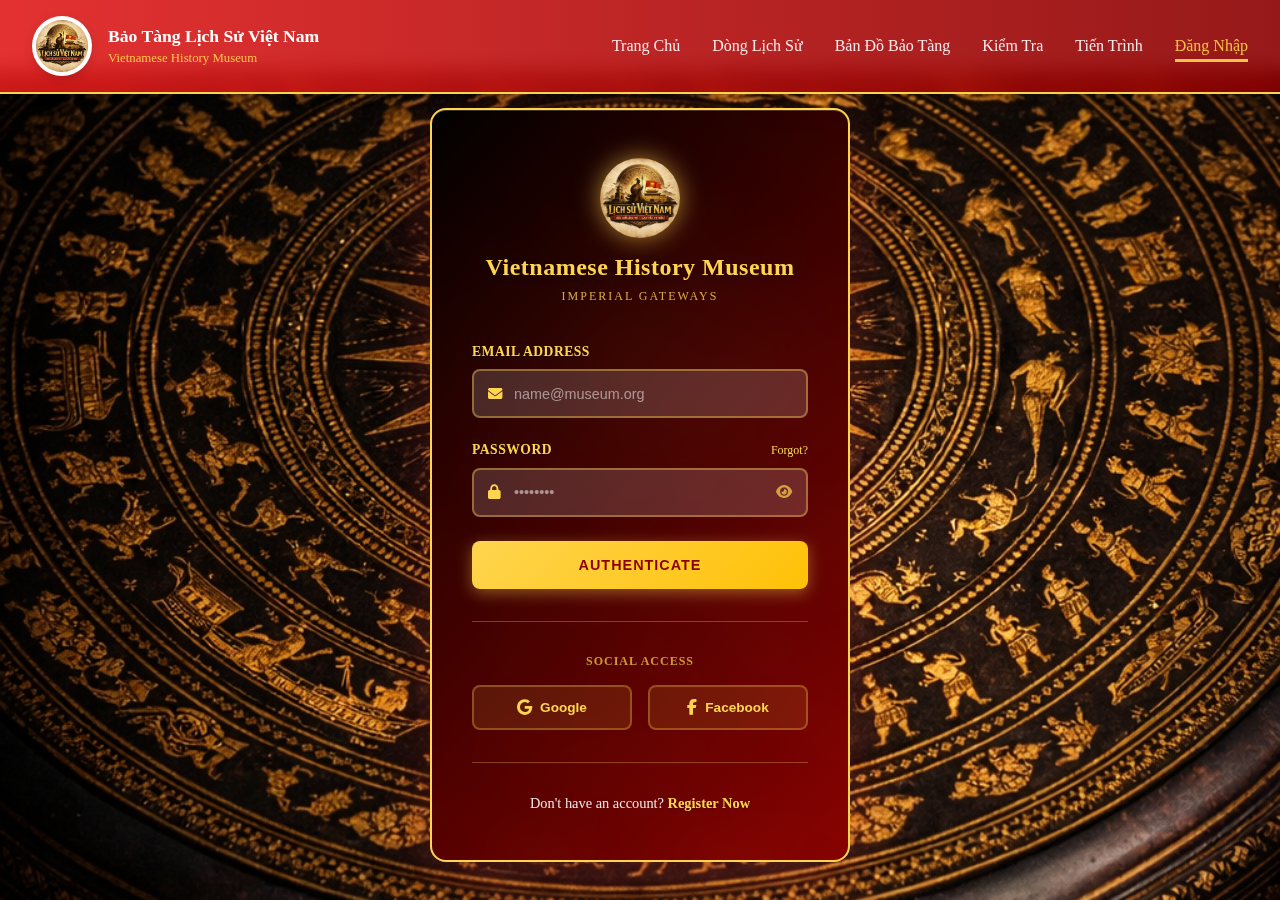
<file: pages/login.html>
<!DOCTYPE html>
<html lang="vi">
<head>
    <meta charset="UTF-8">
    <meta name="viewport" content="width=device-width, initial-scale=1.0">
    <title>Đăng Nhập - Bảo Tàng Lịch Sử Việt Nam</title>
    <link rel="stylesheet" href="https://cdnjs.cloudflare.com/ajax/libs/font-awesome/6.4.0/css/all.min.css">
    <link rel="stylesheet" href="../css/navbar.css">
    <link rel="stylesheet" href="../css/style.css">
    <link rel="stylesheet" href="../css/login.css">
</head>
<body class="login-page">
    <!-- Background with Image -->
    <div class="login-bg">
        <div class="bg-overlay"></div>
    </div>

    <div class="login-background"></div>
    <!-- Navbar -->
    <nav class="navbar navbar-overlay">
        <div class="nav-container">
            <div class="nav-logo" onclick="location.href='../index.html'" style="cursor:pointer;">
                <div class="logo-image">
                    <img src="../assets/images/z7466353692132_c4290ee6f126bd5eeb17054044c74d9d.jpg" alt="Logo VN">
                </div>
                <div class="logo-text">
                    <h1>Bảo Tàng Lịch Sử Việt Nam</h1>
                    <p>Vietnamese History Museum</p>
                </div>
            </div>
            <ul class="nav-menu">
                <li><a href="../index.html">Trang Chủ</a></li>
                <li><a href="timeline.html">Dòng Lịch Sử</a></li>
                <li><a href="map.html">Bản Đồ Bảo Tàng</a></li>
                <li><a href="quiz.html">Kiểm Tra</a></li>
                <li><a href="progress.html">Tiến Trình</a></li>
                <li><a href="login.html" class="active">Đăng Nhập</a></li>
            </ul>
        </div>
    </nav>

    <!-- Login Container -->
    <div class="login-container">
        <div class="login-box">
            <!-- Header -->
            <div class="login-header">
                <div class="logo-icon">
                    <img src="../assets/images/z7466353692132_c4290ee6f126bd5eeb17054044c74d9d.jpg" alt="Logo Museum">
                </div>
                <h2>Vietnamese History Museum</h2>
                <p>IMPERIAL GATEWAYS</p>
            </div>

            <!-- Login Form -->
            <form id="loginForm" class="login-form">
                <!-- Email Input -->
                <div class="form-group">
                    <label>Email Address</label>
                    <div class="input-wrapper">
                        <i class="fas fa-envelope"></i>
                        <input 
                            type="email" 
                            id="email" 
                            placeholder="name@museum.org"
                            required
                        >
                    </div>
                </div>

                <!-- Password Input -->
                <div class="form-group">
                    <div class="password-header">
                        <label>Password</label>
                        <a href="#" class="forgot-link">Forgot?</a>
                    </div>
                    <div class="input-wrapper">
                        <i class="fas fa-lock"></i>
                        <input 
                            type="password" 
                            id="password" 
                            placeholder="••••••••"
                            required
                        >
                        <i class="fas fa-eye toggle-pwd" onclick="togglePassword()"></i>
                    </div>
                </div>

                <!-- Authenticate Button -->
                <button type="submit" class="btn-authenticate">
                    AUTHENTICATE
                </button>
            </form>

            <!-- Social Access -->
            <div class="social-section">
                <p class="social-label">SOCIAL ACCESS</p>
                <div class="social-buttons">
                    <button type="button" class="btn-social btn-google" onclick="loginGoogle()">
                        <i class="fab fa-google"></i>
                        <span>Google</span>
                    </button>
                    <button type="button" class="btn-social btn-facebook" onclick="loginFacebook()">
                        <i class="fab fa-facebook-f"></i>
                        <span>Facebook</span>
                    </button>
                </div>
            </div>

            <!-- Register Link -->
            <div class="register-section">
                <p>Don't have an account? 
                   <a href="register.html" class="register-link">Register Now</a>
                </p>
            </div>
        </div>
    </div>

    <!-- Register Modal (Hidden by default) -->
    <div id="registerModal" class="modal hidden">
        <div class="modal-content">
            <div class="modal-header">
                <h2>Create Account</h2>
                <button class="close-btn" onclick="closeRegisterModal()">
                    <i class="fas fa-times"></i>
                </button>
            </div>

            <form id="registerForm" class="register-form">
                <div class="form-row">
                    <div class="form-group">
                        <label>First Name</label>
                        <input type="text" placeholder="First Name" required>
                    </div>
                    <div class="form-group">
                        <label>Last Name</label>
                        <input type="text" placeholder="Last Name" required>
                    </div>
                </div>

                <div class="form-group">
                    <label>Email</label>
                    <input type="email" placeholder="email@example.com" required>
                </div>

                <div class="form-group">
                    <label>Password</label>
                    <input type="password" placeholder="••••••••" required>
                </div>

                <div class="form-group">
                    <label>Confirm Password</label>
                    <input type="password" placeholder="••••••••" required>
                </div>

                <div class="checkbox-group">
                    <input type="checkbox" id="terms" required>
                    <label for="terms">I agree to the Terms and Conditions</label>
                </div>

                <button type="submit" class="btn-register">Create Account</button>
            </form>
        </div>
    </div>

    <script src="../js/navigation.js"></script>
    <script src="../js/login.js"></script>
</body>
</html>
</file>
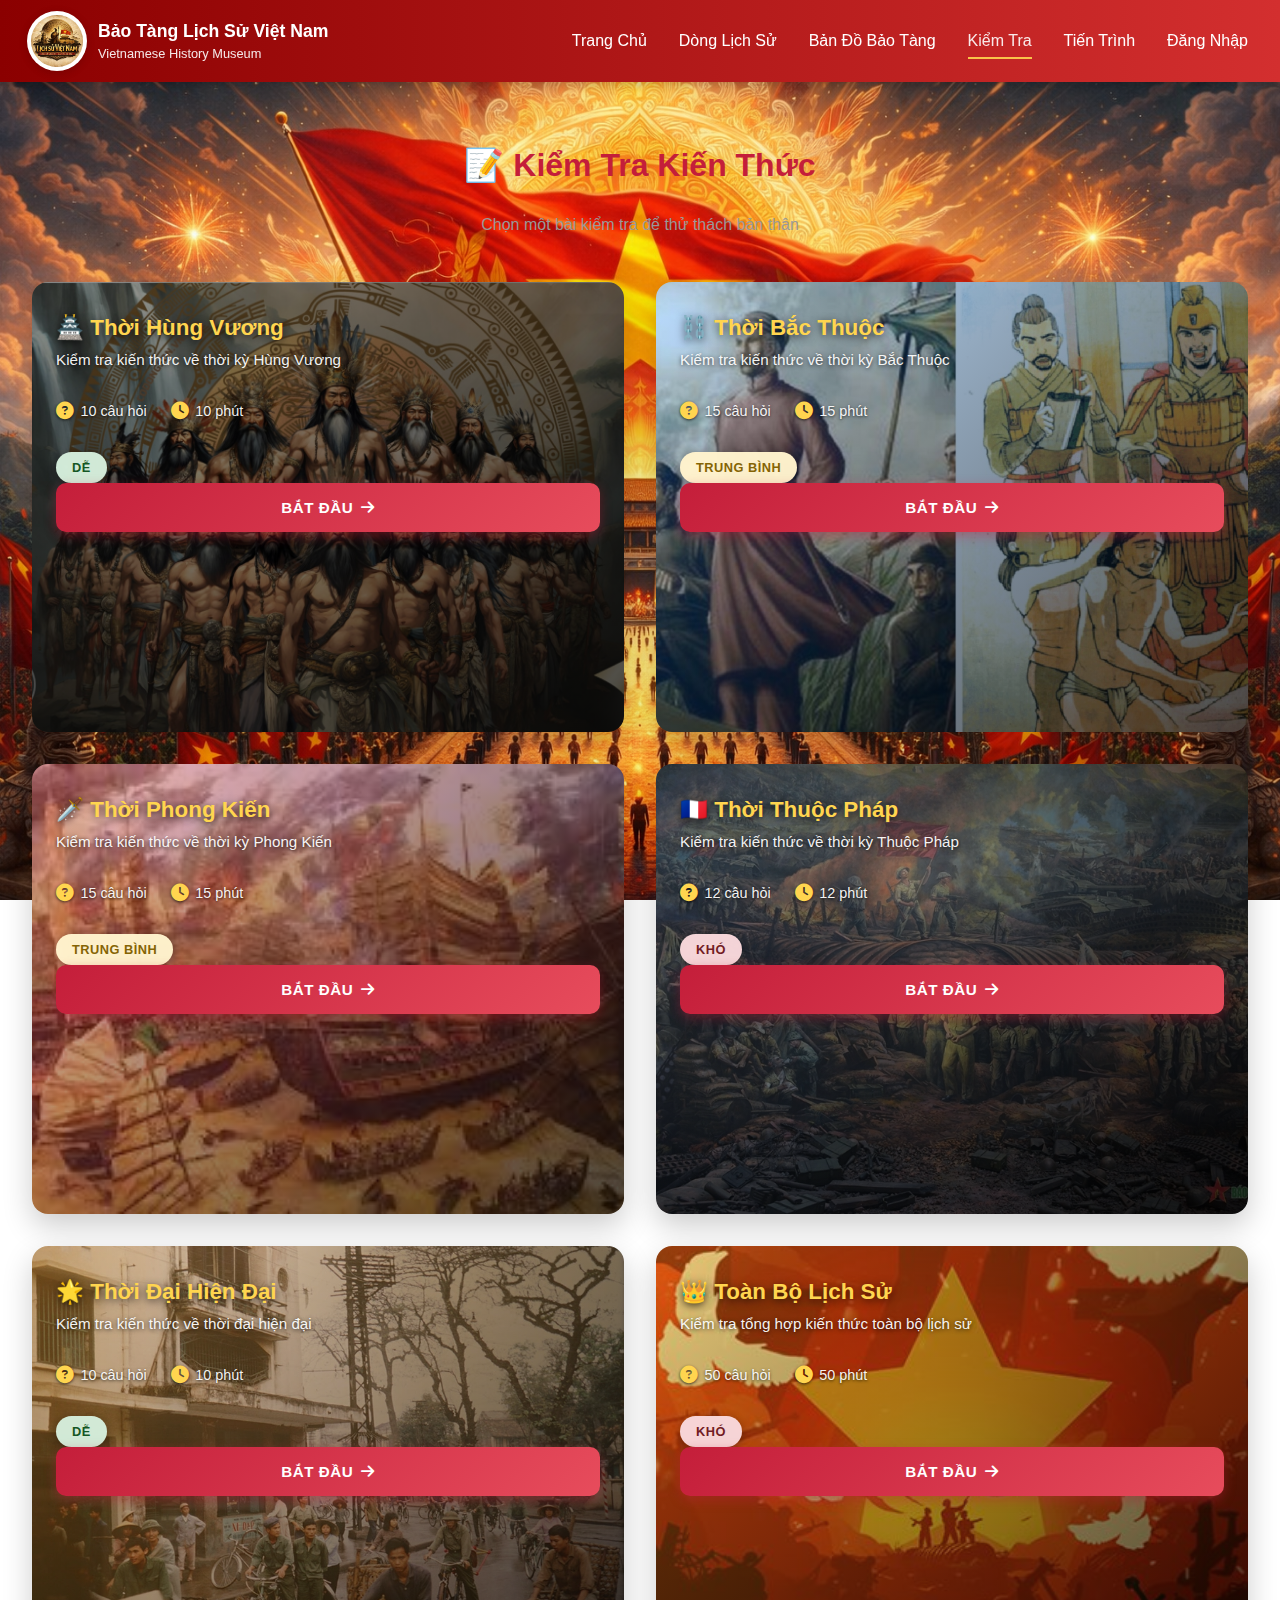
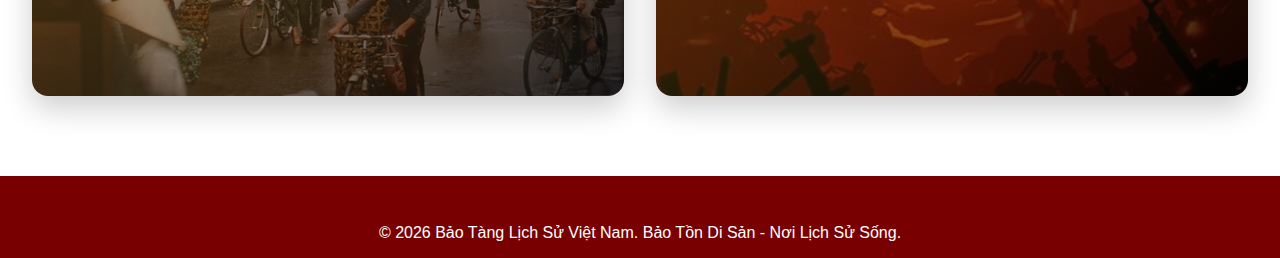
<file: pages/quiz.html>
<!DOCTYPE html>
<html lang="vi">
<head>
    <meta charset="UTF-8">
    <meta name="viewport" content="width=device-width, initial-scale=1.0">
    <title>Kiểm Tra - Bảo Tàng Lịch Sử Việt Nam</title>
    <link rel="stylesheet" href="https://cdnjs.cloudflare.com/ajax/libs/font-awesome/6.4.0/css/all.min.css">
    <link rel="stylesheet" href="../css/navbar.css">
    <link rel="stylesheet" href="../css/style.css">
    <link rel="stylesheet" href="../css/quizs.css">
</head>
<body>
    <!-- Navbar -->
    <nav class="navbar">
        <div class="nav-container">
           <div class="nav-logo" onclick="location.href='../index.html'"> 
                <span class="logo-circle">
                    <div class="logo-image">
                        <img src="../assets/images/z7466353692132_c4290ee6f126bd5eeb17054044c74d9d.jpg" alt="Logo VN">
                    </div>
                </span>

                 <div class="logo-text">
                 <h1>Bảo Tàng Lịch Sử Việt Nam</h1> 
                 <p>Vietnamese History Museum</p> 
                </div>
            </div>
            <ul class="nav-menu">
                <li><a href="../index.html">Trang Chủ</a></li>
                <li><a href="timeline.html">Dòng Lịch Sử</a></li>
                <li><a href="map.html">Bản Đồ Bảo Tàng</a></li>
                <li><a href="quiz.html" class="active">Kiểm Tra</a></li>
                <li><a href="progress.html">Tiến Trình</a></li>
                <li><a href="login.html">Đăng Nhập</a></li>
            </ul>
        </div>
    </nav>

    <div class="container">
        <h1 style="text-align: center; margin: 2rem 0; color: var(--primary);">📝 Kiểm Tra Kiến Thức</h1>
        <p style="text-align: center; color: var(--text-muted); margin-bottom: 3rem;">Chọn một bài kiểm tra để thử thách bản thân</p>

        <!-- Quiz Selection -->
         <!-- Thêm vào trong .question-section -->


        <div id="quizSelection" class="quiz-selection">
            <div class="quiz-card">
                <div class="quiz-content">
                    <h3>🏯 Thời Hùng Vương</h3>
                    <p>Kiểm tra kiến thức về thời kỳ Hùng Vương</p>
                    <div class="quiz-info">
                        <span><i class="fas fa-question-circle"></i> 10 câu hỏi</span>
                        <span><i class="fas fa-clock"></i> 10 phút</span>
                    </div>
                    <div class="quiz-difficulty">
                        <span class="difficulty easy">Dễ</span>
                    </div>
                    <button class="btn btn-quiz" onclick="startQuiz('hung-kings')">
                        Bắt Đầu
                        <i class="fas fa-arrow-right"></i>
                    </button>
                </div>
            </div>

            <div class="quiz-card">
                <div class="quiz-content">
                    <h3>⛓️ Thời Bắc Thuộc</h3>
                    <p>Kiểm tra kiến thức về thời kỳ Bắc Thuộc</p>
                    <div class="quiz-info">
                        <span><i class="fas fa-question-circle"></i> 15 câu hỏi</span>
                        <span><i class="fas fa-clock"></i> 15 phút</span>
                    </div>
                    <div class="quiz-difficulty">
                        <span class="difficulty medium">Trung Bình</span>
                    </div>
                    <button class="btn btn-quiz" onclick="startQuiz('bac-thuoc')">
                        Bắt Đầu
                        <i class="fas fa-arrow-right"></i>
                    </button>
                </div>
            </div>

            <div class="quiz-card">
                <div class="quiz-content">
                    <h3>🗡️ Thời Phong Kiến</h3>
                    <p>Kiểm tra kiến thức về thời kỳ Phong Kiến</p>
                    <div class="quiz-info">
                        <span><i class="fas fa-question-circle"></i> 15 câu hỏi</span>
                        <span><i class="fas fa-clock"></i> 15 phút</span>
                    </div>
                    <div class="quiz-difficulty">
                        <span class="difficulty medium">Trung Bình</span>
                    </div>
                    <button class="btn btn-quiz" onclick="startQuiz('phong-kien')">
                        Bắt Đầu
                        <i class="fas fa-arrow-right"></i>
                    </button>
                </div>
            </div>

            <div class="quiz-card">

                <div class="quiz-content">
                    <h3>🇫🇷 Thời Thuộc Pháp</h3>
                    <p>Kiểm tra kiến thức về thời kỳ Thuộc Pháp</p>
                    <div class="quiz-info">
                        <span><i class="fas fa-question-circle"></i> 12 câu hỏi</span>
                        <span><i class="fas fa-clock"></i> 12 phút</span>
                    </div>
                    <div class="quiz-difficulty">
                        <span class="difficulty hard">Khó</span>
                    </div>
                    <button class="btn btn-quiz" onclick="startQuiz('thuoc-phap')">
                        Bắt Đầu
                        <i class="fas fa-arrow-right"></i>
                    </button>
                </div>
            </div>

            <div class="quiz-card">

                <div class="quiz-content">
                    <h3>🌟 Thời Đại Hiện Đại</h3>
                    <p>Kiểm tra kiến thức về thời đại hiện đại</p>
                    <div class="quiz-info">
                        <span><i class="fas fa-question-circle"></i> 10 câu hỏi</span>
                        <span><i class="fas fa-clock"></i> 10 phút</span>
                    </div>
                    <div class="quiz-difficulty">
                        <span class="difficulty easy">Dễ</span>
                    </div>
                    <button class="btn btn-quiz" onclick="startQuiz('hien-dai')">
                        Bắt Đầu
                        <i class="fas fa-arrow-right"></i>
                    </button>
                </div>
            </div>

            <div class="quiz-card">
                <div class="quiz-content">
                    <h3>👑 Toàn Bộ Lịch Sử</h3>
                    <p>Kiểm tra tổng hợp kiến thức toàn bộ lịch sử</p>
                    <div class="quiz-info">
                        <span><i class="fas fa-question-circle"></i> 50 câu hỏi</span>
                        <span><i class="fas fa-clock"></i> 50 phút</span>
                    </div>
                    <div class="quiz-difficulty">
                        <span class="difficulty hard">Khó</span>
                    </div>
                    <button class="btn btn-quiz" onclick="startQuiz('all-history')">
                        Bắt Đầu
                        <i class="fas fa-arrow-right"></i>
                    </button>
                </div>
            </div>
        </div>

        <!-- Quiz Taking Interface -->
        <div id="quizInterface" class="quiz-interface hidden">
            <div class="quiz-header-bar">
                <div class="quiz-progress">
                    <div class="progress-info">
                        <h3 id="quizTitle">Quiz</h3>
                        <p id="quizQuestion">Câu hỏi</p>
                    </div>
                    <div class="progress-bar-container">
                        <div class="progress-bar">
                            <div id="progressFill" class="progress-fill"></div>
                        </div>
                        <span id="progressText">1/10</span>
                    </div>
                </div>
                <div class="quiz-timer">
                    <i class="fas fa-hourglass-end"></i>
                    <span id="timer">10:00</span>
                </div>
            </div>

            <div class="quiz-content-area">
                <div class="question-section">
                    <div class="question-number">Câu <span id="questionNumber">1</span>/10</div>
                    <h2 id="questionText" class="question-text">Đây là câu hỏi mẫu?</h2>
                    <div class="question-visual" id="questionVisual"></div>
                </div>

                <div class="answers-section" id="answersSection">
                    <!-- Answers will be inserted here -->
                </div>

                <div class="hint-section">
                    <button class="btn btn-hint" id="hintBtn">
                        <i class="fas fa-lightbulb"></i> SỬ DỤNG GỢI Ý
                    </button>
                </div>

                <div class="quiz-actions">
                    <button class="btn btn-secondary" onclick="previousQuestion()">
                        <i class="fas fa-chevron-left"></i> Câu Trước
                    </button>
                    <button class="btn btn-primary" id="nextBtn" onclick="nextQuestion()">
                        Câu Tiếp <i class="fas fa-chevron-right"></i>
                    </button>
                </div>
            </div>
        </div>

        <!-- Quiz Results -->
        <div id="quizResults" class="quiz-results hidden">
            <div class="results-container">
                <div class="result-header">
                    <i class="fas fa-check-circle"></i>
                    <h2>Kết Quả Kiểm Tra</h2>
                </div>

                <div class="score-display">
                    <div class="score-circle">
                        <div class="score-number" id="scoreNumber">85</div>
                        <div class="score-label">/100</div>
                    </div>
                    <div class="score-feedback">
                        <h3 id="scoreTitle">Tuyệt Vời!</h3>
                        <p id="scoreMessage">Bạn đã trả lời đúng 8/10 câu hỏi</p>
                    </div>
                </div>

                <div class="results-stats">
                    <div class="stat-item">
                        <i class="fas fa-check"></i>
                        <div>
                            <div class="stat-value" id="correctAnswers">8</div>
                            <div class="stat-label">Câu Đúng</div>
                        </div>
                    </div>
                    <div class="stat-item">
                        <i class="fas fa-times"></i>
                        <div>
                            <div class="stat-value" id="wrongAnswers">2</div>
                            <div class="stat-label">Câu Sai</div>
                        </div>
                    </div>
                    <div class="stat-item">
                        <i class="fas fa-clock"></i>
                        <div>
                            <div class="stat-value" id="timeSpent">8:32</div>
                            <div class="stat-label">Thời Gian</div>
                        </div>
                    </div>
                </div>

                <div class="results-details">
                    <h3>Chi Tiết Câu Trả Lời</h3>
                    <div id="detailsList" class="details-list">
                        <!-- Details will be inserted here -->
                    </div>
                </div>

                <div class="results-actions">
                    <button class="btn btn-secondary" onclick="backToSelection()">
                        <i class="fas fa-arrow-left"></i> Chọn Kiểm Tra Khác
                    </button>
                    <button class="btn btn-primary" onclick="retakeQuiz()">
                        <i class="fas fa-redo"></i> Làm Lại
                    </button>
                    <a href="progress.html" class="btn btn-outline">
                        <i class="fas fa-chart-line"></i> Xem Thống Kê
                    </a>
                </div>
            </div>
        </div>
    </div>
    
    <!-- ...existing code... -->

   <!-- ...existing code... -->

   <!-- ...existing code... -->
<!-- ...existing code... -->
<!-- ...existing code... -->

    <footer style="text-align: center; align-items: center;">
        <p>&copy; 2026 Bảo Tàng Lịch Sử Việt Nam. Bảo Tồn Di Sản - Nơi Lịch Sử Sống.</p>
    </footer>

    <script src="../js/navigation.js"></script>
    <script>
        // Chuyển sang trang làm bài khi click Bắt Đầu
        function startQuiz(quizType) {
            localStorage.setItem('currentQuizType', quizType);
            window.location.href = 'quizs/quizs.html';
        }
    </script>
</body>
</html>
</file>
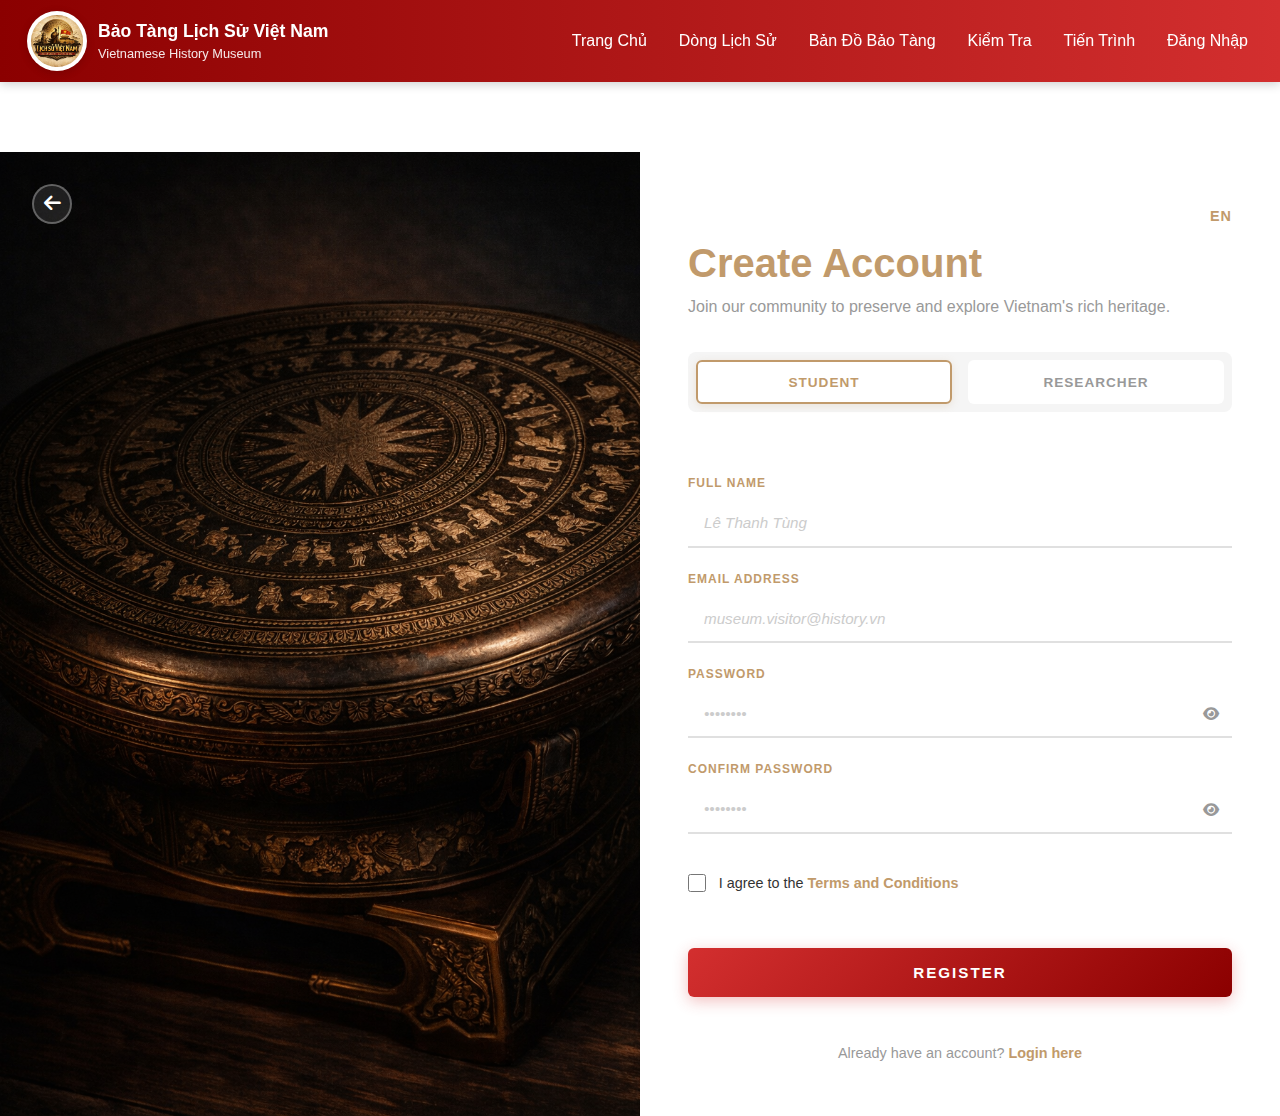
<file: pages/register.html>
<!DOCTYPE html>
<html lang="vi">
<head>
    <meta charset="UTF-8">
    <meta name="viewport" content="width=device-width, initial-scale=1.0">
    <title>Đăng Ký - Bảo Tàng Lịch Sử Việt Nam</title>
    <link rel="stylesheet" href="https://cdnjs.cloudflare.com/ajax/libs/font-awesome/6.4.0/css/all.min.css">
    <link rel="stylesheet" href="../css/navbar.css">
    <link rel="stylesheet" href="../css/style.css">
    <link rel="stylesheet" href="../css/register.css">
</head>
<body class="register-page">
    <!-- Navbar -->
    <nav class="navbar">
        <div class="nav-container">
           <div class="nav-logo" onclick="location.href='../index.html'"> 
                <span class="logo-circle">
                    <div class="logo-image">
                        <img src="../assets/images/z7466353692132_c4290ee6f126bd5eeb17054044c74d9d.jpg" alt="Logo VN">
                    </div>
                </span>

                 <div class="logo-text">
                 <h1>Bảo Tàng Lịch Sử Việt Nam</h1> 
                 <p>Vietnamese History Museum</p> 
                </div>
            </div>
            <ul class="nav-menu">
                <li><a href="../index.html">Trang Chủ</a></li>
                <li><a href="timeline.html">Dòng Lịch Sử</a></li>
                <li><a href="map.html">Bản Đồ Bảo Tàng</a></li>
                <li><a href="quiz.html">Kiểm Tra</a></li>
                <li><a href="progress.html">Tiến Trình</a></li>
                <li><a href="login.html">Đăng Nhập</a></li>
            </ul>
        </div>
    </nav>

    <!-- Register Container -->
    <div class="register-container">
        <!-- Left Side - Image -->
        <div class="register-left">
            <a href="login.html" class="back-btn">
                <i class="fas fa-arrow-left"></i>
            </a>
            <div class="register-image">
                <img src="../assets/images/e9bd88f5-e8d5-44b2-8832-c2e7c81fa0d0.png" alt="Museum">
            </div>
        </div>

        <!-- Right Side - Form -->
        <div class="register-right">
            <div class="register-header">
                <div class="language-selector">
                    <span class="lang-active">EN</span>
                </div>
                
                <h1 class="register-title">Create Account</h1>
                <p class="register-subtitle">Join our community to preserve and explore Vietnam's rich heritage.</p>

                <!-- Role Selection -->
                <div class="role-selector">
                    <button class="role-btn active" onclick="selectRole(this, 'student')">
                        STUDENT
                    </button>
                    <button class="role-btn" onclick="selectRole(this, 'researcher')">
                        RESEARCHER
                    </button>
                </div>
            </div>

            <!-- Register Form -->
            <form id="registerForm" class="register-form">
                <!-- Full Name -->
                <div class="form-group">
                    <label class="form-label">FULL NAME</label>
                    <input 
                        type="text" 
                        class="form-input" 
                        placeholder="Lê Thanh Tùng"
                        required
                    >
                </div>

                <!-- Email -->
                <div class="form-group">
                    <label class="form-label">EMAIL ADDRESS</label>
                    <input 
                        type="email" 
                        class="form-input" 
                        placeholder="museum.visitor@history.vn"
                        required
                    >
                </div>

                <!-- Password -->
                <div class="form-group">
                    <label class="form-label">PASSWORD</label>
                    <div class="password-input-wrapper">
                        <input 
                            type="password" 
                            id="password"
                            class="form-input" 
                            placeholder="••••••••"
                            required
                        >
                        <i class="fas fa-eye toggle-password" onclick="togglePasswordVisibility()"></i>
                    </div>
                </div>

                <!-- Confirm Password -->
                <div class="form-group">
                    <label class="form-label">CONFIRM PASSWORD</label>
                    <div class="password-input-wrapper">
                        <input 
                            type="password" 
                            id="confirm-password"
                            class="form-input" 
                            placeholder="••••••••"
                            required
                        >
                        <i class="fas fa-eye toggle-password" onclick="toggleConfirmPasswordVisibility()"></i>
                    </div>
                </div>

                <!-- Terms Checkbox -->
                <div class="checkbox-group">
                    <input type="checkbox" id="terms" required>
                    <label for="terms" class="checkbox-label">
                        I agree to the <a href="#" class="link">Terms and Conditions</a>
                    </label>
                </div>

                <!-- Register Button -->
                <button type="submit" class="btn-register">
                    REGISTER
                </button>

                <!-- Login Link -->
                <p class="login-link">
                    Already have an account? <a href="login.html">Login here</a>
                </p>
            </form>
        </div>
    </div>

    <script src="../js/register.js"></script>
</body>
</html>
</file>
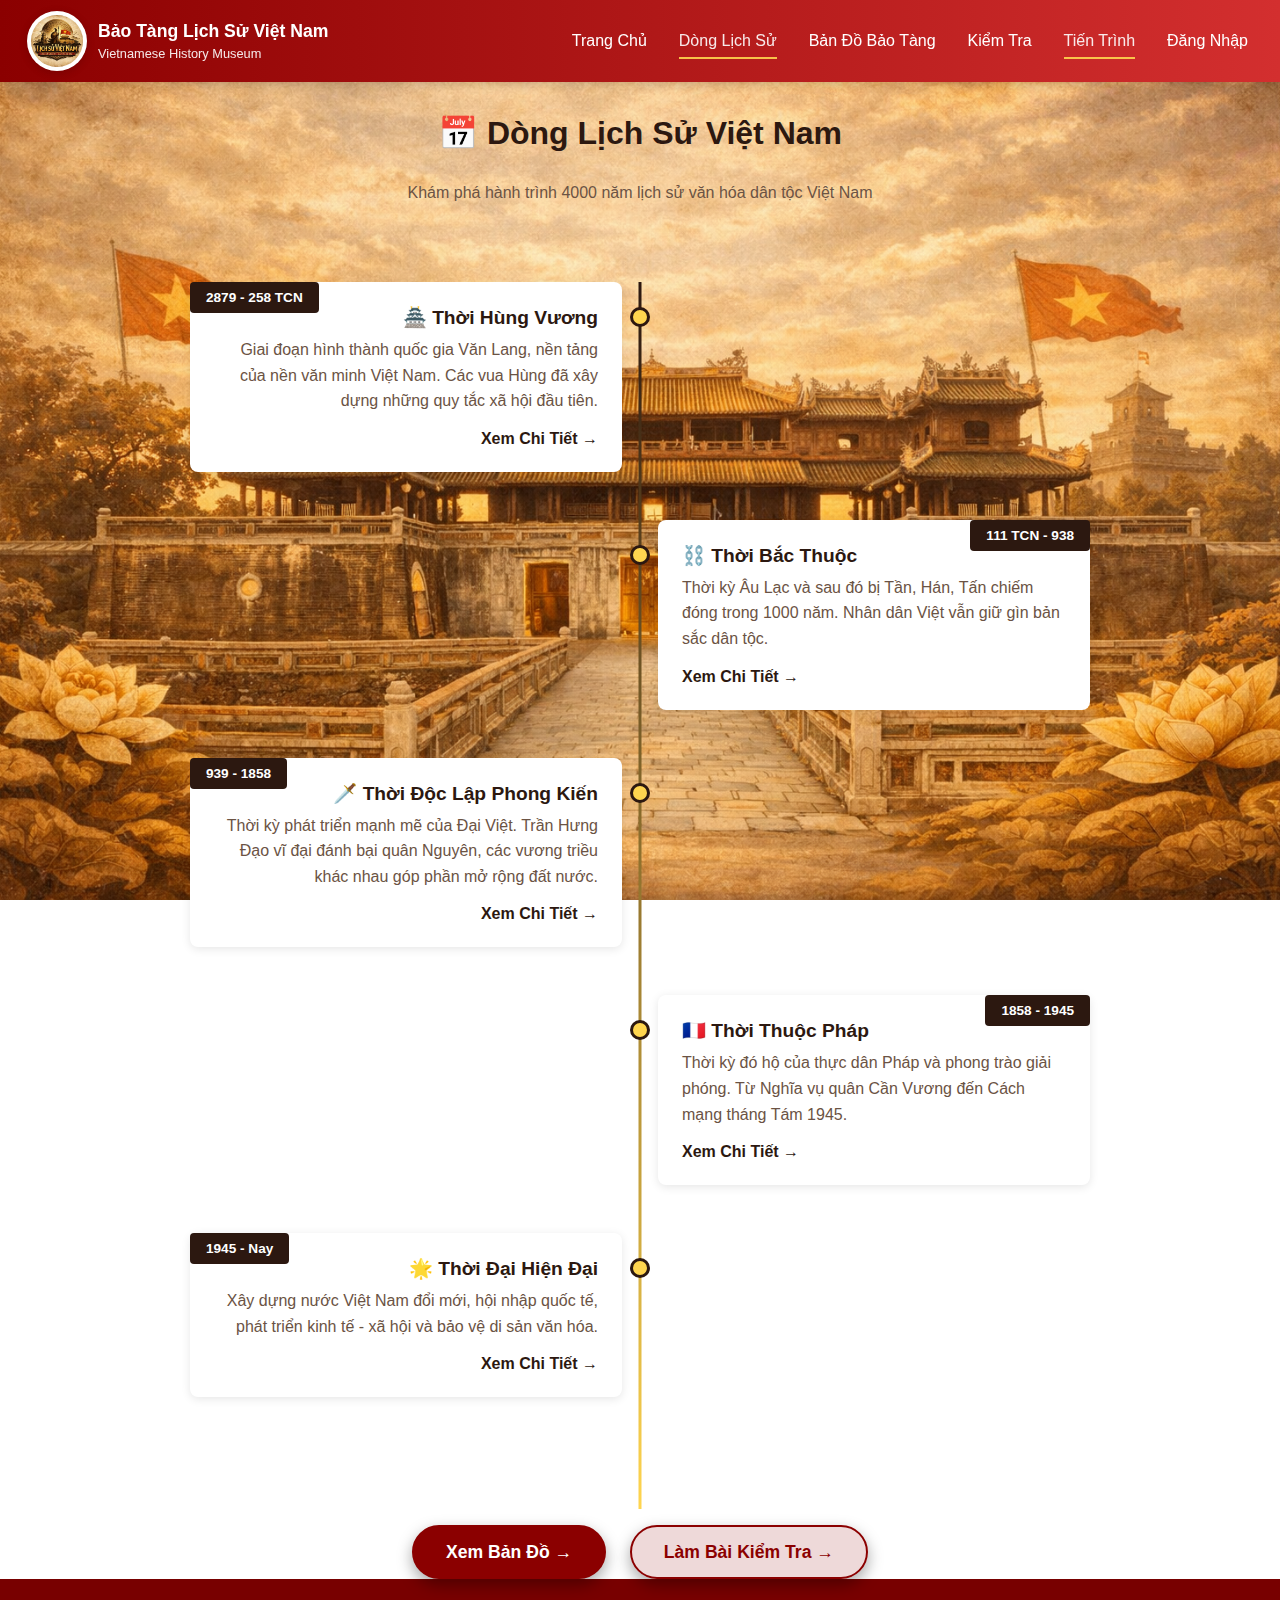
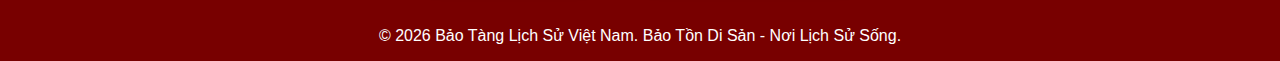
<file: pages/timeline.html>
<!DOCTYPE html>
<html lang="vi">
<head>
    <meta charset="UTF-8">
    <meta name="viewport" content="width=device-width, initial-scale=1.0">
    <title>Dòng Lịch Sử - Bảo Tàng Lịch Sử Việt Nam</title>
    <link rel="stylesheet" href="https://cdnjs.cloudflare.com/ajax/libs/font-awesome/6.4.0/css/all.min.css">
    <link rel="stylesheet" href="../css/navbar.css">
    <link rel="stylesheet" href="../css/style.css">
    <link rel="stylesheet" href="../css/timeline.css">
</head>
<body>
    <!-- Navbar -->
    <nav class="navbar">
        <div class="nav-container">
           <div class="nav-logo" onclick="location.href='../index.html'"> 
                <span class="logo-circle">
                    <div class="logo-image">
                        <img src="../assets/images/z7466353692132_c4290ee6f126bd5eeb17054044c74d9d.jpg" alt="Logo VN">
                    </div>
                </span>
                 <div class="logo-text">
                 <h1>Bảo Tàng Lịch Sử Việt Nam</h1> 
                 <p>Vietnamese History Museum</p> 
                </div>
            </div>
            <ul class="nav-menu">
                <li><a href="../index.html">Trang Chủ</a></li>
                <li><a href="timeline.html">Dòng Lịch Sử</a></li>
                <li><a href="map.html">Bản Đồ Bảo Tàng</a></li>
                <li><a href="quiz.html">Kiểm Tra</a></li>
                <li><a href="progress.html" class="active">Tiến Trình</a></li>
                <li><a href="login.html">Đăng Nhập</a></li>
            </ul>
        </div>
    </nav>

    <div class="container">
        <h1 style="text-align: center; margin: 2rem 0; color: var(--primary);">📅 Dòng Lịch Sử Việt Nam</h1>
        <p style="text-align: center; color: var(--text-muted); margin-bottom: 3rem;">Khám phá hành trình 4000 năm lịch sử văn hóa dân tộc Việt Nam</p>

        <div class="timeline">
            <div class="timeline-item">
                <div class="timeline-badge">2879 - 258 TCN</div>
                <div class="timeline-dot"></div>
                <div class="timeline-content">
                    <h3>🏯 Thời Hùng Vương</h3>
                    <p>Giai đoạn hình thành quốc gia Văn Lang, nền tảng của nền văn minh Việt Nam. Các vua Hùng đã xây dựng những quy tắc xã hội đầu tiên.</p>
                    <a href="../pages/periods/hung-kings.html" class="timeline-link">Xem Chi Tiết →</a>
                </div>
            </div>

            <div class="timeline-item">
                <div class="timeline-badge">111 TCN - 938</div>
                <div class="timeline-dot"></div>
                <div class="timeline-content">
                    <h3>⛓️ Thời Bắc Thuộc</h3>
                    <p>Thời kỳ Âu Lạc và sau đó bị Tần, Hán, Tấn chiếm đóng trong 1000 năm. Nhân dân Việt vẫn giữ gìn bản sắc dân tộc.</p>
                    <a href="../pages/periods/bac-thuoc.html" class="timeline-link">Xem Chi Tiết →</a>
                </div>
            </div>

            <div class="timeline-item">
                <div class="timeline-badge">939 - 1858</div>
                <div class="timeline-dot"></div>
                <div class="timeline-content">
                    <h3>🗡️ Thời Độc Lập Phong Kiến</h3>
                    <p>Thời kỳ phát triển mạnh mẽ của Đại Việt. Trần Hưng Đạo vĩ đại đánh bại quân Nguyên, các vương triều khác nhau góp phần mở rộng đất nước.</p>
                    <a href="../pages/periods/phong-kien.html" class="timeline-link">Xem Chi Tiết →</a>
                </div>
            </div>

            <div class="timeline-item">
                <div class="timeline-badge">1858 - 1945</div>
                <div class="timeline-dot"></div>
                <div class="timeline-content">
                    <h3>🇫🇷 Thời Thuộc Pháp</h3>
                    <p>Thời kỳ đó hộ của thực dân Pháp và phong trào giải phóng. Từ Nghĩa vụ quân Cần Vương đến Cách mạng tháng Tám 1945.</p>
                    <a href="../pages/periods/le-nguyen.html" class="timeline-link">Xem Chi Tiết →</a>
                </div>
            </div>

            <div class="timeline-item">
                <div class="timeline-badge">1945 - Nay</div>
                <div class="timeline-dot"></div>
                <div class="timeline-content">
                    <h3>🌟 Thời Đại Hiện Đại</h3>
                    <p>Xây dựng nước Việt Nam đổi mới, hội nhập quốc tế, phát triển kinh tế - xã hội và bảo vệ di sản văn hóa.</p>
                    <a href="../pages/periods/hien-dai.html" class="timeline-link">Xem Chi Tiết →</a>
                </div>
            </div>
        </div>

        <div class="action-buttons">
            <a href="map.html" class="btn btn-solid">Xem Bản Đồ →</a>
            <a href="quiz.html" class="btn btn-solid btn-light">Làm Bài Kiểm Tra →</a>
        </div>
    </div>

    <footer style="text-align: center;align-items: center;">
        <p>&copy; 2026 Bảo Tàng Lịch Sử Việt Nam. Bảo Tồn Di Sản - Nơi Lịch Sử Sống.</p>
    </footer>

    <script src="../js/navigation.js"></script>
</body>
</html>
</file>
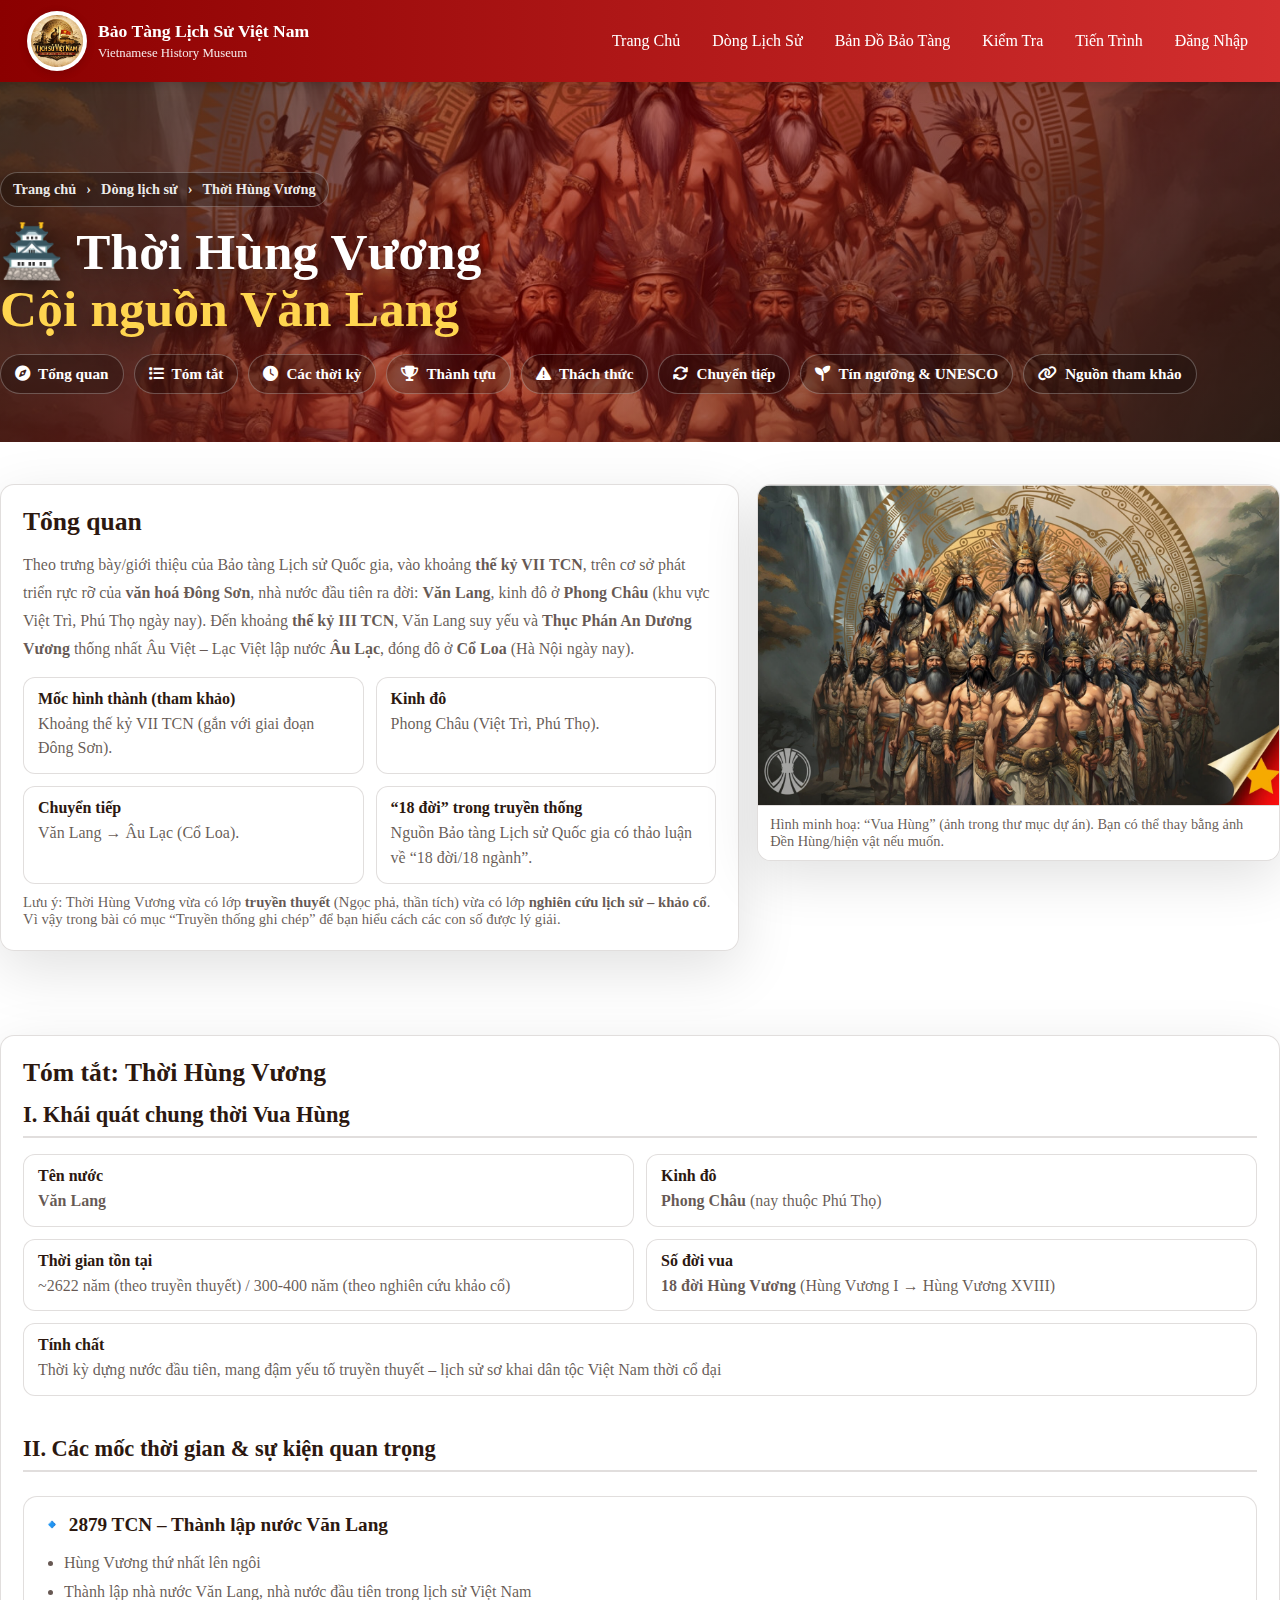
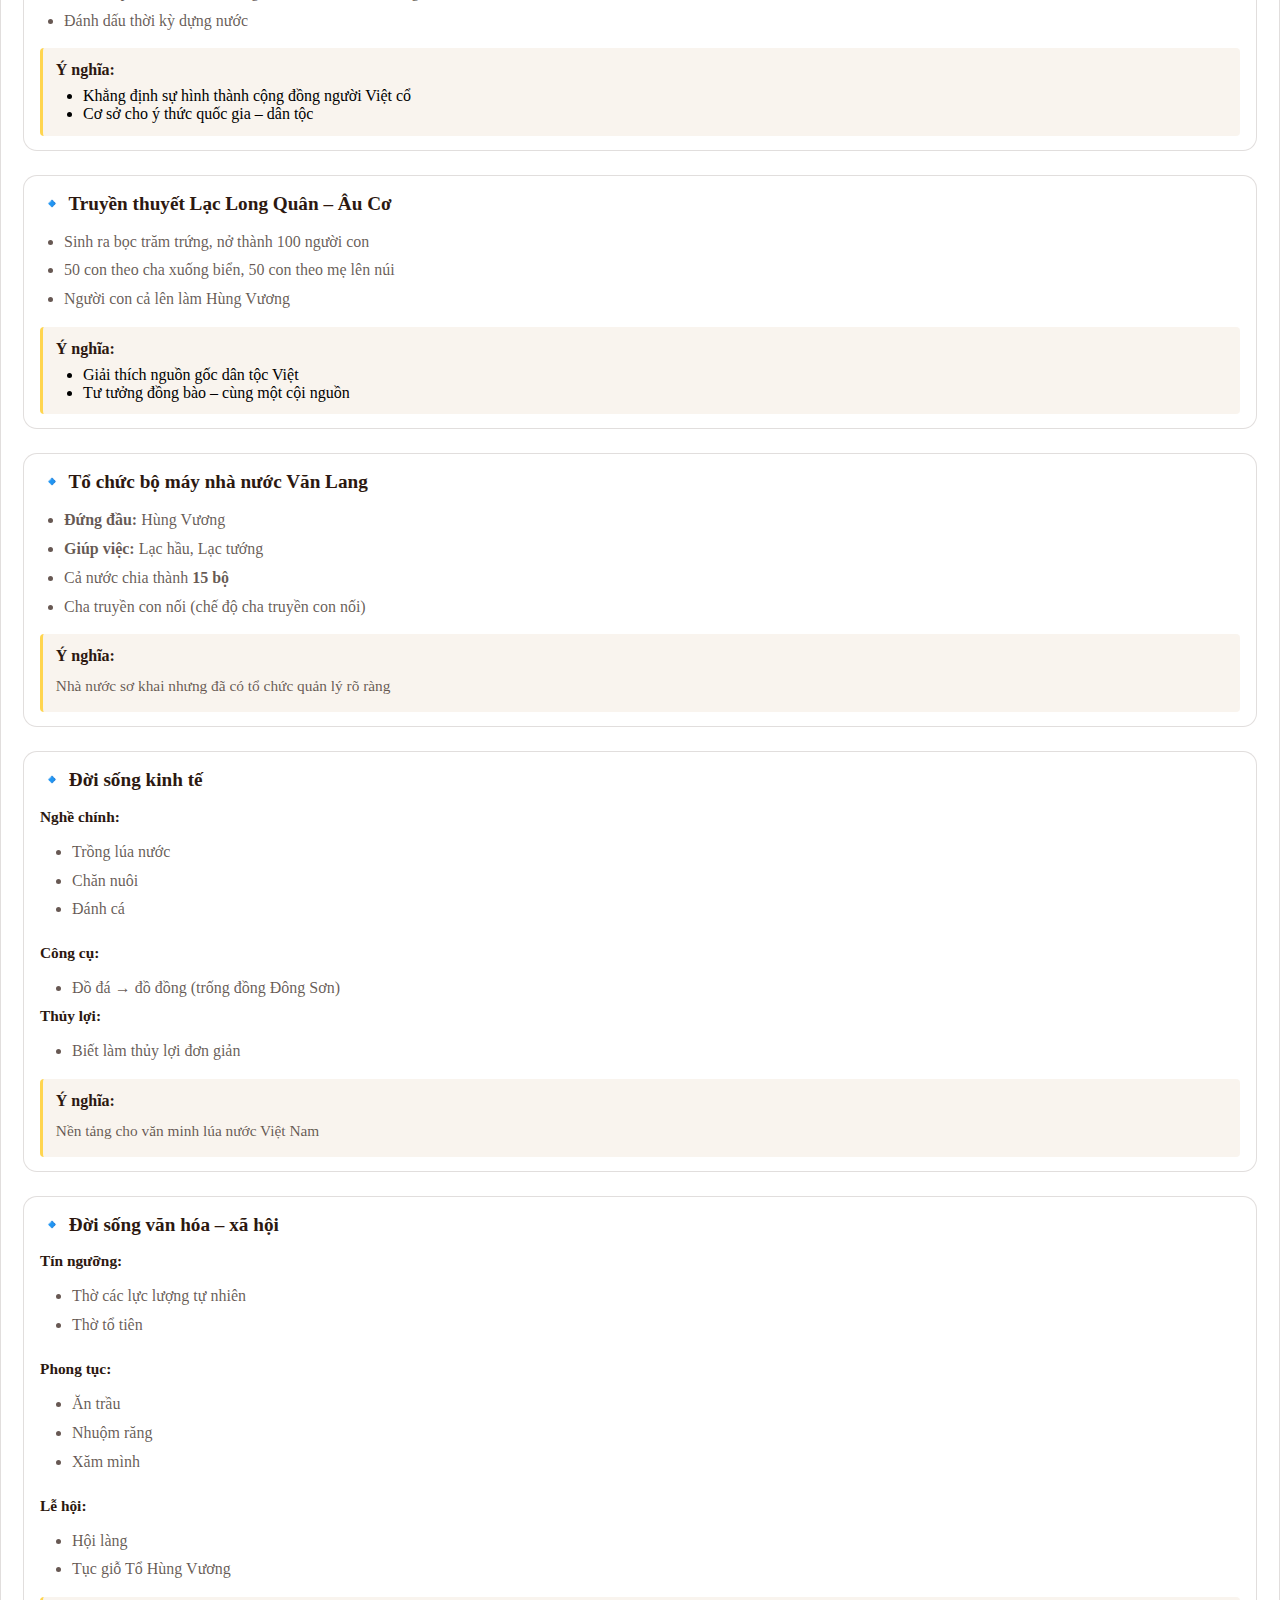
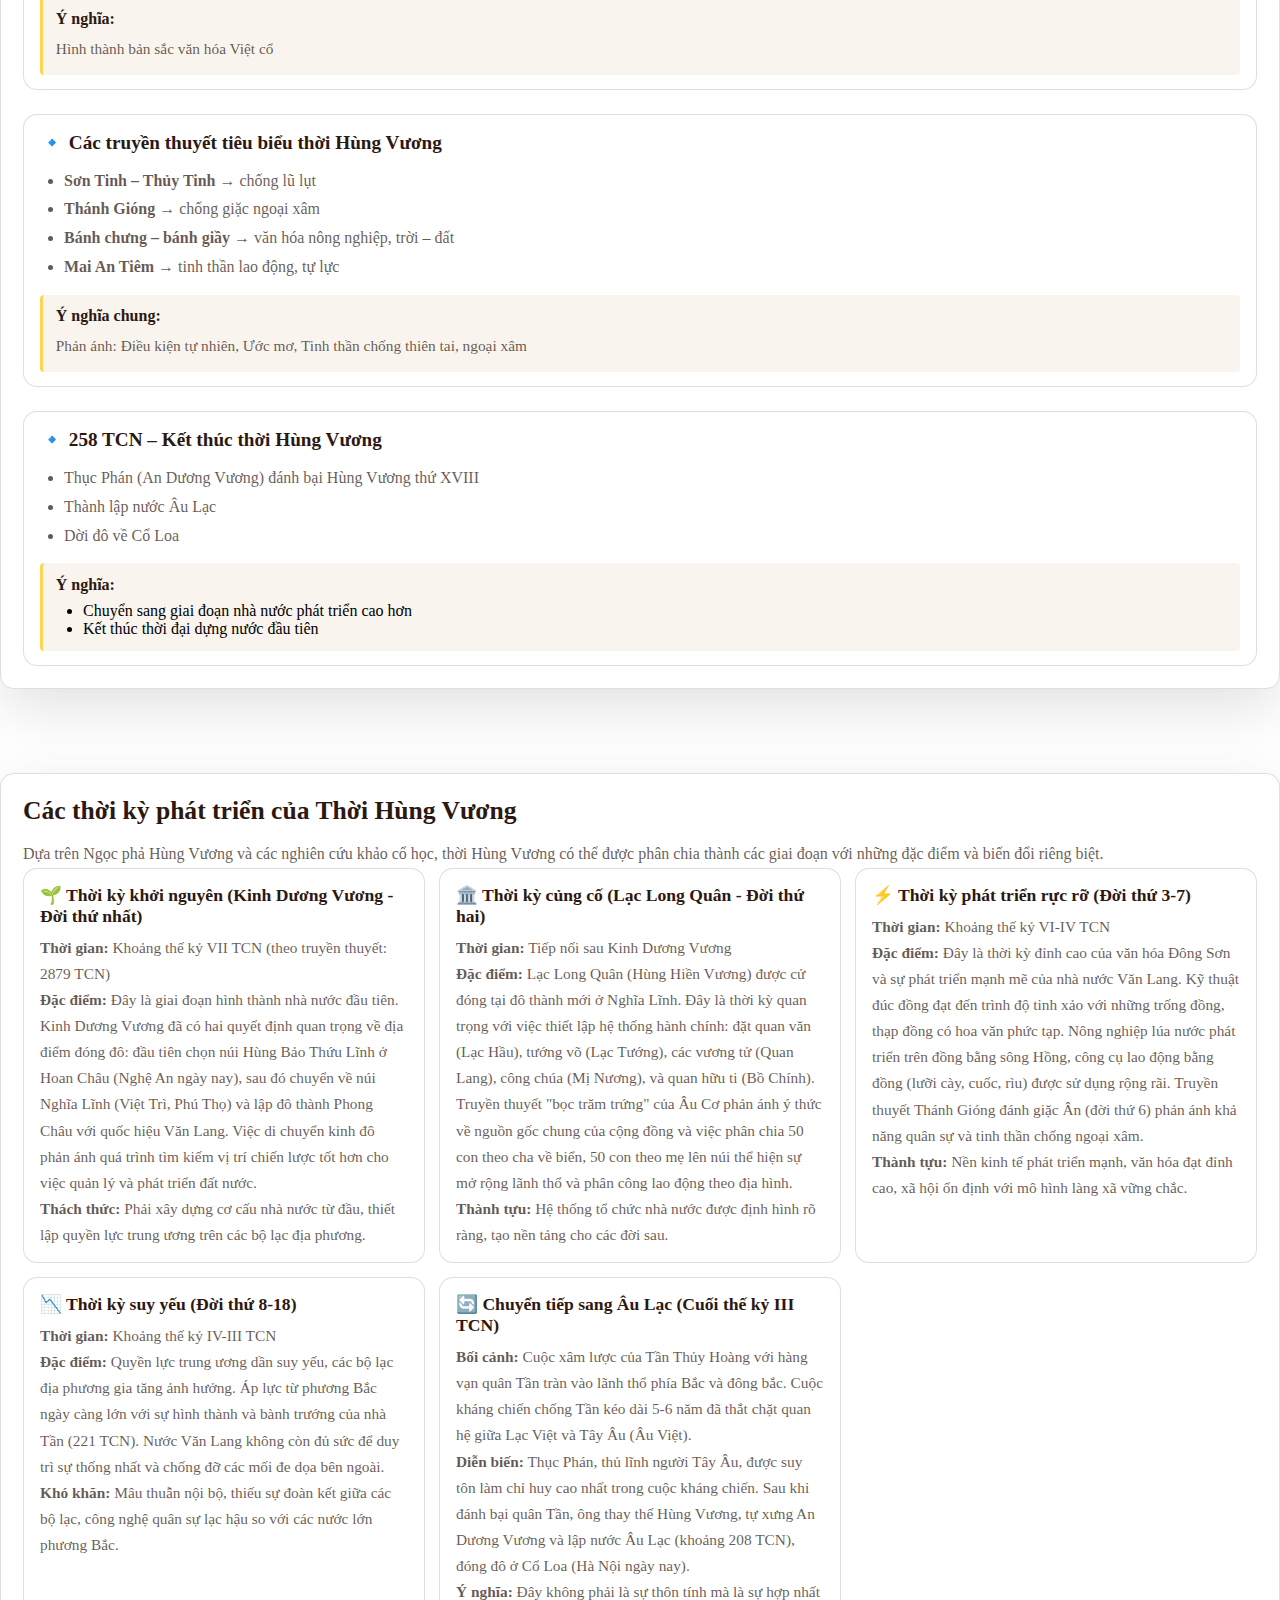
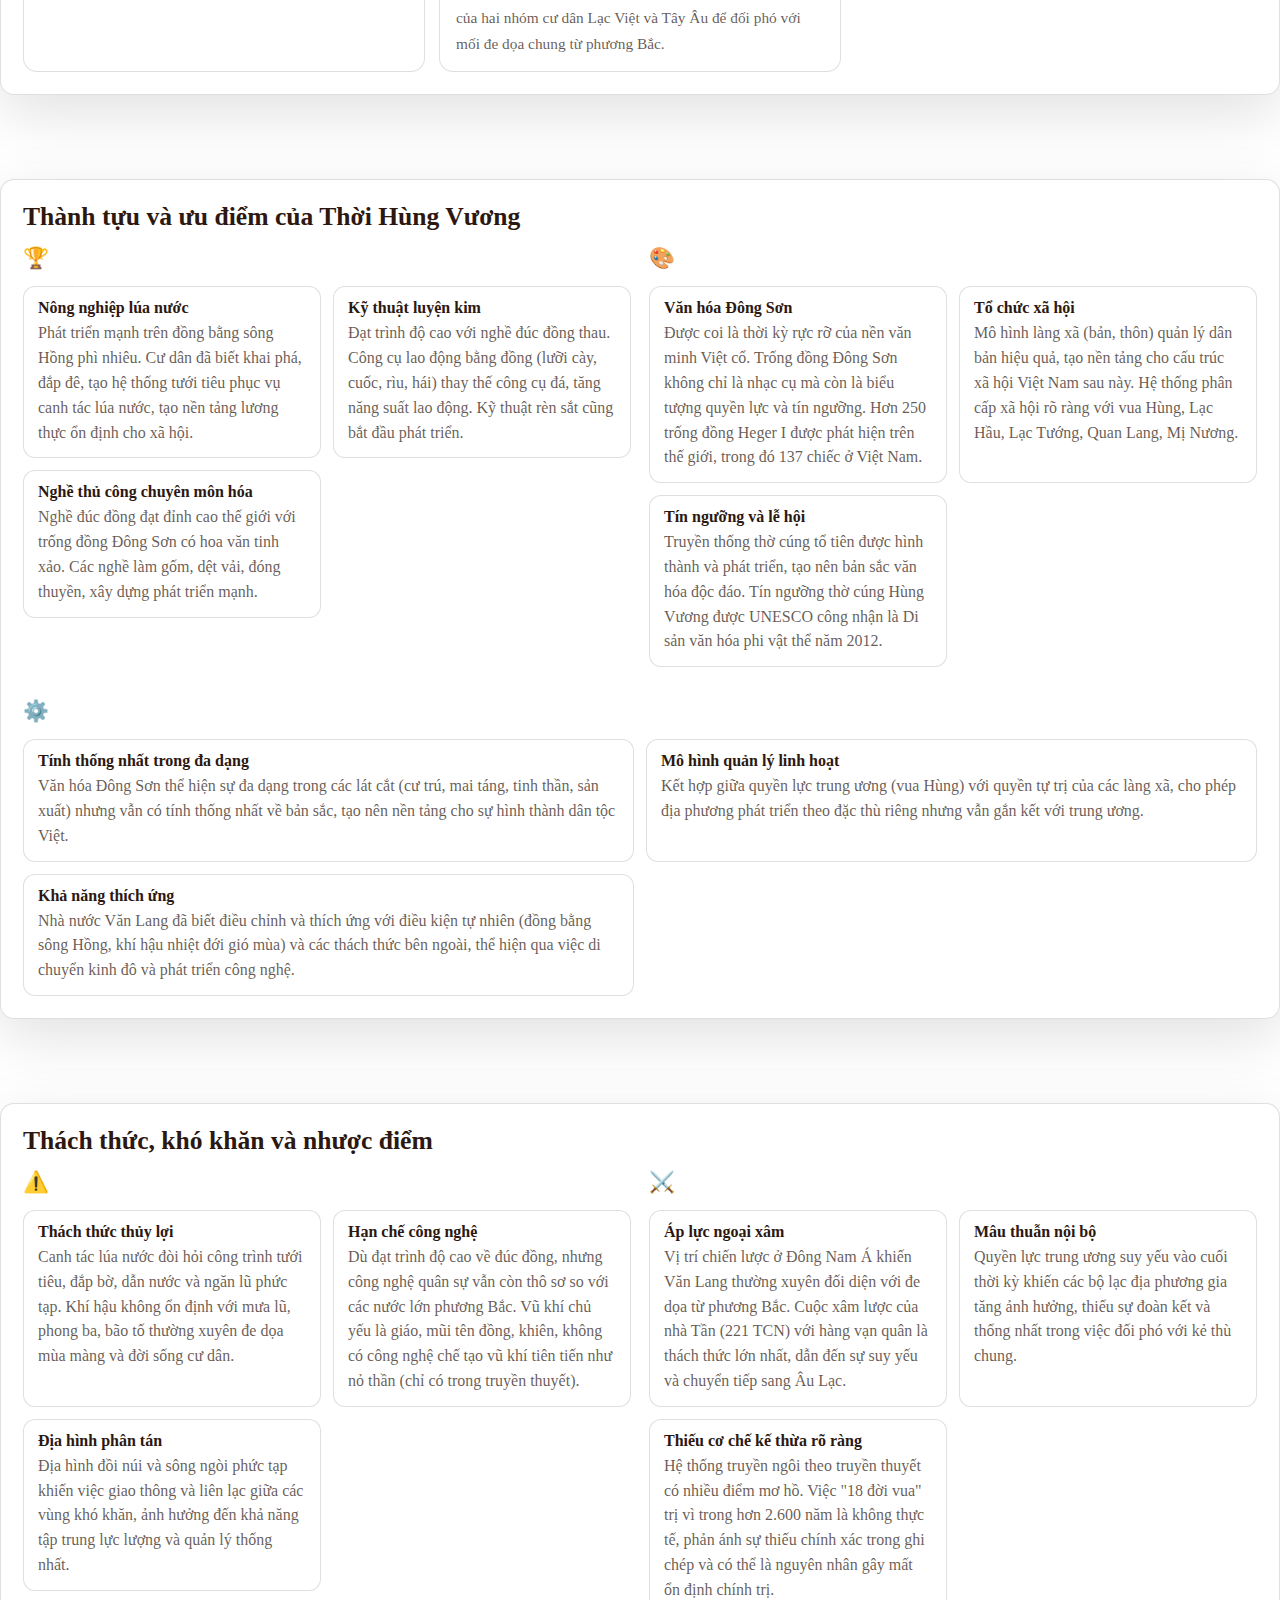
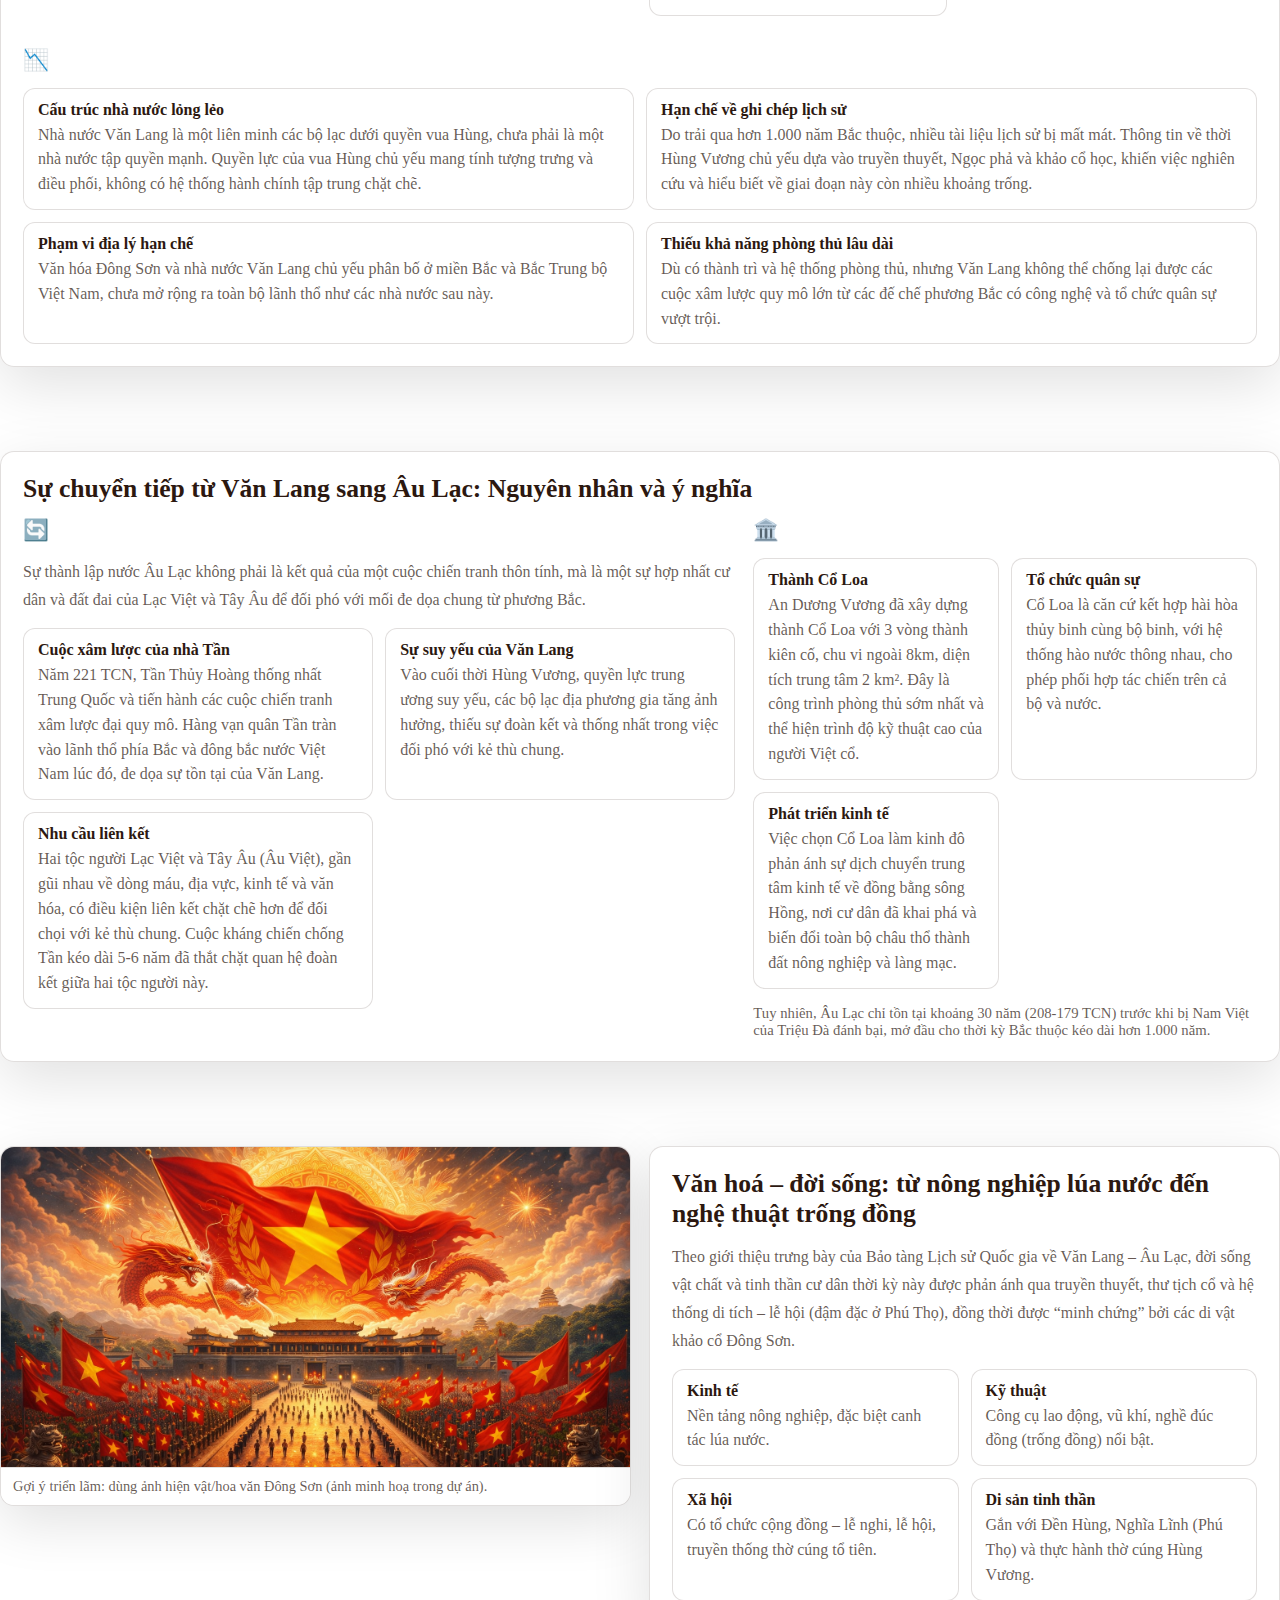
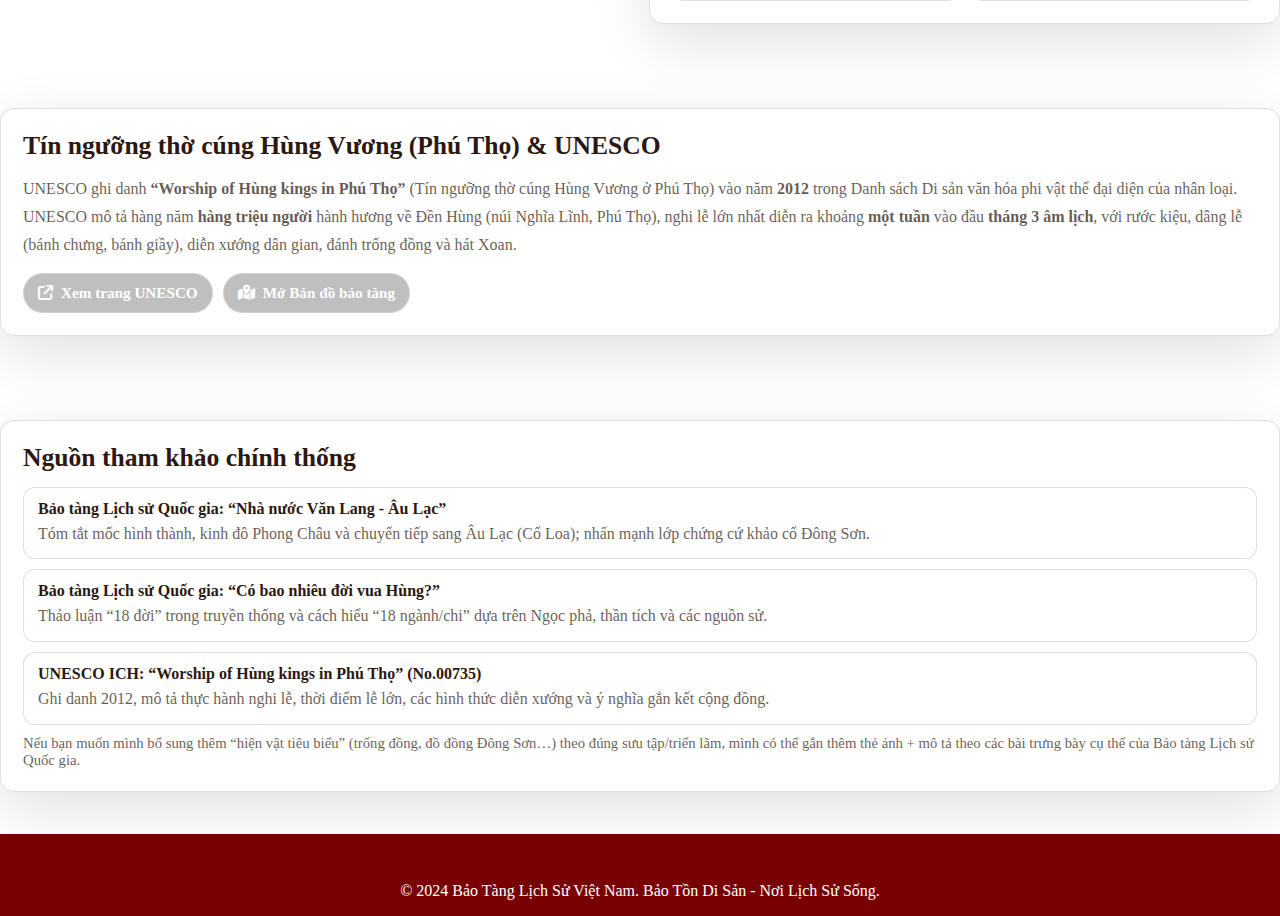
<file: pages/periods/hung-kings.html>
<!DOCTYPE html>
<html lang="vi">
<head>
    <meta charset="UTF-8" />
    <meta name="viewport" content="width=device-width, initial-scale=1.0" />
    <title>Thời Hùng Vương - Bảo Tàng Lịch Sử Việt Nam</title>
    <link rel="stylesheet" href="https://cdnjs.cloudflare.com/ajax/libs/font-awesome/6.4.0/css/all.min.css">
    <link rel="stylesheet" href="../../css/navbar.css">
    <link rel="stylesheet" href="../../css/style.css">
    <link rel="stylesheet" href="../../css/hung-kings.css">
</head>
<body>
    <!-- Navbar -->
    <nav class="navbar">
        <div class="nav-container">
            <div class="nav-logo" onclick="location.href='../../index.html'">
                <span class="logo-circle">
                    <div class="logo-image">
                        <img src="../../assets/images/z7466353692132_c4290ee6f126bd5eeb17054044c74d9d.jpg" alt="Logo VN">
                    </div>
                </span>
                <div class="logo-text">
                    <h1>Bảo Tàng Lịch Sử Việt Nam</h1>
                    <p>Vietnamese History Museum</p>
                </div>
            </div>

            <button class="hamburger" id="hamburger" aria-label="Mở menu">
                <span></span><span></span><span></span>
            </button>

            <ul class="nav-menu" id="navMenu">
                <li><a href="../../index.html">Trang Chủ</a></li>
                <li><a href="../timeline.html">Dòng Lịch Sử</a></li>
                <li><a href="../map.html">Bản Đồ Bảo Tàng</a></li>
                <li><a href="../quiz.html">Kiểm Tra</a></li>
                <li><a href="../progress.html">Tiến Trình</a></li>
                <li><a href="../login.html">Đăng Nhập</a></li>
            </ul>
        </div>
    </nav>

    <!-- Hero -->
    <header class="hk-hero">
        <div class="container">
            <div class="hk-breadcrumb">
                <a href="../../index.html">Trang chủ</a>
                <span>›</span>
                <a href="../timeline.html">Dòng lịch sử</a>
                <span>›</span>
                <span>Thời Hùng Vương</span>
            </div>

            <h1 class="hk-title">🏯 Thời Hùng Vương<br><span style="color: var(--hk-gold)">Cội nguồn Văn Lang</span></h1>

            <div class="hk-hero-actions">
                <a class="hk-chip" href="#tong-quan"><i class="fa-solid fa-compass"></i> Tổng quan</a>
                <a class="hk-chip" href="#tom-tat"><i class="fa-solid fa-list"></i> Tóm tắt</a>
                <a class="hk-chip" href="#cac-thoi-ky"><i class="fa-solid fa-clock"></i> Các thời kỳ</a>
                <a class="hk-chip" href="#thanh-tuu"><i class="fa-solid fa-trophy"></i> Thành tựu</a>
                <a class="hk-chip" href="#thach-thuc"><i class="fa-solid fa-exclamation-triangle"></i> Thách thức</a>
                <a class="hk-chip" href="#chuyen-tiep"><i class="fa-solid fa-arrows-rotate"></i> Chuyển tiếp</a>
                <a class="hk-chip" href="#tin-nguong"><i class="fa-solid fa-seedling"></i> Tín ngưỡng & UNESCO</a>
                <a class="hk-chip" href="#nguon"><i class="fa-solid fa-link"></i> Nguồn tham khảo</a>
            </div>
        </div>
    </header>

    <!-- Tổng quan -->
    <section class="hk-section" id="tong-quan">
        <div class="container">
            <div class="hk-grid">
                <div class="hk-col-7">
                    <div class="hk-panel">
                        <h2 class="hk-section-title">Tổng quan</h2>
                        <p class="hk-lead">
                            Theo trưng bày/giới thiệu của Bảo tàng Lịch sử Quốc gia, vào khoảng <strong>thế kỷ VII TCN</strong>,
                            trên cơ sở phát triển rực rỡ của <strong>văn hoá Đông Sơn</strong>, nhà nước đầu tiên ra đời: <strong>Văn Lang</strong>,
                            kinh đô ở <strong>Phong Châu</strong> (khu vực Việt Trì, Phú Thọ ngày nay). Đến khoảng <strong>thế kỷ III TCN</strong>,
                            Văn Lang suy yếu và <strong>Thục Phán An Dương Vương</strong> thống nhất Âu Việt – Lạc Việt lập nước <strong>Âu Lạc</strong>,
                            đóng đô ở <strong>Cổ Loa</strong> (Hà Nội ngày nay).
                        </p>

                        <div class="hk-facts">
                            <div class="hk-fact">
                                <span class="k">Mốc hình thành (tham khảo)</span>
                                <p class="v">Khoảng thế kỷ VII TCN (gắn với giai đoạn Đông Sơn).</p>
                            </div>
                            <div class="hk-fact">
                                <span class="k">Kinh đô</span>
                                <p class="v">Phong Châu (Việt Trì, Phú Thọ).</p>
                            </div>
                            <div class="hk-fact">
                                <span class="k">Chuyển tiếp</span>
                                <p class="v">Văn Lang → Âu Lạc (Cổ Loa).</p>
                            </div>
                            <div class="hk-fact">
                                <span class="k">“18 đời” trong truyền thống</span>
                                <p class="v">Nguồn Bảo tàng Lịch sử Quốc gia có thảo luận về “18 đời/18 ngành”.</p>
                            </div>
                        </div>

                        <p class="hk-inline-note">
                            Lưu ý: Thời Hùng Vương vừa có lớp <strong>truyền thuyết</strong> (Ngọc phả, thần tích) vừa có lớp <strong>nghiên cứu lịch sử – khảo cổ</strong>.
                            Vì vậy trong bài có mục “Truyền thống ghi chép” để bạn hiểu cách các con số được lý giải.
                        </p>
                    </div>
                </div>

                <div class="hk-col-5">
                    <div class="hk-image-card">
                        <img src="../../assets/images/vua-hung-vuong-1536x922.jpg" alt="Hình minh hoạ Thời Hùng Vương">
                        <div class="hk-image-caption">
                            Hình minh hoạ: “Vua Hùng” (ảnh trong thư mục dự án). Bạn có thể thay bằng ảnh Đền Hùng/hiện vật nếu muốn.
                        </div>
                    </div>
                </div>
            </div>
        </div>
    </section>

    <!-- Tóm tắt -->
    <section class="hk-section" id="tom-tat">
        <div class="container">
            <div class="hk-panel">
                <h2 class="hk-section-title">Tóm tắt: Thời Hùng Vương</h2>

                <!-- I. Khái quát chung -->
                <div style="margin-bottom: 2.5rem;">
                    <h3 style="color: var(--hk-ink); font-size: 1.4rem; font-weight: 800; margin-bottom: 1rem; border-bottom: 2px solid var(--hk-line); padding-bottom: 0.5rem;">
                        I. Khái quát chung thời Vua Hùng
                    </h3>
                    <div class="hk-facts">
                        <div class="hk-fact">
                            <span class="k">Tên nước</span>
                            <p class="v"><strong>Văn Lang</strong></p>
                        </div>
                        <div class="hk-fact">
                            <span class="k">Kinh đô</span>
                            <p class="v"><strong>Phong Châu</strong> (nay thuộc Phú Thọ)</p>
                        </div>
                        <div class="hk-fact">
                            <span class="k">Thời gian tồn tại</span>
                            <p class="v">~2622 năm (theo truyền thuyết) / 300-400 năm (theo nghiên cứu khảo cổ)</p>
                        </div>
                        <div class="hk-fact">
                            <span class="k">Số đời vua</span>
                            <p class="v"><strong>18 đời Hùng Vương</strong> (Hùng Vương I → Hùng Vương XVIII)</p>
                        </div>
                        <div class="hk-fact" style="grid-column: span 2;">
                            <span class="k">Tính chất</span>
                            <p class="v">Thời kỳ dựng nước đầu tiên, mang đậm yếu tố truyền thuyết – lịch sử sơ khai dân tộc Việt Nam thời cổ đại</p>
                        </div>
                    </div>
                </div>

                <!-- II. Các mốc thời gian & sự kiện quan trọng -->
                <div>
                    <h3 style="color: var(--hk-ink); font-size: 1.4rem; font-weight: 800; margin-bottom: 1.5rem; border-bottom: 2px solid var(--hk-line); padding-bottom: 0.5rem;">
                        II. Các mốc thời gian & sự kiện quan trọng
                    </h3>

                    <!-- 2879 TCN -->
                    <div class="hk-card" style="margin-bottom: 1.5rem;">
                        <h3 style="color: var(--hk-ink); font-size: 1.2rem; margin-bottom: 0.8rem;">
                            🔹 2879 TCN – Thành lập nước Văn Lang
                        </h3>
                        <ul style="margin: 0.8rem 0; padding-left: 1.5rem; color: var(--hk-muted); line-height: 1.8;">
                            <li>Hùng Vương thứ nhất lên ngôi</li>
                            <li>Thành lập nhà nước Văn Lang, nhà nước đầu tiên trong lịch sử Việt Nam</li>
                            <li>Đánh dấu thời kỳ dựng nước</li>
                        </ul>
                        <div style="background: rgba(201, 145, 90, 0.1); padding: 0.8rem; border-left: 3px solid var(--hk-gold); margin-top: 0.8rem; border-radius: 4px;">
                            <strong style="color: var(--hk-ink);">Ý nghĩa:</strong>
                            <ul style="margin: 0.5rem 0 0 1.2rem; padding-left: 0.5rem;">
                                <li>Khẳng định sự hình thành cộng đồng người Việt cổ</li>
                                <li>Cơ sở cho ý thức quốc gia – dân tộc</li>
                            </ul>
                        </div>
                    </div>

                    <!-- Lạc Long Quân - Âu Cơ -->
                    <div class="hk-card" style="margin-bottom: 1.5rem;">
                        <h3 style="color: var(--hk-ink); font-size: 1.2rem; margin-bottom: 0.8rem;">
                            🔹 Truyền thuyết Lạc Long Quân – Âu Cơ
                        </h3>
                        <ul style="margin: 0.8rem 0; padding-left: 1.5rem; color: var(--hk-muted); line-height: 1.8;">
                            <li>Sinh ra bọc trăm trứng, nở thành 100 người con</li>
                            <li>50 con theo cha xuống biển, 50 con theo mẹ lên núi</li>
                            <li>Người con cả lên làm Hùng Vương</li>
                        </ul>
                        <div style="background: rgba(201, 145, 90, 0.1); padding: 0.8rem; border-left: 3px solid var(--hk-gold); margin-top: 0.8rem; border-radius: 4px;">
                            <strong style="color: var(--hk-ink);">Ý nghĩa:</strong>
                            <ul style="margin: 0.5rem 0 0 1.2rem; padding-left: 0.5rem;">
                                <li>Giải thích nguồn gốc dân tộc Việt</li>
                                <li>Tư tưởng đồng bào – cùng một cội nguồn</li>
                            </ul>
                        </div>
                    </div>

                    <!-- Tổ chức bộ máy nhà nước -->
                    <div class="hk-card" style="margin-bottom: 1.5rem;">
                        <h3 style="color: var(--hk-ink); font-size: 1.2rem; margin-bottom: 0.8rem;">
                            🔹 Tổ chức bộ máy nhà nước Văn Lang
                        </h3>
                        <ul style="margin: 0.8rem 0; padding-left: 1.5rem; color: var(--hk-muted); line-height: 1.8;">
                            <li><strong>Đứng đầu:</strong> Hùng Vương</li>
                            <li><strong>Giúp việc:</strong> Lạc hầu, Lạc tướng</li>
                            <li>Cả nước chia thành <strong>15 bộ</strong></li>
                            <li>Cha truyền con nối (chế độ cha truyền con nối)</li>
                        </ul>
                        <div style="background: rgba(201, 145, 90, 0.1); padding: 0.8rem; border-left: 3px solid var(--hk-gold); margin-top: 0.8rem; border-radius: 4px;">
                            <strong style="color: var(--hk-ink);">Ý nghĩa:</strong>
                            <p style="margin: 0.5rem 0 0 0;">Nhà nước sơ khai nhưng đã có tổ chức quản lý rõ ràng</p>
                        </div>
                    </div>

                    <!-- Đời sống kinh tế -->
                    <div class="hk-card" style="margin-bottom: 1.5rem;">
                        <h3 style="color: var(--hk-ink); font-size: 1.2rem; margin-bottom: 0.8rem;">
                            🔹 Đời sống kinh tế
                        </h3>
                        <div style="margin: 0.8rem 0;">
                            <p style="color: var(--hk-ink); font-weight: 700; margin-bottom: 0.5rem;">Nghề chính:</p>
                            <ul style="margin: 0 0 1rem 1.5rem; padding-left: 0.5rem; color: var(--hk-muted); line-height: 1.8;">
                                <li>Trồng lúa nước</li>
                                <li>Chăn nuôi</li>
                                <li>Đánh cá</li>
                            </ul>
                            <p style="color: var(--hk-ink); font-weight: 700; margin-bottom: 0.5rem;">Công cụ:</p>
                            <ul style="margin: 0 0 0 1.5rem; padding-left: 0.5rem; color: var(--hk-muted); line-height: 1.8;">
                                <li>Đồ đá → đồ đồng (trống đồng Đông Sơn)</li>
                            </ul>
                            <p style="color: var(--hk-ink); font-weight: 700; margin-bottom: 0.5rem;">Thủy lợi:</p>
                            <ul style="margin: 0 0 0 1.5rem; padding-left: 0.5rem; color: var(--hk-muted); line-height: 1.8;">
                                <li>Biết làm thủy lợi đơn giản</li>
                            </ul>
                        </div>
                        <div style="background: rgba(201, 145, 90, 0.1); padding: 0.8rem; border-left: 3px solid var(--hk-gold); margin-top: 0.8rem; border-radius: 4px;">
                            <strong style="color: var(--hk-ink);">Ý nghĩa:</strong>
                            <p style="margin: 0.5rem 0 0 0;">Nền tảng cho văn minh lúa nước Việt Nam</p>
                        </div>
                    </div>

                    <!-- Đời sống văn hóa - xã hội -->
                    <div class="hk-card" style="margin-bottom: 1.5rem;">
                        <h3 style="color: var(--hk-ink); font-size: 1.2rem; margin-bottom: 0.8rem;">
                            🔹 Đời sống văn hóa – xã hội
                        </h3>
                        <div style="margin: 0.8rem 0;">
                            <p style="color: var(--hk-ink); font-weight: 700; margin-bottom: 0.5rem;">Tín ngưỡng:</p>
                            <ul style="margin: 0 0 1rem 1.5rem; padding-left: 0.5rem; color: var(--hk-muted); line-height: 1.8;">
                                <li>Thờ các lực lượng tự nhiên</li>
                                <li>Thờ tổ tiên</li>
                            </ul>
                            <p style="color: var(--hk-ink); font-weight: 700; margin-bottom: 0.5rem;">Phong tục:</p>
                            <ul style="margin: 0 0 1rem 1.5rem; padding-left: 0.5rem; color: var(--hk-muted); line-height: 1.8;">
                                <li>Ăn trầu</li>
                                <li>Nhuộm răng</li>
                                <li>Xăm mình</li>
                            </ul>
                            <p style="color: var(--hk-ink); font-weight: 700; margin-bottom: 0.5rem;">Lễ hội:</p>
                            <ul style="margin: 0 0 0 1.5rem; padding-left: 0.5rem; color: var(--hk-muted); line-height: 1.8;">
                                <li>Hội làng</li>
                                <li>Tục giỗ Tổ Hùng Vương</li>
                            </ul>
                        </div>
                        <div style="background: rgba(201, 145, 90, 0.1); padding: 0.8rem; border-left: 3px solid var(--hk-gold); margin-top: 0.8rem; border-radius: 4px;">
                            <strong style="color: var(--hk-ink);">Ý nghĩa:</strong>
                            <p style="margin: 0.5rem 0 0 0;">Hình thành bản sắc văn hóa Việt cổ</p>
                        </div>
                    </div>

                    <!-- Các truyền thuyết tiêu biểu -->
                    <div class="hk-card" style="margin-bottom: 1.5rem;">
                        <h3 style="color: var(--hk-ink); font-size: 1.2rem; margin-bottom: 0.8rem;">
                            🔹 Các truyền thuyết tiêu biểu thời Hùng Vương
                        </h3>
                        <ul style="margin: 0.8rem 0; padding-left: 1.5rem; color: var(--hk-muted); line-height: 1.8;">
                            <li><strong>Sơn Tinh – Thủy Tinh</strong> → chống lũ lụt</li>
                            <li><strong>Thánh Gióng</strong> → chống giặc ngoại xâm</li>
                            <li><strong>Bánh chưng – bánh giầy</strong> → văn hóa nông nghiệp, trời – đất</li>
                            <li><strong>Mai An Tiêm</strong> → tinh thần lao động, tự lực</li>
                        </ul>
                        <div style="background: rgba(201, 145, 90, 0.1); padding: 0.8rem; border-left: 3px solid var(--hk-gold); margin-top: 0.8rem; border-radius: 4px;">
                            <strong style="color: var(--hk-ink);">Ý nghĩa chung:</strong>
                            <p style="margin: 0.5rem 0 0 0;">Phản ánh: Điều kiện tự nhiên, Ước mơ, Tinh thần chống thiên tai, ngoại xâm</p>
                        </div>
                    </div>

                    <!-- 258 TCN -->
                    <div class="hk-card" style="margin-bottom: 0;">
                        <h3 style="color: var(--hk-ink); font-size: 1.2rem; margin-bottom: 0.8rem;">
                            🔹 258 TCN – Kết thúc thời Hùng Vương
                        </h3>
                        <ul style="margin: 0.8rem 0; padding-left: 1.5rem; color: var(--hk-muted); line-height: 1.8;">
                            <li>Thục Phán (An Dương Vương) đánh bại Hùng Vương thứ XVIII</li>
                            <li>Thành lập nước Âu Lạc</li>
                            <li>Dời đô về Cổ Loa</li>
                        </ul>
                        <div style="background: rgba(201, 145, 90, 0.1); padding: 0.8rem; border-left: 3px solid var(--hk-gold); margin-top: 0.8rem; border-radius: 4px;">
                            <strong style="color: var(--hk-ink);">Ý nghĩa:</strong>
                            <ul style="margin: 0.5rem 0 0 1.2rem; padding-left: 0.5rem;">
                                <li>Chuyển sang giai đoạn nhà nước phát triển cao hơn</li>
                                <li>Kết thúc thời đại dựng nước đầu tiên</li>
                            </ul>
                        </div>
                    </div>
                </div>
            </div>
        </div>
    </section>

    <!-- Các thời kỳ -->
    <section class="hk-section" id="cac-thoi-ky">
        <div class="container">
            <div class="hk-panel">
                <h2 class="hk-section-title">Các thời kỳ phát triển của Thời Hùng Vương</h2>
                <p class="hk-lead">
                    Dựa trên Ngọc phả Hùng Vương và các nghiên cứu khảo cổ học, thời Hùng Vương có thể được phân chia thành các giai đoạn với những đặc điểm và biến đổi riêng biệt.
                </p>

                <div class="hk-cards">
                    <div class="hk-card">
                        <h3>🌱 Thời kỳ khởi nguyên (Kinh Dương Vương - Đời thứ nhất)</h3>
                        <p>
                            <strong>Thời gian:</strong> Khoảng thế kỷ VII TCN (theo truyền thuyết: 2879 TCN)<br>
                            <strong>Đặc điểm:</strong> Đây là giai đoạn hình thành nhà nước đầu tiên. Kinh Dương Vương đã có hai quyết định quan trọng về địa điểm đóng đô: 
                            đầu tiên chọn núi Hùng Bảo Thứu Lĩnh ở Hoan Châu (Nghệ An ngày nay), sau đó chuyển về núi Nghĩa Lĩnh (Việt Trì, Phú Thọ) 
                            và lập đô thành Phong Châu với quốc hiệu Văn Lang. Việc di chuyển kinh đô phản ánh quá trình tìm kiếm vị trí chiến lược tốt hơn 
                            cho việc quản lý và phát triển đất nước.<br>
                            <strong>Thách thức:</strong> Phải xây dựng cơ cấu nhà nước từ đầu, thiết lập quyền lực trung ương trên các bộ lạc địa phương.
                        </p>
                    </div>

                    <div class="hk-card">
                        <h3>🏛️ Thời kỳ củng cố (Lạc Long Quân - Đời thứ hai)</h3>
                        <p>
                            <strong>Thời gian:</strong> Tiếp nối sau Kinh Dương Vương<br>
                            <strong>Đặc điểm:</strong> Lạc Long Quân (Hùng Hiền Vương) được cử đóng tại đô thành mới ở Nghĩa Lĩnh. 
                            Đây là thời kỳ quan trọng với việc thiết lập hệ thống hành chính: đặt quan văn (Lạc Hầu), tướng võ (Lạc Tướng), 
                            các vương tử (Quan Lang), công chúa (Mị Nương), và quan hữu ti (Bồ Chính). Truyền thuyết "bọc trăm trứng" của Âu Cơ 
                            phản ánh ý thức về nguồn gốc chung của cộng đồng và việc phân chia 50 con theo cha về biển, 50 con theo mẹ lên núi 
                            thể hiện sự mở rộng lãnh thổ và phân công lao động theo địa hình.<br>
                            <strong>Thành tựu:</strong> Hệ thống tổ chức nhà nước được định hình rõ ràng, tạo nền tảng cho các đời sau.
                        </p>
                    </div>

                    <div class="hk-card">
                        <h3>⚡ Thời kỳ phát triển rực rỡ (Đời thứ 3-7)</h3>
                        <p>
                            <strong>Thời gian:</strong> Khoảng thế kỷ VI-IV TCN<br>
                            <strong>Đặc điểm:</strong> Đây là thời kỳ đỉnh cao của văn hóa Đông Sơn và sự phát triển mạnh mẽ của nhà nước Văn Lang. 
                            Kỹ thuật đúc đồng đạt đến trình độ tinh xảo với những trống đồng, thạp đồng có hoa văn phức tạp. Nông nghiệp lúa nước phát triển 
                            trên đồng bằng sông Hồng, công cụ lao động bằng đồng (lưỡi cày, cuốc, rìu) được sử dụng rộng rãi. 
                            Truyền thuyết Thánh Gióng đánh giặc Ân (đời thứ 6) phản ánh khả năng quân sự và tinh thần chống ngoại xâm.<br>
                            <strong>Thành tựu:</strong> Nền kinh tế phát triển mạnh, văn hóa đạt đỉnh cao, xã hội ổn định với mô hình làng xã vững chắc.
                        </p>
                    </div>

                    <div class="hk-card">
                        <h3>📉 Thời kỳ suy yếu (Đời thứ 8-18)</h3>
                        <p>
                            <strong>Thời gian:</strong> Khoảng thế kỷ IV-III TCN<br>
                            <strong>Đặc điểm:</strong> Quyền lực trung ương dần suy yếu, các bộ lạc địa phương gia tăng ảnh hưởng. 
                            Áp lực từ phương Bắc ngày càng lớn với sự hình thành và bành trướng của nhà Tần (221 TCN). 
                            Nước Văn Lang không còn đủ sức để duy trì sự thống nhất và chống đỡ các mối đe dọa bên ngoài.<br>
                            <strong>Khó khăn:</strong> Mâu thuẫn nội bộ, thiếu sự đoàn kết giữa các bộ lạc, công nghệ quân sự lạc hậu so với các nước lớn phương Bắc.
                        </p>
                    </div>

                    <div class="hk-card">
                        <h3>🔄 Chuyển tiếp sang Âu Lạc (Cuối thế kỷ III TCN)</h3>
                        <p>
                            <strong>Bối cảnh:</strong> Cuộc xâm lược của Tần Thủy Hoàng với hàng vạn quân Tần tràn vào lãnh thổ phía Bắc và đông bắc. 
                            Cuộc kháng chiến chống Tần kéo dài 5-6 năm đã thắt chặt quan hệ giữa Lạc Việt và Tây Âu (Âu Việt).<br>
                            <strong>Diễn biến:</strong> Thục Phán, thủ lĩnh người Tây Âu, được suy tôn làm chỉ huy cao nhất trong cuộc kháng chiến. 
                            Sau khi đánh bại quân Tần, ông thay thế Hùng Vương, tự xưng An Dương Vương và lập nước Âu Lạc (khoảng 208 TCN), 
                            đóng đô ở Cổ Loa (Hà Nội ngày nay).<br>
                            <strong>Ý nghĩa:</strong> Đây không phải là sự thôn tính mà là sự hợp nhất của hai nhóm cư dân Lạc Việt và Tây Âu 
                            để đối phó với mối đe dọa chung từ phương Bắc.
                        </p>
                    </div>
                </div>
            </div>
        </div>
    </section>

    <!-- Thành tựu -->
    <section class="hk-section" id="thanh-tuu">
        <div class="container">
            <div class="hk-panel">
                <h2 class="hk-section-title">Thành tựu và ưu điểm của Thời Hùng Vương</h2>

                <div class="hk-grid">
                    <div class="hk-col-6">
                        <h3 style="color: white; font-size: 1.3rem; margin-bottom: 1rem;">🏆 Thành tựu kinh tế</h3>
                        <div class="hk-facts">
                            <div class="hk-fact">
                                <span class="k">Nông nghiệp lúa nước</span>
                                <p class="v">Phát triển mạnh trên đồng bằng sông Hồng phì nhiêu. Cư dân đã biết khai phá, đắp đê, 
                                tạo hệ thống tưới tiêu phục vụ canh tác lúa nước, tạo nền tảng lương thực ổn định cho xã hội.</p>
                            </div>
                            <div class="hk-fact">
                                <span class="k">Kỹ thuật luyện kim</span>
                                <p class="v">Đạt trình độ cao với nghề đúc đồng thau. Công cụ lao động bằng đồng (lưỡi cày, cuốc, rìu, hái) 
                                thay thế công cụ đá, tăng năng suất lao động. Kỹ thuật rèn sắt cũng bắt đầu phát triển.</p>
                            </div>
                            <div class="hk-fact">
                                <span class="k">Nghề thủ công chuyên môn hóa</span>
                                <p class="v">Nghề đúc đồng đạt đỉnh cao thế giới với trống đồng Đông Sơn có hoa văn tinh xảo. 
                                Các nghề làm gốm, dệt vải, đóng thuyền, xây dựng phát triển mạnh.</p>
                            </div>
                        </div>
                    </div>

                    <div class="hk-col-6">
                        <h3 style="color: white; font-size: 1.3rem; margin-bottom: 1rem;">🎨 Thành tựu văn hóa</h3>
                        <div class="hk-facts">
                            <div class="hk-fact">
                                <span class="k">Văn hóa Đông Sơn</span>
                                <p class="v">Được coi là thời kỳ rực rỡ của nền văn minh Việt cổ. Trống đồng Đông Sơn không chỉ là nhạc cụ 
                                mà còn là biểu tượng quyền lực và tín ngưỡng. Hơn 250 trống đồng Heger I được phát hiện trên thế giới, 
                                trong đó 137 chiếc ở Việt Nam.</p>
                            </div>
                            <div class="hk-fact">
                                <span class="k">Tổ chức xã hội</span>
                                <p class="v">Mô hình làng xã (bản, thôn) quản lý dân bản hiệu quả, tạo nền tảng cho cấu trúc xã hội Việt Nam 
                                sau này. Hệ thống phân cấp xã hội rõ ràng với vua Hùng, Lạc Hầu, Lạc Tướng, Quan Lang, Mị Nương.</p>
                            </div>
                            <div class="hk-fact">
                                <span class="k">Tín ngưỡng và lễ hội</span>
                                <p class="v">Truyền thống thờ cúng tổ tiên được hình thành và phát triển, tạo nên bản sắc văn hóa độc đáo. 
                                Tín ngưỡng thờ cúng Hùng Vương được UNESCO công nhận là Di sản văn hóa phi vật thể năm 2012.</p>
                            </div>
                        </div>
                    </div>
                </div>

                <div class="hk-grid" style="margin-top: 2rem;">
                    <div class="hk-col-12">
                        <h3 style="color: white; font-size: 1.3rem; margin-bottom: 1rem;">⚙️ Ưu điểm của mô hình nhà nước Văn Lang</h3>
                        <div class="hk-facts">
                            <div class="hk-fact">
                                <span class="k">Tính thống nhất trong đa dạng</span>
                                <p class="v">Văn hóa Đông Sơn thể hiện sự đa dạng trong các lát cắt (cư trú, mai táng, tinh thần, sản xuất) 
                                nhưng vẫn có tính thống nhất về bản sắc, tạo nên nền tảng cho sự hình thành dân tộc Việt.</p>
                            </div>
                            <div class="hk-fact">
                                <span class="k">Mô hình quản lý linh hoạt</span>
                                <p class="v">Kết hợp giữa quyền lực trung ương (vua Hùng) với quyền tự trị của các làng xã, 
                                cho phép địa phương phát triển theo đặc thù riêng nhưng vẫn gắn kết với trung ương.</p>
                            </div>
                            <div class="hk-fact">
                                <span class="k">Khả năng thích ứng</span>
                                <p class="v">Nhà nước Văn Lang đã biết điều chỉnh và thích ứng với điều kiện tự nhiên (đồng bằng sông Hồng, 
                                khí hậu nhiệt đới gió mùa) và các thách thức bên ngoài, thể hiện qua việc di chuyển kinh đô và phát triển công nghệ.</p>
                            </div>
                        </div>
                    </div>
                </div>
            </div>
        </div>
    </section>

    <!-- Thách thức -->
    <section class="hk-section" id="thach-thuc">
        <div class="container">
            <div class="hk-panel">
                <h2 class="hk-section-title">Thách thức, khó khăn và nhược điểm</h2>

                <div class="hk-grid">
                    <div class="hk-col-6">
                        <h3 style="color: white; font-size: 1.3rem; margin-bottom: 1rem;">⚠️ Khó khăn về tự nhiên và kỹ thuật</h3>
                        <div class="hk-facts">
                            <div class="hk-fact">
                                <span class="k">Thách thức thủy lợi</span>
                                <p class="v">Canh tác lúa nước đòi hỏi công trình tưới tiêu, đắp bờ, dẫn nước và ngăn lũ phức tạp. 
                                Khí hậu không ổn định với mưa lũ, phong ba, bão tố thường xuyên đe dọa mùa màng và đời sống cư dân.</p>
                            </div>
                            <div class="hk-fact">
                                <span class="k">Hạn chế công nghệ</span>
                                <p class="v">Dù đạt trình độ cao về đúc đồng, nhưng công nghệ quân sự vẫn còn thô sơ so với các nước lớn phương Bắc. 
                                Vũ khí chủ yếu là giáo, mũi tên đồng, khiên, không có công nghệ chế tạo vũ khí tiên tiến như nỏ thần (chỉ có trong truyền thuyết).</p>
                            </div>
                            <div class="hk-fact">
                                <span class="k">Địa hình phân tán</span>
                                <p class="v">Địa hình đồi núi và sông ngòi phức tạp khiến việc giao thông và liên lạc giữa các vùng khó khăn, 
                                ảnh hưởng đến khả năng tập trung lực lượng và quản lý thống nhất.</p>
                            </div>
                        </div>
                    </div>

                    <div class="hk-col-6">
                        <h3 style="color: white; font-size: 1.3rem; margin-bottom: 1rem;">⚔️ Thách thức về quân sự và chính trị</h3>
                        <div class="hk-facts">
                            <div class="hk-fact">
                                <span class="k">Áp lực ngoại xâm</span>
                                <p class="v">Vị trí chiến lược ở Đông Nam Á khiến Văn Lang thường xuyên đối diện với đe dọa từ phương Bắc. 
                                Cuộc xâm lược của nhà Tần (221 TCN) với hàng vạn quân là thách thức lớn nhất, dẫn đến sự suy yếu và chuyển tiếp sang Âu Lạc.</p>
                            </div>
                            <div class="hk-fact">
                                <span class="k">Mâu thuẫn nội bộ</span>
                                <p class="v">Quyền lực trung ương suy yếu vào cuối thời kỳ khiến các bộ lạc địa phương gia tăng ảnh hưởng, 
                                thiếu sự đoàn kết và thống nhất trong việc đối phó với kẻ thù chung.</p>
                            </div>
                            <div class="hk-fact">
                                <span class="k">Thiếu cơ chế kế thừa rõ ràng</span>
                                <p class="v">Hệ thống truyền ngôi theo truyền thuyết có nhiều điểm mơ hồ. Việc "18 đời vua" trị vì trong hơn 2.600 năm 
                                là không thực tế, phản ánh sự thiếu chính xác trong ghi chép và có thể là nguyên nhân gây mất ổn định chính trị.</p>
                            </div>
                        </div>
                    </div>
                </div>

                <div class="hk-grid" style="margin-top: 2rem;">
                    <div class="hk-col-12">
                        <h3 style="color: white; font-size: 1.3rem; margin-bottom: 1rem;">📉 Nhược điểm của mô hình nhà nước Văn Lang</h3>
                        <div class="hk-facts">
                            <div class="hk-fact">
                                <span class="k">Cấu trúc nhà nước lỏng lẻo</span>
                                <p class="v">Nhà nước Văn Lang là một liên minh các bộ lạc dưới quyền vua Hùng, chưa phải là một nhà nước tập quyền mạnh. 
                                Quyền lực của vua Hùng chủ yếu mang tính tượng trưng và điều phối, không có hệ thống hành chính tập trung chặt chẽ.</p>
                            </div>
                            <div class="hk-fact">
                                <span class="k">Hạn chế về ghi chép lịch sử</span>
                                <p class="v">Do trải qua hơn 1.000 năm Bắc thuộc, nhiều tài liệu lịch sử bị mất mát. 
                                Thông tin về thời Hùng Vương chủ yếu dựa vào truyền thuyết, Ngọc phả và khảo cổ học, 
                                khiến việc nghiên cứu và hiểu biết về giai đoạn này còn nhiều khoảng trống.</p>
                            </div>
                            <div class="hk-fact">
                                <span class="k">Phạm vi địa lý hạn chế</span>
                                <p class="v">Văn hóa Đông Sơn và nhà nước Văn Lang chủ yếu phân bố ở miền Bắc và Bắc Trung bộ Việt Nam, 
                                chưa mở rộng ra toàn bộ lãnh thổ như các nhà nước sau này.</p>
                            </div>
                            <div class="hk-fact">
                                <span class="k">Thiếu khả năng phòng thủ lâu dài</span>
                                <p class="v">Dù có thành trì và hệ thống phòng thủ, nhưng Văn Lang không thể chống lại được các cuộc xâm lược quy mô lớn 
                                từ các đế chế phương Bắc có công nghệ và tổ chức quân sự vượt trội.</p>
                            </div>
                        </div>
                    </div>
                </div>
            </div>
        </div>
    </section>

    <!-- Chuyển tiếp -->
    <section class="hk-section" id="chuyen-tiep">
        <div class="container">
            <div class="hk-panel">
                <h2 class="hk-section-title">Sự chuyển tiếp từ Văn Lang sang Âu Lạc: Nguyên nhân và ý nghĩa</h2>

                <div class="hk-grid">
                    <div class="hk-col-7">
                        <h3 style="color: white; font-size: 1.3rem; margin-bottom: 1rem;">🔄 Nguyên nhân chuyển tiếp</h3>
                        <p class="hk-lead">
                            Sự thành lập nước Âu Lạc không phải là kết quả của một cuộc chiến tranh thôn tính, mà là một sự hợp nhất 
                            cư dân và đất đai của Lạc Việt và Tây Âu để đối phó với mối đe dọa chung từ phương Bắc.
                        </p>
                        <div class="hk-facts">
                            <div class="hk-fact">
                                <span class="k">Cuộc xâm lược của nhà Tần</span>
                                <p class="v">Năm 221 TCN, Tần Thủy Hoàng thống nhất Trung Quốc và tiến hành các cuộc chiến tranh xâm lược đại quy mô. 
                                Hàng vạn quân Tần tràn vào lãnh thổ phía Bắc và đông bắc nước Việt Nam lúc đó, đe dọa sự tồn tại của Văn Lang.</p>
                            </div>
                            <div class="hk-fact">
                                <span class="k">Sự suy yếu của Văn Lang</span>
                                <p class="v">Vào cuối thời Hùng Vương, quyền lực trung ương suy yếu, các bộ lạc địa phương gia tăng ảnh hưởng, 
                                thiếu sự đoàn kết và thống nhất trong việc đối phó với kẻ thù chung.</p>
                            </div>
                            <div class="hk-fact">
                                <span class="k">Nhu cầu liên kết</span>
                                <p class="v">Hai tộc người Lạc Việt và Tây Âu (Âu Việt), gần gũi nhau về dòng máu, địa vực, kinh tế và văn hóa, 
                                có điều kiện liên kết chặt chẽ hơn để đối chọi với kẻ thù chung. Cuộc kháng chiến chống Tần kéo dài 5-6 năm 
                                đã thắt chặt quan hệ đoàn kết giữa hai tộc người này.</p>
                            </div>
                        </div>
                    </div>

                    <div class="hk-col-5">
                        <h3 style="color: white; font-size: 1.3rem; margin-bottom: 1rem;">🏛️ Thành tựu của Âu Lạc</h3>
                        <div class="hk-facts">
                            <div class="hk-fact">
                                <span class="k">Thành Cổ Loa</span>
                                <p class="v">An Dương Vương đã xây dựng thành Cổ Loa với 3 vòng thành kiên cố, chu vi ngoài 8km, 
                                diện tích trung tâm 2 km². Đây là công trình phòng thủ sớm nhất và thể hiện trình độ kỹ thuật cao của người Việt cổ.</p>
                            </div>
                            <div class="hk-fact">
                                <span class="k">Tổ chức quân sự</span>
                                <p class="v">Cổ Loa là căn cứ kết hợp hài hòa thủy binh cùng bộ binh, với hệ thống hào nước thông nhau, 
                                cho phép phối hợp tác chiến trên cả bộ và nước.</p>
                            </div>
                            <div class="hk-fact">
                                <span class="k">Phát triển kinh tế</span>
                                <p class="v">Việc chọn Cổ Loa làm kinh đô phản ánh sự dịch chuyển trung tâm kinh tế về đồng bằng sông Hồng, 
                                nơi cư dân đã khai phá và biến đổi toàn bộ châu thổ thành đất nông nghiệp và làng mạc.</p>
                            </div>
                        </div>
                        <p class="hk-inline-note" style="margin-top: 1rem;">
                            Tuy nhiên, Âu Lạc chỉ tồn tại khoảng 30 năm (208-179 TCN) trước khi bị Nam Việt của Triệu Đà đánh bại, 
                            mở đầu cho thời kỳ Bắc thuộc kéo dài hơn 1.000 năm.
                        </p>
                    </div>
                </div>
            </div>
        </div>
    </section>

    <!-- Văn hoá -->
    <section class="hk-section" id="van-hoa">
        <div class="container">
            <div class="hk-grid">
                <div class="hk-col-6">
                    <div class="hk-image-card">
                        <img src="../../assets/images/0ab35df5-901a-495e-ba71-c9bcc74c949c.png" alt="Hiện vật/hoa văn minh hoạ (Đông Sơn)">
                        <div class="hk-image-caption">
                            Gợi ý triển lãm: dùng ảnh hiện vật/hoa văn Đông Sơn (ảnh minh hoạ trong dự án).
                        </div>
                    </div>
                </div>
                <div class="hk-col-6">
                    <div class="hk-panel">
                        <h2 class="hk-section-title">Văn hoá – đời sống: từ nông nghiệp lúa nước đến nghệ thuật trống đồng</h2>
                        <p class="hk-lead">
                            Theo giới thiệu trưng bày của Bảo tàng Lịch sử Quốc gia về Văn Lang – Âu Lạc, đời sống vật chất và tinh thần
                            cư dân thời kỳ này được phản ánh qua truyền thuyết, thư tịch cổ và hệ thống di tích – lễ hội (đậm đặc ở Phú Thọ),
                            đồng thời được “minh chứng” bởi các di vật khảo cổ Đông Sơn.
                        </p>
                        <div class="hk-facts">
                            <div class="hk-fact">
                                <span class="k">Kinh tế</span>
                                <p class="v">Nền tảng nông nghiệp, đặc biệt canh tác lúa nước.</p>
                            </div>
                            <div class="hk-fact">
                                <span class="k">Kỹ thuật</span>
                                <p class="v">Công cụ lao động, vũ khí, nghề đúc đồng (trống đồng) nổi bật.</p>
                            </div>
                            <div class="hk-fact">
                                <span class="k">Xã hội</span>
                                <p class="v">Có tổ chức cộng đồng – lễ nghi, lễ hội, truyền thống thờ cúng tổ tiên.</p>
                            </div>
                            <div class="hk-fact">
                                <span class="k">Di sản tinh thần</span>
                                <p class="v">Gắn với Đền Hùng, Nghĩa Lĩnh (Phú Thọ) và thực hành thờ cúng Hùng Vương.</p>
                            </div>
                        </div>
                    </div>
                </div>
            </div>
        </div>
    </section>

    <!-- Tín ngưỡng / UNESCO -->
    <section class="hk-section" id="tin-nguong">
        <div class="container">
            <div class="hk-panel">
                <h2 class="hk-section-title">Tín ngưỡng thờ cúng Hùng Vương (Phú Thọ) & UNESCO</h2>
                <p class="hk-lead">
                    UNESCO ghi danh <strong>“Worship of Hùng kings in Phú Thọ”</strong> (Tín ngưỡng thờ cúng Hùng Vương ở Phú Thọ)
                    vào năm <strong>2012</strong> trong Danh sách Di sản văn hóa phi vật thể đại diện của nhân loại.
                    UNESCO mô tả hàng năm <strong>hàng triệu người</strong> hành hương về Đền Hùng (núi Nghĩa Lĩnh, Phú Thọ),
                    nghi lễ lớn nhất diễn ra khoảng <strong>một tuần</strong> vào đầu <strong>tháng 3 âm lịch</strong>, với rước kiệu, dâng lễ (bánh chưng, bánh giầy),
                    diễn xướng dân gian, đánh trống đồng và hát Xoan.
                </p>
                <div class="hk-hero-actions" style="margin-top: 14px;">
                    <a class="hk-chip" href="https://ich.unesco.org/en/RL/worship-of-hung-kings-in-phu-th-00735" target="_blank" rel="noopener noreferrer">
                        <i class="fa-solid fa-arrow-up-right-from-square"></i> Xem trang UNESCO
                    </a>
                    <a class="hk-chip" href="../map.html">
                        <i class="fa-solid fa-map-location-dot"></i> Mở Bản đồ bảo tàng
                    </a>
                </div>
            </div>
        </div>
    </section>

    <!-- Nguồn -->
    <section class="hk-section" id="nguon">
        <div class="container">
            <div class="hk-panel">
                <h2 class="hk-section-title">Nguồn tham khảo chính thống</h2>
                <ul class="hk-sources">
                    <li>
                        <a href="https://baotanglichsu.vn/vi/Articles/4043/nha-nuoc-van-lang-au-lac" target="_blank" rel="noopener noreferrer">
                            Bảo tàng Lịch sử Quốc gia: “Nhà nước Văn Lang - Âu Lạc”
                        </a>
                        <span class="meta">Tóm tắt mốc hình thành, kinh đô Phong Châu và chuyển tiếp sang Âu Lạc (Cổ Loa); nhấn mạnh lớp chứng cứ khảo cổ Đông Sơn.</span>
                    </li>
                    <li>
                        <a href="https://baotanglichsu.vn/vi/Articles/2001/65120/co-bao-nhieu-djoi-vua-hung.html" target="_blank" rel="noopener noreferrer">
                            Bảo tàng Lịch sử Quốc gia: “Có bao nhiêu đời vua Hùng?”
                        </a>
                        <span class="meta">Thảo luận “18 đời” trong truyền thống và cách hiểu “18 ngành/chi” dựa trên Ngọc phả, thần tích và các nguồn sử.</span>
                    </li>
                    <li>
                        <a href="https://ich.unesco.org/en/RL/worship-of-hung-kings-in-phu-th-00735" target="_blank" rel="noopener noreferrer">
                            UNESCO ICH: “Worship of Hùng kings in Phú Thọ” (No.00735)
                        </a>
                        <span class="meta">Ghi danh 2012, mô tả thực hành nghi lễ, thời điểm lễ lớn, các hình thức diễn xướng và ý nghĩa gắn kết cộng đồng.</span>
                    </li>
                </ul>
                <p class="hk-inline-note">
                    Nếu bạn muốn mình bổ sung thêm “hiện vật tiêu biểu” (trống đồng, đồ đồng Đông Sơn…) theo đúng sưu tập/triển lãm,
                    mình có thể gắn thêm thẻ ảnh + mô tả theo các bài trưng bày cụ thể của Bảo tàng Lịch sử Quốc gia.
                </p>
            </div>
        </div>
    </section>

    <footer style="text-align: center; align-items: center;">
        <p>&copy; 2024 Bảo Tàng Lịch Sử Việt Nam. Bảo Tồn Di Sản - Nơi Lịch Sử Sống.</p>
    </footer>

    <script src="../../js/navigation.js"></script>
</body>
</html>
</file>
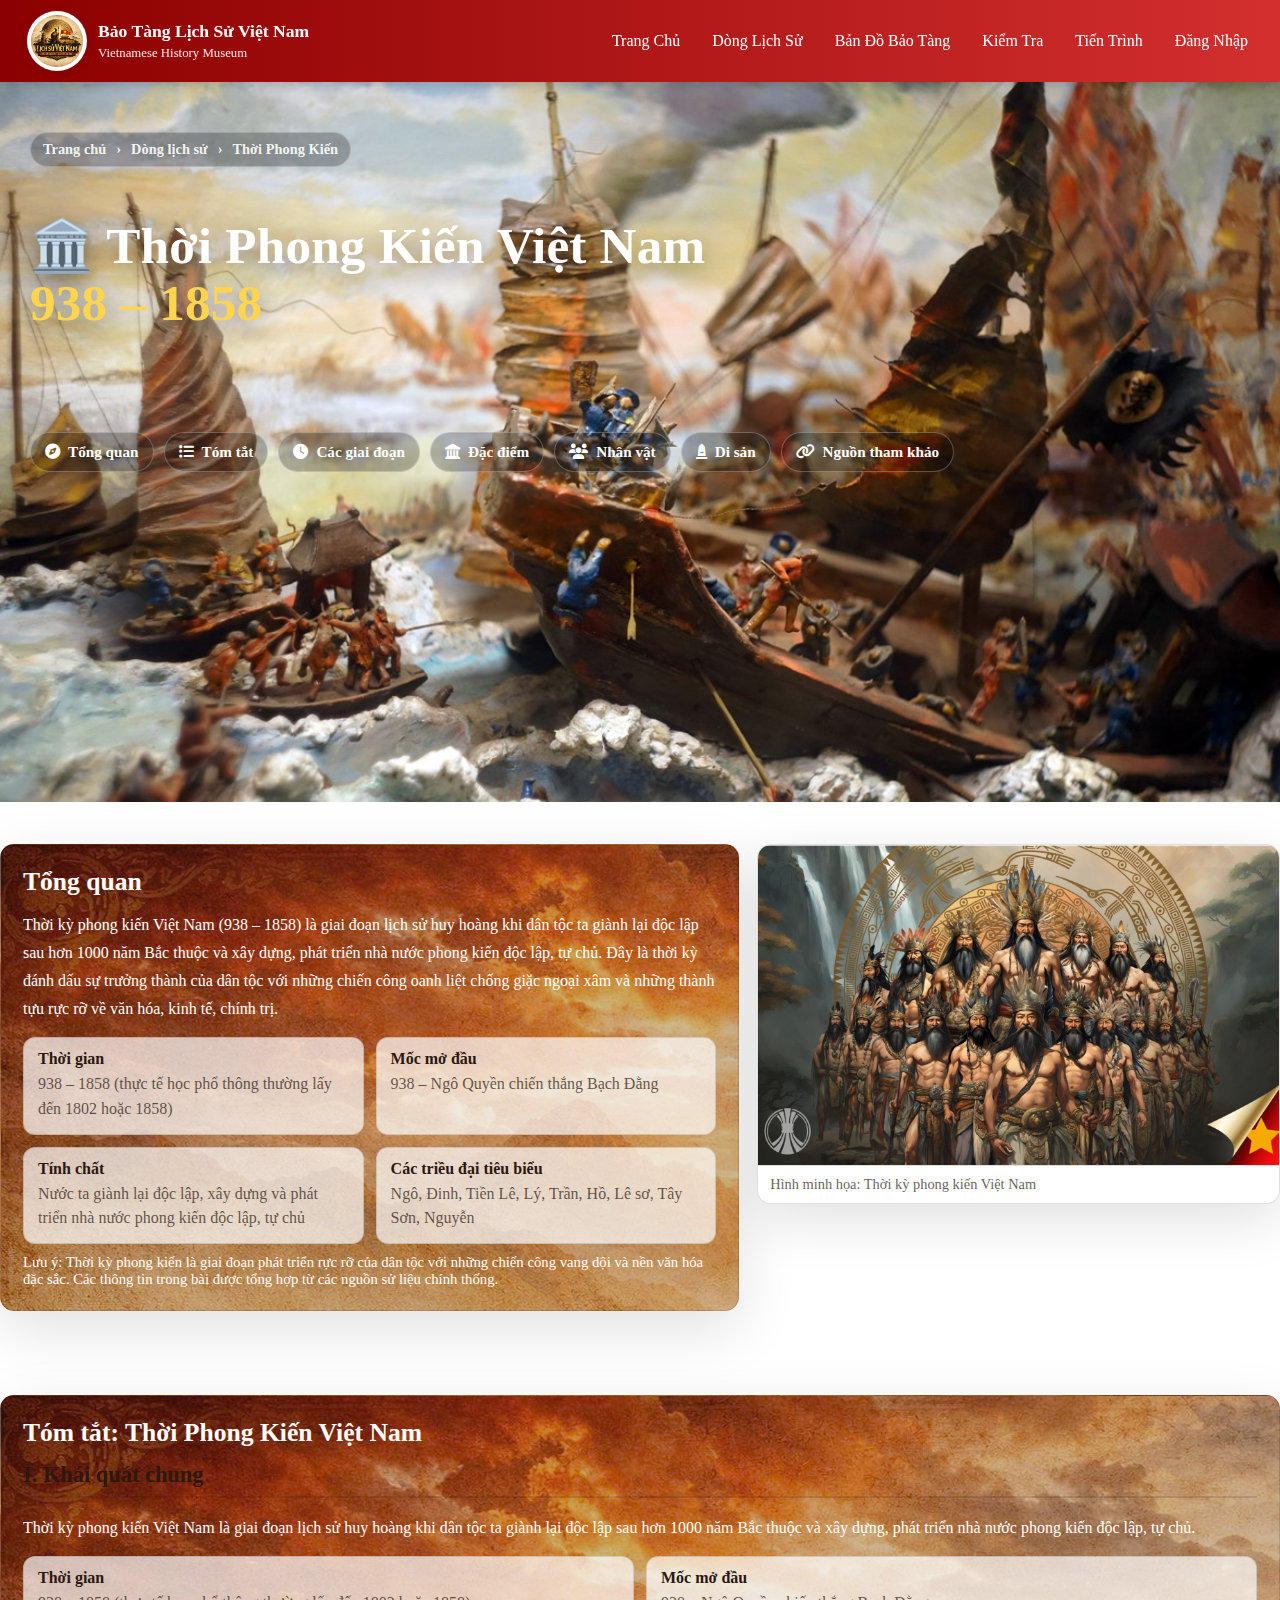
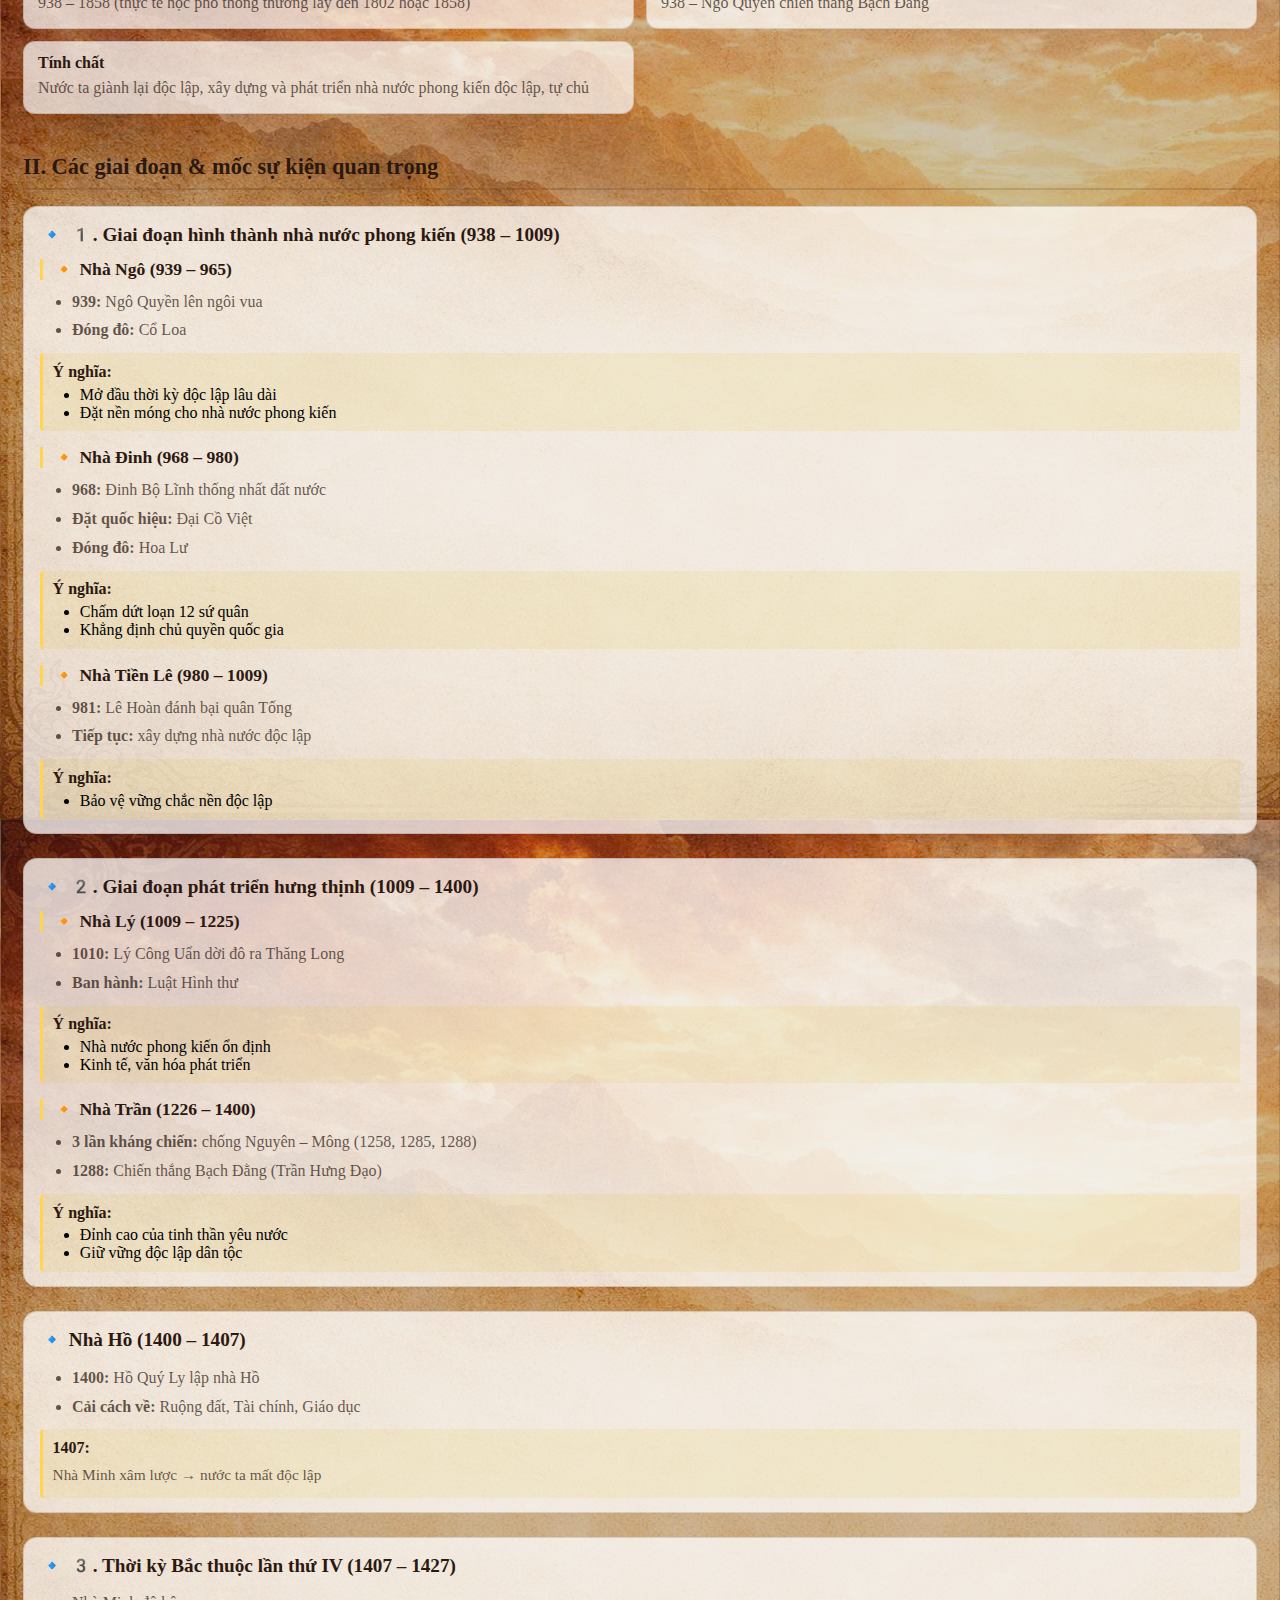
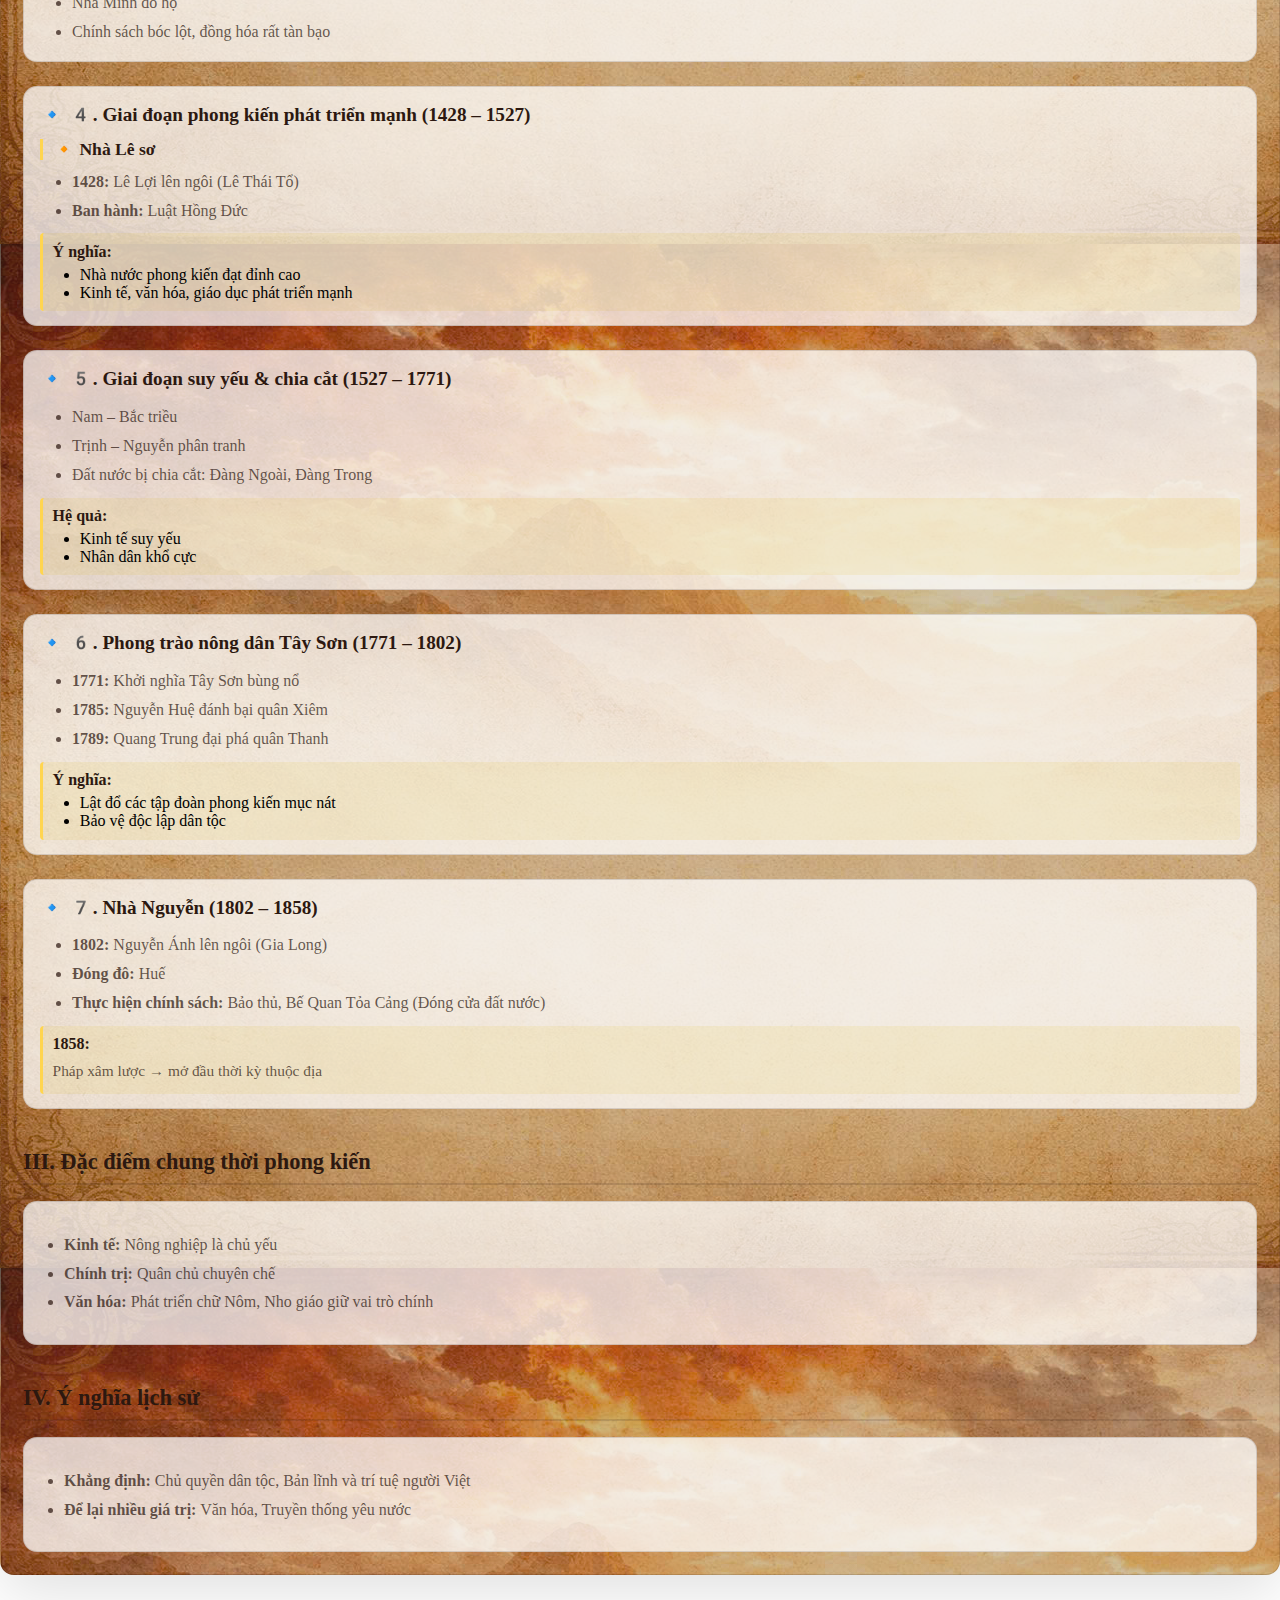
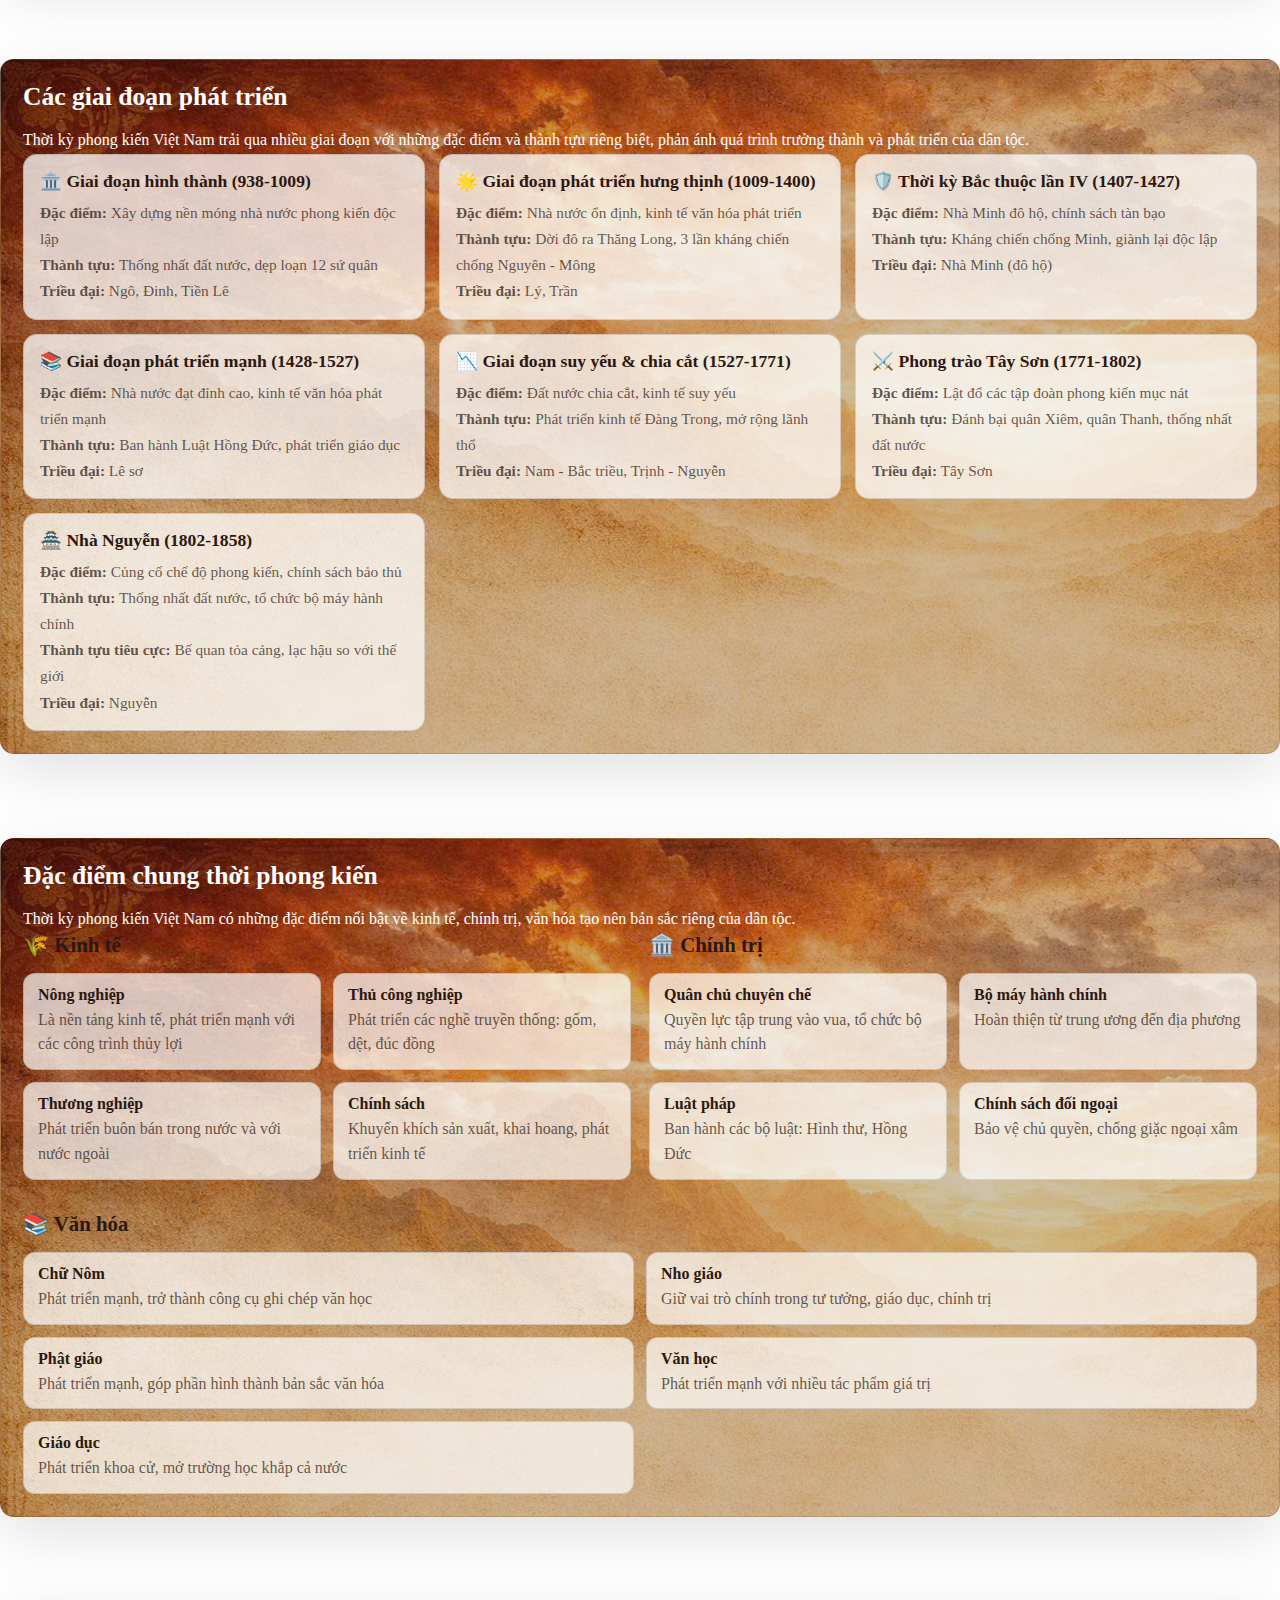
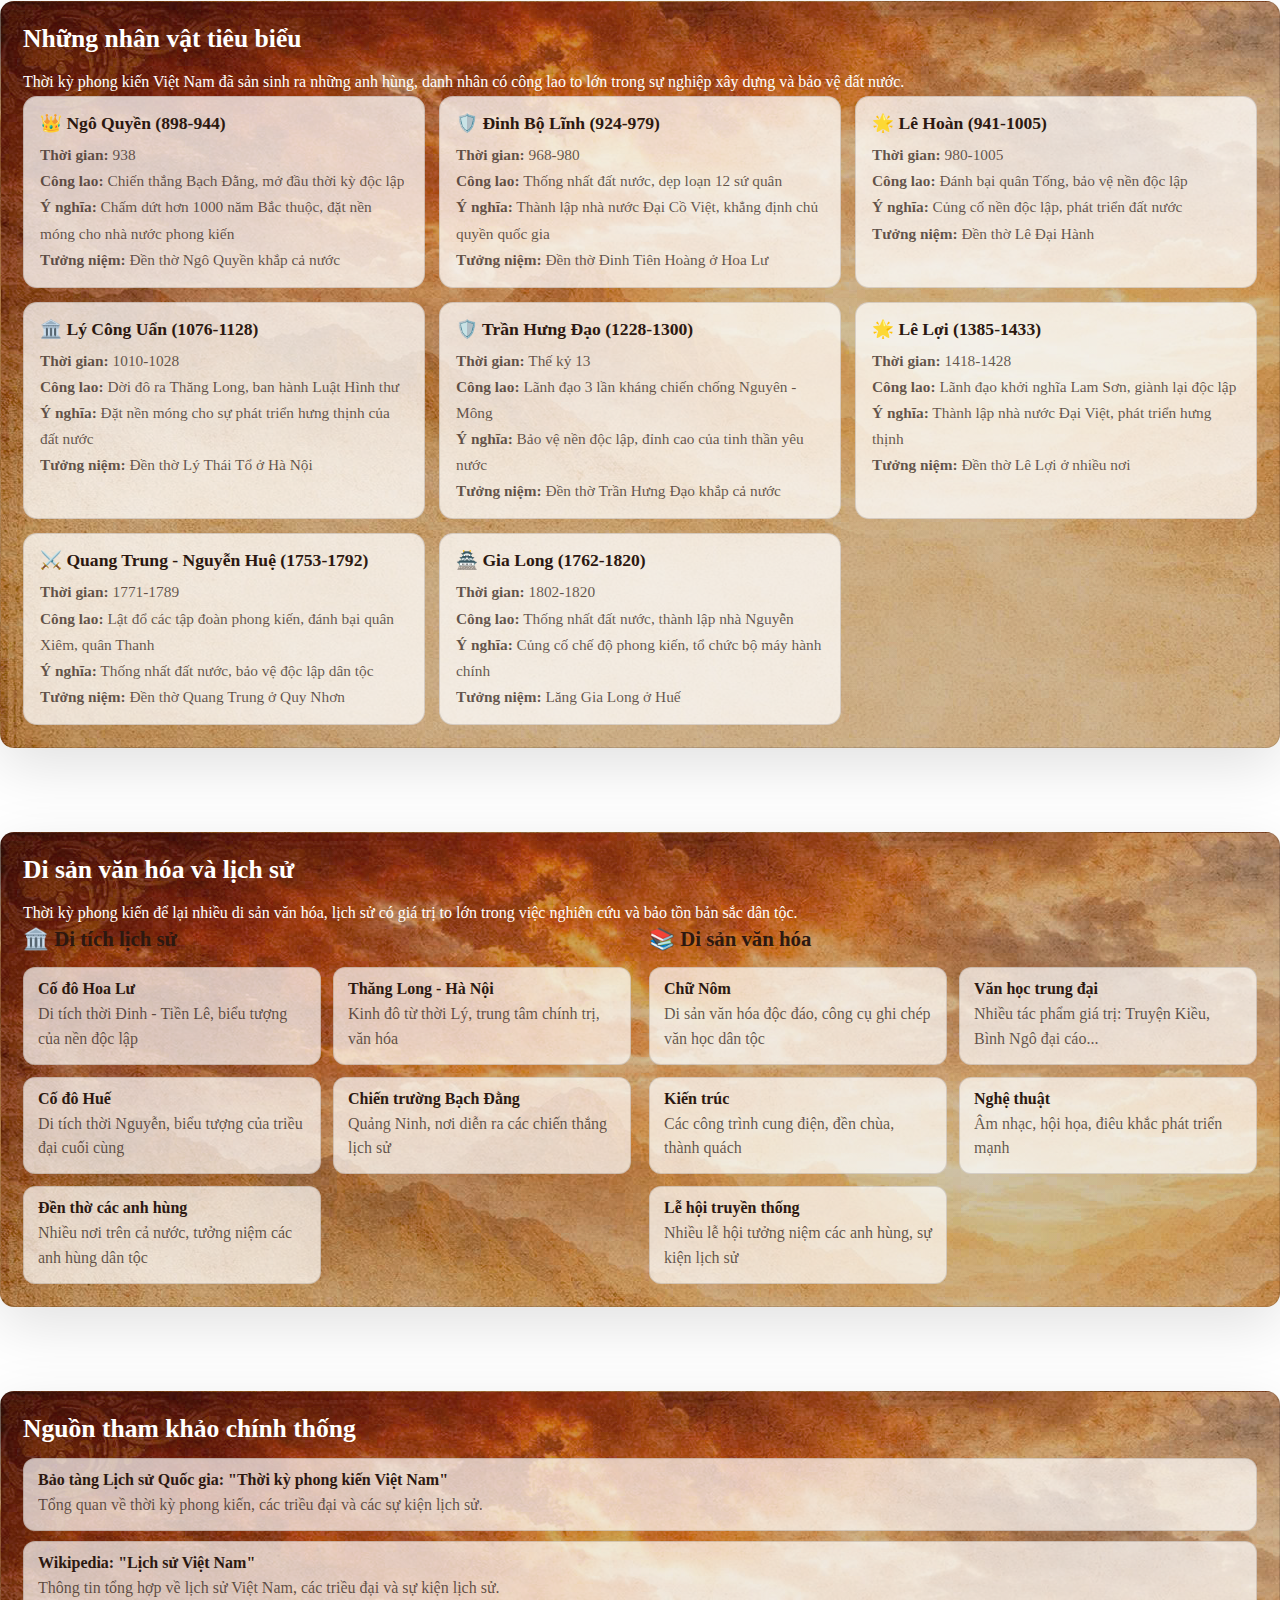
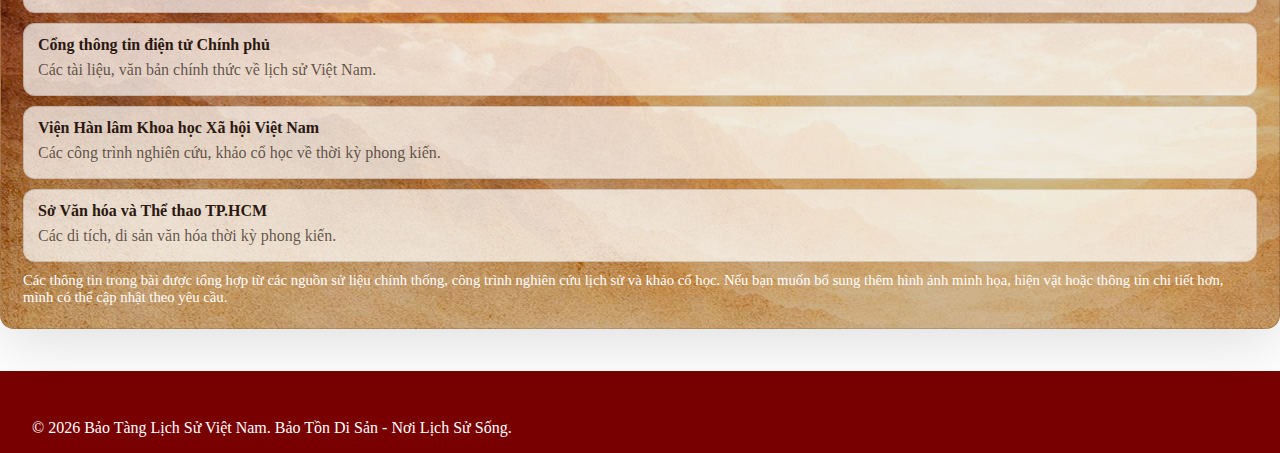
<file: pages/periods/phong-kien.html>
<!DOCTYPE html>
<html lang="vi">
<head>
    <meta charset="UTF-8" />
    <meta name="viewport" content="width=device-width, initial-scale=1.0" />
    <title>Thời Phong Kiến Việt Nam - Bảo Tàng Lịch Sử Việt Nam</title>
    <link rel="stylesheet" href="https://cdnjs.cloudflare.com/ajax/libs/font-awesome/6.4.0/css/all.min.css">
    <link rel="stylesheet" href="../../css/navbar.css">
    <link rel="stylesheet" href="../../css/style.css">
    <link rel="stylesheet" href="../../css/phong-kien.css">
</head>
<body>
    <!-- Navbar -->
    <nav class="navbar">
        <div class="nav-container">
            <div class="nav-logo" onclick="location.href='../../index.html'">
                <span class="logo-circle">
                    <div class="logo-image">
                        <img src="../../assets/images/z7466353692132_c4290ee6f126bd5eeb17054044c74d9d.jpg" alt="Logo VN">
                    </div>
                </span>
                <div class="logo-text">
                    <h1>Bảo Tàng Lịch Sử Việt Nam</h1>
                    <p>Vietnamese History Museum</p>
                </div>
            </div>

            <button class="hamburger" id="hamburger" aria-label="Mở menu">
                <span></span><span></span><span></span>
            </button>

            <ul class="nav-menu" id="navMenu">
                <li><a href="../../index.html">Trang Chủ</a></li>
                <li><a href="../timeline.html">Dòng Lịch Sử</a></li>
                <li><a href="../map.html">Bản Đồ Bảo Tàng</a></li>
                <li><a href="../quiz.html">Kiểm Tra</a></li>
                <li><a href="../progress.html">Tiến Trình</a></li>
                <li><a href="../login.html">Đăng Nhập</a></li>
            </ul>
        </div>
    </nav>

    <!-- Hero -->
    <header class="pk-hero">
        <div class="container">
            <div class="pk-breadcrumb">
                <a href="../../index.html">Trang chủ</a>
                <span>›</span>
                <a href="../timeline.html">Dòng lịch sử</a>
                <span>›</span>
                <span>Thời Phong Kiến</span>
            </div>

            <h1 class="pk-title">🏛️ Thời Phong Kiến Việt Nam<br><span style="color: var(--pk-gold)">938 – 1858</span></h1>

            <div class="pk-hero-actions">
                <a class="pk-chip" href="#tong-quan"><i class="fa-solid fa-compass"></i> Tổng quan</a>
                <a class="pk-chip" href="#tom-tat"><i class="fa-solid fa-list"></i> Tóm tắt</a>
                <a class="pk-chip" href="#cac-giai-doan"><i class="fa-solid fa-clock"></i> Các giai đoạn</a>
                <a class="pk-chip" href="#dac-diem"><i class="fa-solid fa-landmark"></i> Đặc điểm</a>
                <a class="pk-chip" href="#nhan-vat"><i class="fa-solid fa-users"></i> Nhân vật</a>
                <a class="pk-chip" href="#di-san"><i class="fa-solid fa-monument"></i> Di sản</a>
                <a class="pk-chip" href="#nguon"><i class="fa-solid fa-link"></i> Nguồn tham khảo</a>
            </div>
        </div>
    </header>

    <!-- Tổng quan -->
    <section class="pk-section" id="tong-quan">
        <div class="container">
            <div class="pk-grid">
                <div class="pk-col-7">
                    <div class="pk-panel">
                        <h2 class="pk-section-title">Tổng quan</h2>
                        <p class="pk-lead">
                            Thời kỳ phong kiến Việt Nam (938 – 1858) là giai đoạn lịch sử huy hoàng khi dân tộc ta giành lại độc lập sau hơn 1000 năm Bắc thuộc
                            và xây dựng, phát triển nhà nước phong kiến độc lập, tự chủ. Đây là thời kỳ đánh dấu sự trưởng thành của dân tộc với những
                            chiến công oanh liệt chống giặc ngoại xâm và những thành tựu rực rỡ về văn hóa, kinh tế, chính trị.
                        </p>

                        <div class="pk-facts">
                            <div class="pk-fact">
                                <span class="k">Thời gian</span>
                                <p class="v">938 – 1858 (thực tế học phổ thông thường lấy đến 1802 hoặc 1858)</p>
                            </div>
                            <div class="pk-fact">
                                <span class="k">Mốc mở đầu</span>
                                <p class="v">938 – Ngô Quyền chiến thắng Bạch Đằng</p>
                            </div>
                            <div class="pk-fact">
                                <span class="k">Tính chất</span>
                                <p class="v">Nước ta giành lại độc lập, xây dựng và phát triển nhà nước phong kiến độc lập, tự chủ</p>
                            </div>
                            <div class="pk-fact">
                                <span class="k">Các triều đại tiêu biểu</span>
                                <p class="v">Ngô, Đinh, Tiền Lê, Lý, Trần, Hồ, Lê sơ, Tây Sơn, Nguyễn</p>
                            </div>
                        </div>

                        <p class="pk-inline-note">
                            Lưu ý: Thời kỳ phong kiến là giai đoạn phát triển rực rỡ của dân tộc với những chiến công vang dội
                            và nền văn hóa đặc sắc. Các thông tin trong bài được tổng hợp từ các nguồn sử liệu chính thống.
                        </p>
                    </div>
                </div>

                <div class="pk-col-5">
                    <div class="pk-image-card">
                        <img src="../../assets/images/vua-hung-vuong-1536x922.jpg" alt="Hình minh họa Thời Phong Kiến">
                        <div class="pk-image-caption">
                            Hình minh họa: Thời kỳ phong kiến Việt Nam
                        </div>
                    </div>
                </div>
            </div>
        </div>
    </section>

    <!-- Tóm tắt -->
    <section class="pk-section" id="tom-tat">
        <div class="container">
            <div class="pk-panel">
                <h2 class="pk-section-title">Tóm tắt: Thời Phong Kiến Việt Nam</h2>

                <!-- I. Khái quát chung -->
                <div style="margin-bottom: 2.5rem;">
                    <h3 style="color: var(--pk-ink); font-size: 1.4rem; font-weight: 800; margin-bottom: 1rem; border-bottom: 2px solid var(--pk-line); padding-bottom: 0.5rem;">
                        I. Khái quát chung
                    </h3>
                    <p class="pk-lead">
                        Thời kỳ phong kiến Việt Nam là giai đoạn lịch sử huy hoàng khi dân tộc ta giành lại độc lập sau hơn 1000 năm Bắc thuộc
                        và xây dựng, phát triển nhà nước phong kiến độc lập, tự chủ.
                    </p>

                    <div class="pk-facts">
                        <div class="pk-fact">
                            <span class="k">Thời gian</span>
                            <p class="v">938 – 1858 (thực tế học phổ thông thường lấy đến 1802 hoặc 1858)</p>
                        </div>
                        <div class="pk-fact">
                            <span class="k">Mốc mở đầu</span>
                            <p class="v">938 – Ngô Quyền chiến thắng Bạch Đằng</p>
                        </div>
                        <div class="pk-fact">
                            <span class="k">Tính chất</span>
                            <p class="v">Nước ta giành lại độc lập, xây dựng và phát triển nhà nước phong kiến độc lập, tự chủ</p>
                        </div>
                    </div>
                </div>

                <!-- II. Các giai đoạn & mốc sự kiện quan trọng -->
                <div style="margin-bottom: 2.5rem;">
                    <h3 style="color: var(--pk-ink); font-size: 1.4rem; font-weight: 800; margin-bottom: 1rem; border-bottom: 2px solid var(--pk-line); padding-bottom: 0.5rem;">
                        II. Các giai đoạn & mốc sự kiện quan trọng
                    </h3>

                    <!-- 1️. Giai đoạn hình thành nhà nước phong kiến -->
                    <div class="pk-card" style="margin-bottom: 1.5rem;">
                        <h3 style="color: var(--pk-ink); font-size: 1.2rem; margin-bottom: 0.8rem;">
                            🔹 1️. Giai đoạn hình thành nhà nước phong kiến (938 – 1009)
                        </h3>
                        
                        <!-- Nhà Ngô -->
                        <div style="margin-bottom: 1rem;">
                            <h4 style="color: var(--pk-ink); font-size: 1.1rem; margin-bottom: 0.5rem; border-left: 3px solid var(--pk-gold); padding-left: 10px;">
                                🔸 Nhà Ngô (939 – 965)
                            </h4>
                            <ul style="margin: 0.5rem 0 0 1.5rem; padding-left: 0.5rem; color: var(--pk-muted); line-height: 1.8;">
                                <li><strong>939:</strong> Ngô Quyền lên ngôi vua</li>
                                <li><strong>Đóng đô:</strong> Cổ Loa</li>
                            </ul>
                            <div style="background: rgba(230, 184, 0, 0.1); padding: 0.6rem; border-left: 3px solid var(--pk-gold); margin-top: 0.5rem; border-radius: 4px;">
                                <strong style="color: var(--pk-ink);">Ý nghĩa:</strong>
                                <ul style="margin: 0.3rem 0 0 1.2rem; padding-left: 0.5rem;">
                                    <li>Mở đầu thời kỳ độc lập lâu dài</li>
                                    <li>Đặt nền móng cho nhà nước phong kiến</li>
                                </ul>
                            </div>
                        </div>

                        <!-- Nhà Đinh -->
                        <div style="margin-bottom: 1rem;">
                            <h4 style="color: var(--pk-ink); font-size: 1.1rem; margin-bottom: 0.5rem; border-left: 3px solid var(--pk-gold); padding-left: 10px;">
                                🔸 Nhà Đinh (968 – 980)
                            </h4>
                            <ul style="margin: 0.5rem 0 0 1.5rem; padding-left: 0.5rem; color: var(--pk-muted); line-height: 1.8;">
                                <li><strong>968:</strong> Đinh Bộ Lĩnh thống nhất đất nước</li>
                                <li><strong>Đặt quốc hiệu:</strong> Đại Cồ Việt</li>
                                <li><strong>Đóng đô:</strong> Hoa Lư</li>
                            </ul>
                            <div style="background: rgba(230, 184, 0, 0.1); padding: 0.6rem; border-left: 3px solid var(--pk-gold); margin-top: 0.5rem; border-radius: 4px;">
                                <strong style="color: var(--pk-ink);">Ý nghĩa:</strong>
                                <ul style="margin: 0.3rem 0 0 1.2rem; padding-left: 0.5rem;">
                                    <li>Chấm dứt loạn 12 sứ quân</li>
                                    <li>Khẳng định chủ quyền quốc gia</li>
                                </ul>
                            </div>
                        </div>

                        <!-- Nhà Tiền Lê -->
                        <div>
                            <h4 style="color: var(--pk-ink); font-size: 1.1rem; margin-bottom: 0.5rem; border-left: 3px solid var(--pk-gold); padding-left: 10px;">
                                🔸 Nhà Tiền Lê (980 – 1009)
                            </h4>
                            <ul style="margin: 0.5rem 0 0 1.5rem; padding-left: 0.5rem; color: var(--pk-muted); line-height: 1.8;">
                                <li><strong>981:</strong> Lê Hoàn đánh bại quân Tống</li>
                                <li><strong>Tiếp tục:</strong> xây dựng nhà nước độc lập</li>
                            </ul>
                            <div style="background: rgba(230, 184, 0, 0.1); padding: 0.6rem; border-left: 3px solid var(--pk-gold); margin-top: 0.5rem; border-radius: 4px;">
                                <strong style="color: var(--pk-ink);">Ý nghĩa:</strong>
                                <ul style="margin: 0.3rem 0 0 1.2rem; padding-left: 0.5rem;">
                                    <li>Bảo vệ vững chắc nền độc lập</li>
                                </ul>
                            </div>
                        </div>
                    </div>

                    <!-- 2️. Giai đoạn phát triển hưng thịnh -->
                    <div class="pk-card" style="margin-bottom: 1.5rem;">
                        <h3 style="color: var(--pk-ink); font-size: 1.2rem; margin-bottom: 0.8rem;">
                            🔹 2️. Giai đoạn phát triển hưng thịnh (1009 – 1400)
                        </h3>
                        
                        <!-- Nhà Lý -->
                        <div style="margin-bottom: 1rem;">
                            <h4 style="color: var(--pk-ink); font-size: 1.1rem; margin-bottom: 0.5rem; border-left: 3px solid var(--pk-gold); padding-left: 10px;">
                                🔸 Nhà Lý (1009 – 1225)
                            </h4>
                            <ul style="margin: 0.5rem 0 0 1.5rem; padding-left: 0.5rem; color: var(--pk-muted); line-height: 1.8;">
                                <li><strong>1010:</strong> Lý Công Uẩn dời đô ra Thăng Long</li>
                                <li><strong>Ban hành:</strong> Luật Hình thư</li>
                            </ul>
                            <div style="background: rgba(230, 184, 0, 0.1); padding: 0.6rem; border-left: 3px solid var(--pk-gold); margin-top: 0.5rem; border-radius: 4px;">
                                <strong style="color: var(--pk-ink);">Ý nghĩa:</strong>
                                <ul style="margin: 0.3rem 0 0 1.2rem; padding-left: 0.5rem;">
                                    <li>Nhà nước phong kiến ổn định</li>
                                    <li>Kinh tế, văn hóa phát triển</li>
                                </ul>
                            </div>
                        </div>

                        <!-- Nhà Trần -->
                        <div>
                            <h4 style="color: var(--pk-ink); font-size: 1.1rem; margin-bottom: 0.5rem; border-left: 3px solid var(--pk-gold); padding-left: 10px;">
                                🔸 Nhà Trần (1226 – 1400)
                            </h4>
                            <ul style="margin: 0.5rem 0 0 1.5rem; padding-left: 0.5rem; color: var(--pk-muted); line-height: 1.8;">
                                <li><strong>3 lần kháng chiến:</strong> chống Nguyên – Mông (1258, 1285, 1288)</li>
                                <li><strong>1288:</strong> Chiến thắng Bạch Đằng (Trần Hưng Đạo)</li>
                            </ul>
                            <div style="background: rgba(230, 184, 0, 0.1); padding: 0.6rem; border-left: 3px solid var(--pk-gold); margin-top: 0.5rem; border-radius: 4px;">
                                <strong style="color: var(--pk-ink);">Ý nghĩa:</strong>
                                <ul style="margin: 0.3rem 0 0 1.2rem; padding-left: 0.5rem;">
                                    <li>Đỉnh cao của tinh thần yêu nước</li>
                                    <li>Giữ vững độc lập dân tộc</li>
                                </ul>
                            </div>
                        </div>
                    </div>

                    <!-- Nhà Hồ -->
                    <div class="pk-card" style="margin-bottom: 1.5rem;">
                        <h3 style="color: var(--pk-ink); font-size: 1.2rem; margin-bottom: 0.8rem;">
                            🔹 Nhà Hồ (1400 – 1407)
                        </h3>
                        <ul style="margin: 0.5rem 0 0 1.5rem; padding-left: 0.5rem; color: var(--pk-muted); line-height: 1.8;">
                            <li><strong>1400:</strong> Hồ Quý Ly lập nhà Hồ</li>
                            <li><strong>Cải cách về:</strong> Ruộng đất, Tài chính, Giáo dục</li>
                        </ul>
                        <div style="background: rgba(230, 184, 0, 0.1); padding: 0.6rem; border-left: 3px solid var(--pk-gold); margin-top: 0.5rem; border-radius: 4px;">
                            <strong style="color: var(--pk-ink);">1407:</strong>
                            <p style="margin: 0.3rem 0 0 0;">Nhà Minh xâm lược → nước ta mất độc lập</p>
                        </div>
                    </div>

                    <!-- 3️. Thời kỳ Bắc thuộc lần thứ IV -->
                    <div class="pk-card" style="margin-bottom: 1.5rem;">
                        <h3 style="color: var(--pk-ink); font-size: 1.2rem; margin-bottom: 0.8rem;">
                            🔹 3️. Thời kỳ Bắc thuộc lần thứ IV (1407 – 1427)
                        </h3>
                        <ul style="margin: 0.5rem 0 0 1.5rem; padding-left: 0.5rem; color: var(--pk-muted); line-height: 1.8;">
                            <li>Nhà Minh đô hộ</li>
                            <li>Chính sách bóc lột, đồng hóa rất tàn bạo</li>
                        </ul>
                    </div>

                    <!-- 4️. Giai đoạn phong kiến phát triển mạnh -->
                    <div class="pk-card" style="margin-bottom: 1.5rem;">
                        <h3 style="color: var(--pk-ink); font-size: 1.2rem; margin-bottom: 0.8rem;">
                            🔹 4️. Giai đoạn phong kiến phát triển mạnh (1428 – 1527)
                        </h3>
                        
                        <!-- Nhà Lê sơ -->
                        <div>
                            <h4 style="color: var(--pk-ink); font-size: 1.1rem; margin-bottom: 0.5rem; border-left: 3px solid var(--pk-gold); padding-left: 10px;">
                                🔸 Nhà Lê sơ
                            </h4>
                            <ul style="margin: 0.5rem 0 0 1.5rem; padding-left: 0.5rem; color: var(--pk-muted); line-height: 1.8;">
                                <li><strong>1428:</strong> Lê Lợi lên ngôi (Lê Thái Tổ)</li>
                                <li><strong>Ban hành:</strong> Luật Hồng Đức</li>
                            </ul>
                            <div style="background: rgba(230, 184, 0, 0.1); padding: 0.6rem; border-left: 3px solid var(--pk-gold); margin-top: 0.5rem; border-radius: 4px;">
                                <strong style="color: var(--pk-ink);">Ý nghĩa:</strong>
                                <ul style="margin: 0.3rem 0 0 1.2rem; padding-left: 0.5rem;">
                                    <li>Nhà nước phong kiến đạt đỉnh cao</li>
                                    <li>Kinh tế, văn hóa, giáo dục phát triển mạnh</li>
                                </ul>
                            </div>
                        </div>
                    </div>

                    <!-- 5️. Giai đoạn suy yếu & chia cắt -->
                    <div class="pk-card" style="margin-bottom: 1.5rem;">
                        <h3 style="color: var(--pk-ink); font-size: 1.2rem; margin-bottom: 0.8rem;">
                            🔹 5️. Giai đoạn suy yếu & chia cắt (1527 – 1771)
                        </h3>
                        <ul style="margin: 0.5rem 0 0 1.5rem; padding-left: 0.5rem; color: var(--pk-muted); line-height: 1.8;">
                            <li>Nam – Bắc triều</li>
                            <li>Trịnh – Nguyễn phân tranh</li>
                            <li>Đất nước bị chia cắt: Đàng Ngoài, Đàng Trong</li>
                        </ul>
                        <div style="background: rgba(230, 184, 0, 0.1); padding: 0.6rem; border-left: 3px solid var(--pk-gold); margin-top: 0.5rem; border-radius: 4px;">
                            <strong style="color: var(--pk-ink);">Hệ quả:</strong>
                            <ul style="margin: 0.3rem 0 0 1.2rem; padding-left: 0.5rem;">
                                <li>Kinh tế suy yếu</li>
                                <li>Nhân dân khổ cực</li>
                            </ul>
                        </div>
                    </div>

                    <!-- 6️. Phong trào nông dân Tây Sơn -->
                    <div class="pk-card" style="margin-bottom: 1.5rem;">
                        <h3 style="color: var(--pk-ink); font-size: 1.2rem; margin-bottom: 0.8rem;">
                            🔹 6️. Phong trào nông dân Tây Sơn (1771 – 1802)
                        </h3>
                        <ul style="margin: 0.5rem 0 0 1.5rem; padding-left: 0.5rem; color: var(--pk-muted); line-height: 1.8;">
                            <li><strong>1771:</strong> Khởi nghĩa Tây Sơn bùng nổ</li>
                            <li><strong>1785:</strong> Nguyễn Huệ đánh bại quân Xiêm</li>
                            <li><strong>1789:</strong> Quang Trung đại phá quân Thanh</li>
                        </ul>
                        <div style="background: rgba(230, 184, 0, 0.1); padding: 0.6rem; border-left: 3px solid var(--pk-gold); margin-top: 0.5rem; border-radius: 4px;">
                            <strong style="color: var(--pk-ink);">Ý nghĩa:</strong>
                            <ul style="margin: 0.3rem 0 0 1.2rem; padding-left: 0.5rem;">
                                <li>Lật đổ các tập đoàn phong kiến mục nát</li>
                                <li>Bảo vệ độc lập dân tộc</li>
                            </ul>
                        </div>
                    </div>

                    <!-- 7️. Nhà Nguyễn -->
                    <div class="pk-card" style="margin-bottom: 0;">
                        <h3 style="color: var(--pk-ink); font-size: 1.2rem; margin-bottom: 0.8rem;">
                            🔹 7️. Nhà Nguyễn (1802 – 1858)
                        </h3>
                        <ul style="margin: 0.5rem 0 0 1.5rem; padding-left: 0.5rem; color: var(--pk-muted); line-height: 1.8;">
                            <li><strong>1802:</strong> Nguyễn Ánh lên ngôi (Gia Long)</li>
                            <li><strong>Đóng đô:</strong> Huế</li>
                            <li><strong>Thực hiện chính sách:</strong> Bảo thủ, Bế Quan Tỏa Cảng (Đóng cửa đất nước)</li>
                        </ul>
                        <div style="background: rgba(230, 184, 0, 0.1); padding: 0.6rem; border-left: 3px solid var(--pk-gold); margin-top: 0.5rem; border-radius: 4px;">
                            <strong style="color: var(--pk-ink);">1858:</strong>
                            <p style="margin: 0.3rem 0 0 0;">Pháp xâm lược → mở đầu thời kỳ thuộc địa</p>
                        </div>
                    </div>
                </div>

                <!-- III. Đặc điểm chung thời phong kiến -->
                <div style="margin-bottom: 2.5rem;">
                    <h3 style="color: var(--pk-ink); font-size: 1.4rem; font-weight: 800; margin-bottom: 1rem; border-bottom: 2px solid var(--pk-line); padding-bottom: 0.5rem;">
                        III. Đặc điểm chung thời phong kiến
                    </h3>
                    <div class="pk-card">
                        <ul style="margin: 0.8rem 0; padding-left: 1.5rem; color: var(--pk-muted); line-height: 1.8;">
                            <li><strong>Kinh tế:</strong> Nông nghiệp là chủ yếu</li>
                            <li><strong>Chính trị:</strong> Quân chủ chuyên chế</li>
                            <li><strong>Văn hóa:</strong> Phát triển chữ Nôm, Nho giáo giữ vai trò chính</li>
                        </ul>
                    </div>
                </div>

                <!-- IV. Ý nghĩa lịch sử -->
                <div>
                    <h3 style="color: var(--pk-ink); font-size: 1.4rem; font-weight: 800; margin-bottom: 1rem; border-bottom: 2px solid var(--pk-line); padding-bottom: 0.5rem;">
                        IV. Ý nghĩa lịch sử
                    </h3>
                    <div class="pk-card">
                        <ul style="margin: 0.8rem 0; padding-left: 1.5rem; color: var(--pk-muted); line-height: 1.8;">
                            <li><strong>Khẳng định:</strong> Chủ quyền dân tộc, Bản lĩnh và trí tuệ người Việt</li>
                            <li><strong>Để lại nhiều giá trị:</strong> Văn hóa, Truyền thống yêu nước</li>
                        </ul>
                    </div>
                </div>
            </div>
        </div>
    </section>

    <!-- Các giai đoạn -->
    <section class="pk-section" id="cac-giai-doan">
        <div class="container">
            <div class="pk-panel">
                <h2 class="pk-section-title">Các giai đoạn phát triển</h2>
                <p class="pk-lead">
                    Thời kỳ phong kiến Việt Nam trải qua nhiều giai đoạn với những đặc điểm và thành tựu riêng biệt,
                    phản ánh quá trình trưởng thành và phát triển của dân tộc.
                </p>

                <div class="pk-cards">
                    <div class="pk-card">
                        <h3>🏛️ Giai đoạn hình thành (938-1009)</h3>
                        <p>
                            <strong>Đặc điểm:</strong> Xây dựng nền móng nhà nước phong kiến độc lập<br>
                            <strong>Thành tựu:</strong> Thống nhất đất nước, dẹp loạn 12 sứ quân<br>
                            <strong>Triều đại:</strong> Ngô, Đinh, Tiền Lê
                        </p>
                    </div>

                    <div class="pk-card">
                        <h3>🌟 Giai đoạn phát triển hưng thịnh (1009-1400)</h3>
                        <p>
                            <strong>Đặc điểm:</strong> Nhà nước ổn định, kinh tế văn hóa phát triển<br>
                            <strong>Thành tựu:</strong> Dời đô ra Thăng Long, 3 lần kháng chiến chống Nguyên - Mông<br>
                            <strong>Triều đại:</strong> Lý, Trần
                        </p>
                    </div>

                    <div class="pk-card">
                        <h3>🛡️ Thời kỳ Bắc thuộc lần IV (1407-1427)</h3>
                        <p>
                            <strong>Đặc điểm:</strong> Nhà Minh đô hộ, chính sách tàn bạo<br>
                            <strong>Thành tựu:</strong> Kháng chiến chống Minh, giành lại độc lập<br>
                            <strong>Triều đại:</strong> Nhà Minh (đô hộ)
                        </p>
                    </div>

                    <div class="pk-card">
                        <h3>📚 Giai đoạn phát triển mạnh (1428-1527)</h3>
                        <p>
                            <strong>Đặc điểm:</strong> Nhà nước đạt đỉnh cao, kinh tế văn hóa phát triển mạnh<br>
                            <strong>Thành tựu:</strong> Ban hành Luật Hồng Đức, phát triển giáo dục<br>
                            <strong>Triều đại:</strong> Lê sơ
                        </p>
                    </div>

                    <div class="pk-card">
                        <h3>📉 Giai đoạn suy yếu & chia cắt (1527-1771)</h3>
                        <p>
                            <strong>Đặc điểm:</strong> Đất nước chia cắt, kinh tế suy yếu<br>
                            <strong>Thành tựu:</strong> Phát triển kinh tế Đàng Trong, mở rộng lãnh thổ<br>
                            <strong>Triều đại:</strong> Nam - Bắc triều, Trịnh - Nguyễn
                        </p>
                    </div>

                    <div class="pk-card">
                        <h3>⚔️ Phong trào Tây Sơn (1771-1802)</h3>
                        <p>
                            <strong>Đặc điểm:</strong> Lật đổ các tập đoàn phong kiến mục nát<br>
                            <strong>Thành tựu:</strong> Đánh bại quân Xiêm, quân Thanh, thống nhất đất nước<br>
                            <strong>Triều đại:</strong> Tây Sơn
                        </p>
                    </div>

                    <div class="pk-card">
                        <h3>🏯 Nhà Nguyễn (1802-1858)</h3>
                        <p>
                            <strong>Đặc điểm:</strong> Củng cố chế độ phong kiến, chính sách bảo thủ<br>
                            <strong>Thành tựu:</strong> Thống nhất đất nước, tổ chức bộ máy hành chính<br>
                            <strong>Thành tựu tiêu cực:</strong> Bế quan tỏa cảng, lạc hậu so với thế giới<br>
                            <strong>Triều đại:</strong> Nguyễn
                        </p>
                    </div>
                </div>
            </div>
        </div>
    </section>

    <!-- Đặc điểm -->
    <section class="pk-section" id="dac-diem">
        <div class="container">
            <div class="pk-panel">
                <h2 class="pk-section-title">Đặc điểm chung thời phong kiến</h2>
                <p class="pk-lead">
                    Thời kỳ phong kiến Việt Nam có những đặc điểm nổi bật về kinh tế, chính trị, văn hóa
                    tạo nên bản sắc riêng của dân tộc.
                </p>

                <div class="pk-grid">
                    <div class="pk-col-6">
                        <h3 style="color: var(--pk-ink); font-size: 1.3rem; margin-bottom: 1rem;">🌾 Kinh tế</h3>
                        <div class="pk-facts">
                            <div class="pk-fact">
                                <span class="k">Nông nghiệp</span>
                                <p class="v">Là nền tảng kinh tế, phát triển mạnh với các công trình thủy lợi</p>
                            </div>
                            <div class="pk-fact">
                                <span class="k">Thủ công nghiệp</span>
                                <p class="v">Phát triển các nghề truyền thống: gốm, dệt, đúc đồng</p>
                            </div>
                            <div class="pk-fact">
                                <span class="k">Thương nghiệp</span>
                                <p class="v">Phát triển buôn bán trong nước và với nước ngoài</p>
                            </div>
                            <div class="pk-fact">
                                <span class="k">Chính sách</span>
                                <p class="v">Khuyến khích sản xuất, khai hoang, phát triển kinh tế</p>
                            </div>
                        </div>
                    </div>

                    <div class="pk-col-6">
                        <h3 style="color: var(--pk-ink); font-size: 1.3rem; margin-bottom: 1rem;">🏛️ Chính trị</h3>
                        <div class="pk-facts">
                            <div class="pk-fact">
                                <span class="k">Quân chủ chuyên chế</span>
                                <p class="v">Quyền lực tập trung vào vua, tổ chức bộ máy hành chính</p>
                            </div>
                            <div class="pk-fact">
                                <span class="k">Bộ máy hành chính</span>
                                <p class="v">Hoàn thiện từ trung ương đến địa phương</p>
                            </div>
                            <div class="pk-fact">
                                <span class="k">Luật pháp</span>
                                <p class="v">Ban hành các bộ luật: Hình thư, Hồng Đức</p>
                            </div>
                            <div class="pk-fact">
                                <span class="k">Chính sách đối ngoại</span>
                                <p class="v">Bảo vệ chủ quyền, chống giặc ngoại xâm</p>
                            </div>
                        </div>
                    </div>
                </div>

                <div class="pk-grid" style="margin-top: 2rem;">
                    <div class="pk-col-12">
                        <h3 style="color: var(--pk-ink); font-size: 1.3rem; margin-bottom: 1rem;">📚 Văn hóa</h3>
                        <div class="pk-facts">
                            <div class="pk-fact">
                                <span class="k">Chữ Nôm</span>
                                <p class="v">Phát triển mạnh, trở thành công cụ ghi chép văn học</p>
                            </div>
                            <div class="pk-fact">
                                <span class="k">Nho giáo</span>
                                <p class="v">Giữ vai trò chính trong tư tưởng, giáo dục, chính trị</p>
                            </div>
                            <div class="pk-fact">
                                <span class="k">Phật giáo</span>
                                <p class="v">Phát triển mạnh, góp phần hình thành bản sắc văn hóa</p>
                            </div>
                            <div class="pk-fact">
                                <span class="k">Văn học</span>
                                <p class="v">Phát triển mạnh với nhiều tác phẩm giá trị</p>
                            </div>
                            <div class="pk-fact">
                                <span class="k">Giáo dục</span>
                                <p class="v">Phát triển khoa cử, mở trường học khắp cả nước</p>
                            </div>
                        </div>
                    </div>
                </div>
            </div>
        </div>
    </section>

    <!-- Nhân vật -->
    <section class="pk-section" id="nhan-vat">
        <div class="container">
            <div class="pk-panel">
                <h2 class="pk-section-title">Những nhân vật tiêu biểu</h2>
                <p class="pk-lead">
                    Thời kỳ phong kiến Việt Nam đã sản sinh ra những anh hùng, danh nhân có công lao to lớn
                    trong sự nghiệp xây dựng và bảo vệ đất nước.
                </p>

                <div class="pk-cards">
                    <div class="pk-card">
                        <h3>👑 Ngô Quyền (898-944)</h3>
                        <p>
                            <strong>Thời gian:</strong> 938<br>
                            <strong>Công lao:</strong> Chiến thắng Bạch Đằng, mở đầu thời kỳ độc lập<br>
                            <strong>Ý nghĩa:</strong> Chấm dứt hơn 1000 năm Bắc thuộc, đặt nền móng cho nhà nước phong kiến<br>
                            <strong>Tưởng niệm:</strong> Đền thờ Ngô Quyền khắp cả nước
                        </p>
                    </div>

                    <div class="pk-card">
                        <h3>🛡️ Đinh Bộ Lĩnh (924-979)</h3>
                        <p>
                            <strong>Thời gian:</strong> 968-980<br>
                            <strong>Công lao:</strong> Thống nhất đất nước, dẹp loạn 12 sứ quân<br>
                            <strong>Ý nghĩa:</strong> Thành lập nhà nước Đại Cồ Việt, khẳng định chủ quyền quốc gia<br>
                            <strong>Tưởng niệm:</strong> Đền thờ Đinh Tiên Hoàng ở Hoa Lư
                        </p>
                    </div>

                    <div class="pk-card">
                        <h3>🌟 Lê Hoàn (941-1005)</h3>
                        <p>
                            <strong>Thời gian:</strong> 980-1005<br>
                            <strong>Công lao:</strong> Đánh bại quân Tống, bảo vệ nền độc lập<br>
                            <strong>Ý nghĩa:</strong> Củng cố nền độc lập, phát triển đất nước<br>
                            <strong>Tưởng niệm:</strong> Đền thờ Lê Đại Hành
                        </p>
                    </div>

                    <div class="pk-card">
                        <h3>🏛️ Lý Công Uẩn (1076-1128)</h3>
                        <p>
                            <strong>Thời gian:</strong> 1010-1028<br>
                            <strong>Công lao:</strong> Dời đô ra Thăng Long, ban hành Luật Hình thư<br>
                            <strong>Ý nghĩa:</strong> Đặt nền móng cho sự phát triển hưng thịnh của đất nước<br>
                            <strong>Tưởng niệm:</strong> Đền thờ Lý Thái Tổ ở Hà Nội
                        </p>
                    </div>

                    <div class="pk-card">
                        <h3>🛡️ Trần Hưng Đạo (1228-1300)</h3>
                        <p>
                            <strong>Thời gian:</strong> Thế kỷ 13<br>
                            <strong>Công lao:</strong> Lãnh đạo 3 lần kháng chiến chống Nguyên - Mông<br>
                            <strong>Ý nghĩa:</strong> Bảo vệ nền độc lập, đỉnh cao của tinh thần yêu nước<br>
                            <strong>Tưởng niệm:</strong> Đền thờ Trần Hưng Đạo khắp cả nước
                        </p>
                    </div>

                    <div class="pk-card">
                        <h3>🌟 Lê Lợi (1385-1433)</h3>
                        <p>
                            <strong>Thời gian:</strong> 1418-1428<br>
                            <strong>Công lao:</strong> Lãnh đạo khởi nghĩa Lam Sơn, giành lại độc lập<br>
                            <strong>Ý nghĩa:</strong> Thành lập nhà nước Đại Việt, phát triển hưng thịnh<br>
                            <strong>Tưởng niệm:</strong> Đền thờ Lê Lợi ở nhiều nơi
                        </p>
                    </div>

                    <div class="pk-card">
                        <h3>⚔️ Quang Trung - Nguyễn Huệ (1753-1792)</h3>
                        <p>
                            <strong>Thời gian:</strong> 1771-1789<br>
                            <strong>Công lao:</strong> Lật đổ các tập đoàn phong kiến, đánh bại quân Xiêm, quân Thanh<br>
                            <strong>Ý nghĩa:</strong> Thống nhất đất nước, bảo vệ độc lập dân tộc<br>
                            <strong>Tưởng niệm:</strong> Đền thờ Quang Trung ở Quy Nhơn
                        </p>
                    </div>

                    <div class="pk-card">
                        <h3>🏯 Gia Long (1762-1820)</h3>
                        <p>
                            <strong>Thời gian:</strong> 1802-1820<br>
                            <strong>Công lao:</strong> Thống nhất đất nước, thành lập nhà Nguyễn<br>
                            <strong>Ý nghĩa:</strong> Củng cố chế độ phong kiến, tổ chức bộ máy hành chính<br>
                            <strong>Tưởng niệm:</strong> Lăng Gia Long ở Huế
                        </p>
                    </div>
                </div>
            </div>
        </div>
    </section>

    <!-- Di sản -->
    <section class="pk-section" id="di-san">
        <div class="container">
            <div class="pk-panel">
                <h2 class="pk-section-title">Di sản văn hóa và lịch sử</h2>
                <p class="pk-lead">
                    Thời kỳ phong kiến để lại nhiều di sản văn hóa, lịch sử có giá trị to lớn trong việc nghiên cứu
                    và bảo tồn bản sắc dân tộc.
                </p>

                <div class="pk-grid">
                    <div class="pk-col-6">
                        <h3 style="color: var(--pk-ink); font-size: 1.3rem; margin-bottom: 1rem;">🏛️ Di tích lịch sử</h3>
                        <div class="pk-facts">
                            <div class="pk-fact">
                                <span class="k">Cố đô Hoa Lư</span>
                                <p class="v">Di tích thời Đinh - Tiền Lê, biểu tượng của nền độc lập</p>
                            </div>
                            <div class="pk-fact">
                                <span class="k">Thăng Long - Hà Nội</span>
                                <p class="v">Kinh đô từ thời Lý, trung tâm chính trị, văn hóa</p>
                            </div>
                            <div class="pk-fact">
                                <span class="k">Cố đô Huế</span>
                                <p class="v">Di tích thời Nguyễn, biểu tượng của triều đại cuối cùng</p>
                            </div>
                            <div class="pk-fact">
                                <span class="k">Chiến trường Bạch Đằng</span>
                                <p class="v">Quảng Ninh, nơi diễn ra các chiến thắng lịch sử</p>
                            </div>
                            <div class="pk-fact">
                                <span class="k">Đền thờ các anh hùng</span>
                                <p class="v">Nhiều nơi trên cả nước, tưởng niệm các anh hùng dân tộc</p>
                            </div>
                        </div>
                    </div>

                    <div class="pk-col-6">
                        <h3 style="color: var(--pk-ink); font-size: 1.3rem; margin-bottom: 1rem;">📚 Di sản văn hóa</h3>
                        <div class="pk-facts">
                            <div class="pk-fact">
                                <span class="k">Chữ Nôm</span>
                                <p class="v">Di sản văn hóa độc đáo, công cụ ghi chép văn học dân tộc</p>
                            </div>
                            <div class="pk-fact">
                                <span class="k">Văn học trung đại</span>
                                <p class="v">Nhiều tác phẩm giá trị: Truyện Kiều, Bình Ngô đại cáo...</p>
                            </div>
                            <div class="pk-fact">
                                <span class="k">Kiến trúc</span>
                                <p class="v">Các công trình cung điện, đền chùa, thành quách</p>
                            </div>
                            <div class="pk-fact">
                                <span class="k">Nghệ thuật</span>
                                <p class="v">Âm nhạc, hội họa, điêu khắc phát triển mạnh</p>
                            </div>
                            <div class="pk-fact">
                                <span class="k">Lễ hội truyền thống</span>
                                <p class="v">Nhiều lễ hội tưởng niệm các anh hùng, sự kiện lịch sử</p>
                            </div>
                        </div>
                    </div>
                </div>
            </div>
        </div>
    </section>

    <!-- Nguồn -->
    <section class="pk-section" id="nguon">
        <div class="container">
            <div class="pk-panel">
                <h2 class="pk-section-title">Nguồn tham khảo chính thống</h2>
                <ul class="pk-sources">
                    <li>
                        <a href="https://baotanglichsu.vn/vi/Articles/4043/nha-nuoc-van-lang-au-lac" target="_blank" rel="noopener noreferrer">
                            Bảo tàng Lịch sử Quốc gia: "Thời kỳ phong kiến Việt Nam"
                        </a>
                        <span class="meta">Tổng quan về thời kỳ phong kiến, các triều đại và các sự kiện lịch sử.</span>
                    </li>
                    <li>
                        <a href="https://vi.wikipedia.org/wiki/L%E1%BB%8Bch_s%E1%BB%AD_Vi%E1%BB%87t_Nam" target="_blank" rel="noopener noreferrer">
                            Wikipedia: "Lịch sử Việt Nam"
                        </a>
                        <span class="meta">Thông tin tổng hợp về lịch sử Việt Nam, các triều đại và sự kiện lịch sử.</span>
                    </li>
                    <li>
                        <a href="https://www.vietnam.gov.vn/portal/page/portal/chinhphu/hethongvanban" target="_blank" rel="noopener noreferrer">
                            Cổng thông tin điện tử Chính phủ
                        </a>
                        <span class="meta">Các tài liệu, văn bản chính thức về lịch sử Việt Nam.</span>
                    </li>
                    <li>
                        <a href="https://www.vass.gov.vn/" target="_blank" rel="noopener noreferrer">
                            Viện Hàn lâm Khoa học Xã hội Việt Nam
                        </a>
                        <span class="meta">Các công trình nghiên cứu, khảo cổ học về thời kỳ phong kiến.</span>
                    </li>
                    <li>
                        <a href="https://www.hcmonline.gov.vn/" target="_blank" rel="noopener noreferrer">
                            Sở Văn hóa và Thể thao TP.HCM
                        </a>
                        <span class="meta">Các di tích, di sản văn hóa thời kỳ phong kiến.</span>
                    </li>
                </ul>
                <p class="pk-inline-note">
                    Các thông tin trong bài được tổng hợp từ các nguồn sử liệu chính thống, công trình nghiên cứu lịch sử
                    và khảo cổ học. Nếu bạn muốn bổ sung thêm hình ảnh minh họa, hiện vật hoặc thông tin chi tiết hơn,
                    mình có thể cập nhật theo yêu cầu.
                </p>
            </div>
        </div>
    </section>

    <footer>
        <p>&copy; 2026 Bảo Tàng Lịch Sử Việt Nam. Bảo Tồn Di Sản - Nơi Lịch Sử Sống.</p>
    </footer>

    <script src="../../js/navigation.js"></script>
</body>
</html>
</file>
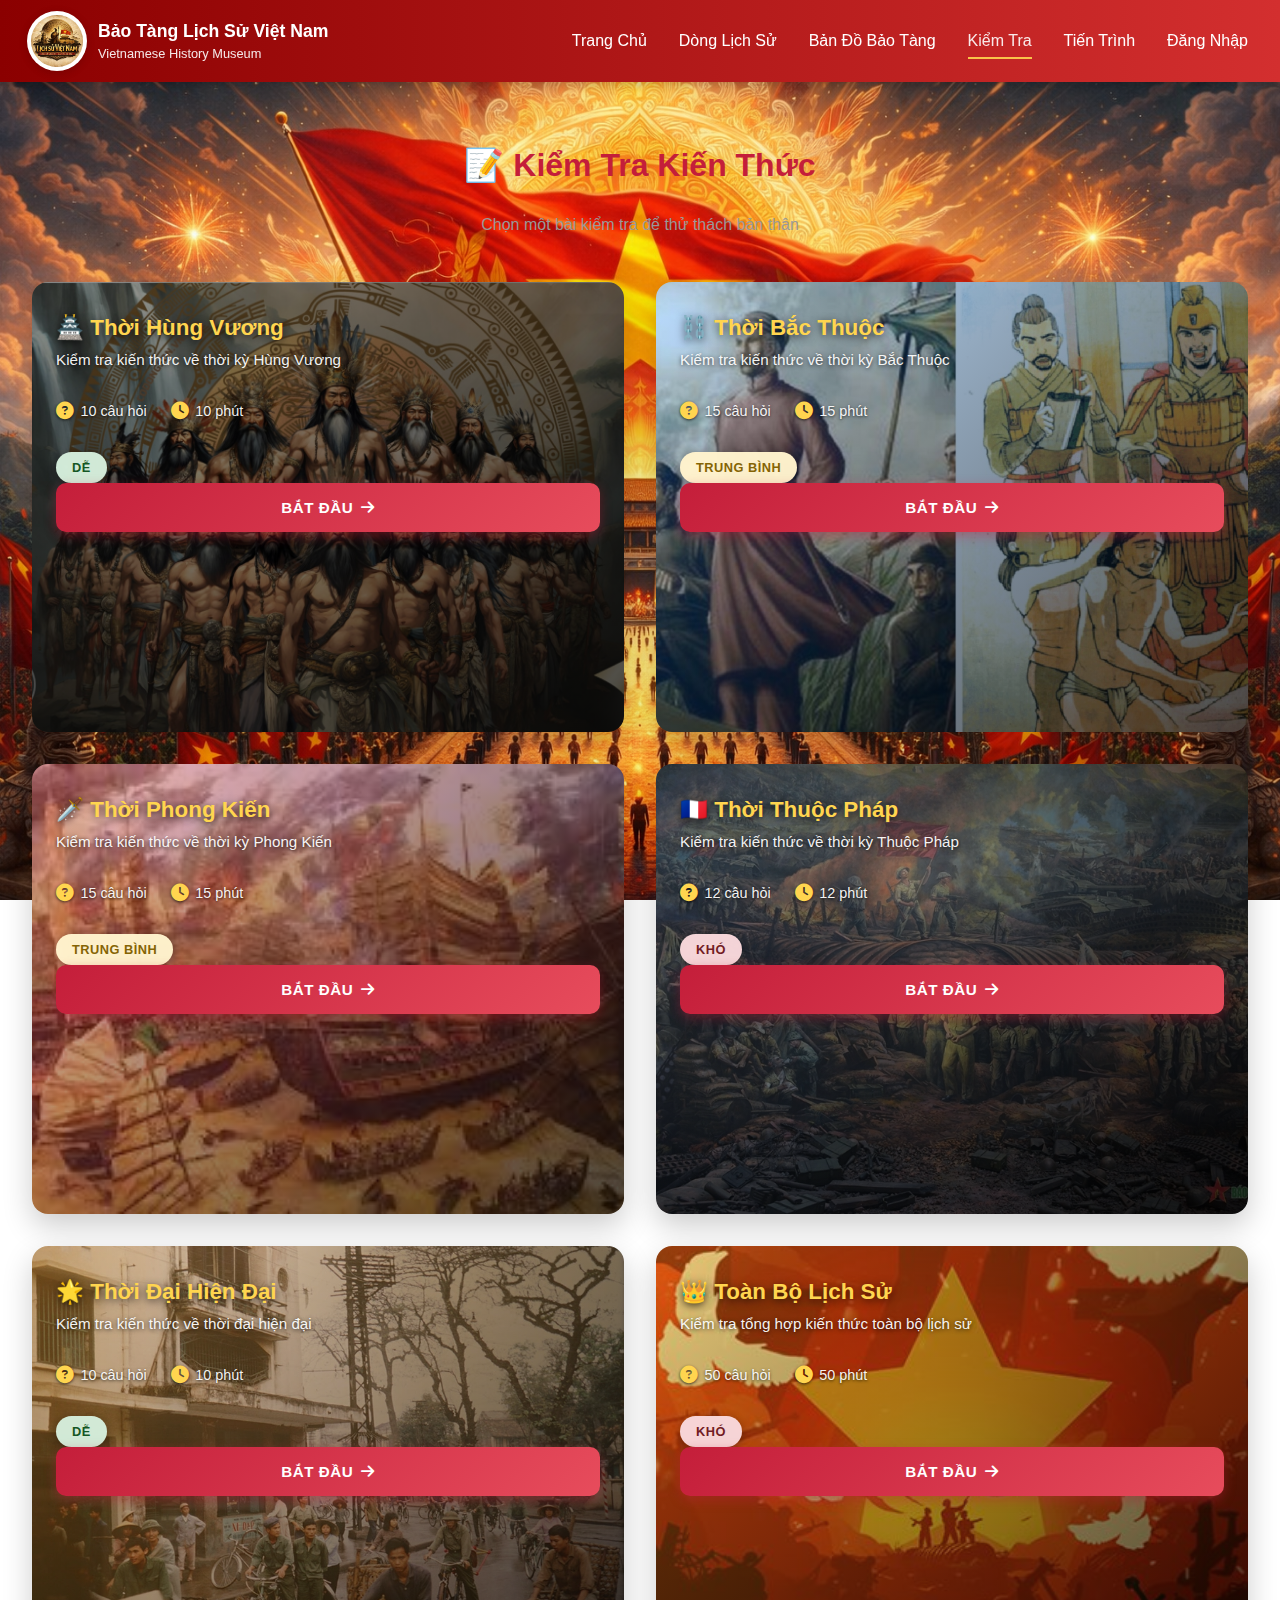
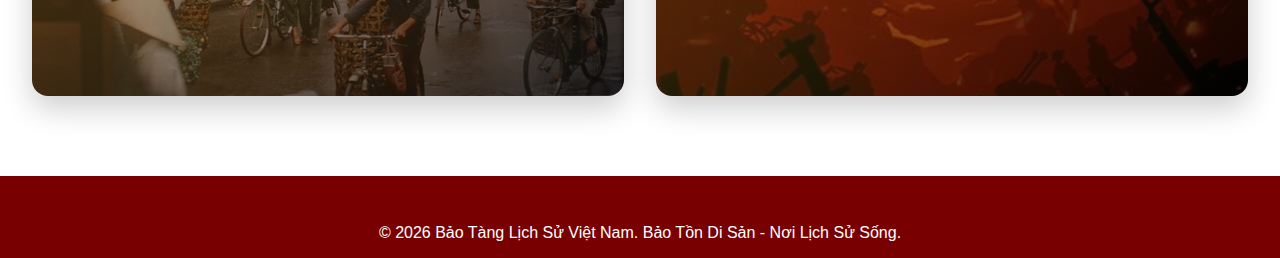
<file: pages/quizs/quizs.html>
<!DOCTYPE html>
<html lang="vi">
<head>
    <meta charset="UTF-8">
    <meta name="viewport" content="width=device-width, initial-scale=1.0">
    <title>Làm Bài Kiểm Tra - Bảo Tàng Lịch Sử Việt Nam</title>
    <link rel="stylesheet" href="https://cdnjs.cloudflare.com/ajax/libs/font-awesome/6.4.0/css/all.min.css">
    <link rel="stylesheet" href="../../css/navbar.css">
    <link rel="stylesheet" href="../../css/style.css">
    <link rel="stylesheet" href="../../css/quiz.css">
</head>
<body>
    <!-- Navbar -->
    <nav class="navbar">
        <div class="nav-container">
            <div class="nav-logo" onclick="location.href='../../index.html'"> 
                <span class="logo-circle">
                    <div class="logo-image">
                        <!-- SỬA từ: assets/images/... -->
                        <!-- Thành: ../../assets/images/... -->
                        <img src="../../assets/images/z7466353692132_c4290ee6f126bd5eeb17054044c74d9d.jpg" alt="Logo VN">
                    </div>
                </span>
                <div class="logo-text">
                    <h1>Bảo Tàng Lịch Sử Việt Nam</h1> 
                    <p>Vietnamese History Museum</p> 
                </div>
            </div>
            <ul class="nav-menu">
                <li><a href="../../index.html">Trang Chủ</a></li>
                <li><a href="../timeline.html">Dòng Lịch Sử</a></li>
                <li><a href="../map.html">Bản Đồ Bảo Tàng</a></li>
                <li><a href="../quiz.html" class="active">Kiểm Tra</a></li>
                <li><a href="../progress.html">Tiến Trình</a></li>
                <li><a href="../login.html">Đăng Nhập</a></li>
            </ul>
        </div>
    </nav>

    <div class="container">
        <!-- Quiz Taking Interface -->
        <div id="quizInterface" class="quiz-interface">
            <div class="quiz-header-bar">
                <div class="quiz-progress">
                    <div class="progress-info">
                        <h3 id="quizTitle">Quiz</h3>
                        <p id="quizQuestion">Câu hỏi</p>
                    </div>
                    <div class="progress-bar-container">
                        <div class="progress-bar">
                            <div id="progressFill" class="progress-fill"></div>
                        </div>
                        <span id="progressText">1/10</span>
                    </div>
                </div>
                <div class="quiz-timer">
                    <i class="fas fa-hourglass-end"></i>
                    <span id="timer">10:00</span>
                </div>
            </div>

            <div class="quiz-content-area">
                <div class="question-section">
                    <div class="question-number">Câu <span id="questionNumber">1</span>/10</div>
                    <h2 id="questionText" class="question-text">Đây là câu hỏi mẫu?</h2>
                    <div class="question-visual" id="questionVisual"></div>
                </div>

                <div class="answers-section" id="answersSection">
                    <!-- Answers will be inserted here -->
                </div>

                <div class="hint-section">
                    <button class="btn btn-hint" id="hintBtn">
                        <i class="fas fa-lightbulb"></i> SỬ DỤNG GỢI Ý
                    </button>
                </div>

                <div class="quiz-actions">
                    <button class="btn btn-secondary" id="prevBtn" onclick="previousQuestion()">
                        <i class="fas fa-chevron-left"></i> Câu Trước
                    </button>
                    <button class="btn btn-primary" id="nextBtn" onclick="nextQuestion()">
                        Câu Tiếp <i class="fas fa-chevron-right"></i>
                    </button>
                </div>
            </div>
        </div>

        <!-- Quiz Results -->
        <div id="quizResults" class="quiz-results hidden">
            <div class="results-container">
                <div class="result-header">
                    <i class="fas fa-check-circle"></i>
                    <h2>Kết Quả Kiểm Tra</h2>
                </div>

                <div class="score-display">
                    <div class="score-circle">
                        <div class="score-number" id="scoreNumber">85</div>
                        <div class="score-label">/100</div>
                    </div>
                    <div class="score-feedback">
                        <h3 id="scoreTitle">Tuyệt Vời!</h3>
                        <p id="scoreMessage">Bạn đã trả lời đúng 8/10 câu hỏi</p>
                    </div>
                </div>

                <div class="results-stats">
                    <div class="stat-item">
                        <i class="fas fa-check"></i>
                        <div>
                            <div class="stat-value" id="correctAnswers">8</div>
                            <div class="stat-label">Câu Đúng</div>
                        </div>
                    </div>
                    <div class="stat-item">
                        <i class="fas fa-times"></i>
                        <div>
                            <div class="stat-value" id="wrongAnswers">2</div>
                            <div class="stat-label">Câu Sai</div>
                        </div>
                    </div>
                    <div class="stat-item">
                        <i class="fas fa-clock"></i>
                        <div>
                            <div class="stat-value" id="timeSpent">8:32</div>
                            <div class="stat-label">Thời Gian</div>
                        </div>
                    </div>
                </div>

                <div class="results-details">
                    <h3>Chi Tiết Câu Trả Lời</h3>
                    <div id="detailsList" class="details-list">
                        <!-- Details will be inserted here -->
                    </div>
                </div>

                <div class="results-actions">
                    <button class="btn btn-secondary" onclick="backToSelection()">
                        <i class="fas fa-arrow-left"></i> Chọn Kiểm Tra Khác
                    </button>
                    <button class="btn btn-primary" onclick="retakeQuiz()">
                        <i class="fas fa-redo"></i> Làm Lại
                    </button>
                </div>
            </div>
        </div>
    </div>
    
    <footer style="text-align: center; align-items: center;">
        <p>&copy; 2026 Bảo Tàng Lịch Sử Việt Nam. Bảo Tồn Di Sản - Nơi Lịch Sử Sống.</p>
    </footer>

    <script src="../../js/navigation.js"></script>
    <script src="../../js/quiz.js"></script>
</body>
</html>
</file>
<file: css/navbar.css>
* {
    margin: 0;
    padding: 0;
    box-sizing: border-box;
}

:root {
    --primary: #d32f2f;
    --primary-dark: #b71c1c;
    --secondary: #ffd54f;
    --dark: #333;
    --light: #f5f5f5;
    --text-muted: #666;
}

/* Navbar */
.navbar {
    background: linear-gradient(90deg, #8B0000 0%, #d32f2f 100%);
    color: white;
    padding: 1rem 2rem;
    position: sticky;
    top: 0;
    z-index: 1000;
    box-shadow: 0 2px 10px rgba(0,0,0,0.2);
}




.nav-container {
    max-width: 1400px;
    margin: 0 auto;
    display: flex;
    justify-content: space-between;
    align-items: center;
    gap: 3rem;
}

.nav-logo {
    display: flex;
    align-items: center;
    gap: 1rem;
    text-decoration: none;
    color: white;
    cursor: pointer;
    flex-shrink: 0;
}

.logo-circle {
    width: 50px;
    height: 50px;
    background: #ffd54f;
    color: #d32f2f;
    border-radius: 50%;
    display: flex;
    align-items: center;
    justify-content: center;
    font-weight: bold;
    font-size: 1.2rem;
}

.logo-text h1 {
    font-size: 1.1rem;
    margin-bottom: 0.2rem;
}

.logo-text p {
    font-size: 0.8rem;
    opacity: 0.9;
}

.nav-menu {
    list-style: none;
    display: flex;
    gap: 2rem;
    flex: 1;
    justify-content: flex-end;
}

.nav-menu a {
    color: white;
    text-decoration: none;
    transition: all 0.3s;
    padding-bottom: 0.5rem;
    border-bottom: 2px solid transparent;
    font-weight: 500;
}

.nav-menu a:hover,
.nav-menu a.active {
    border-bottom-color: #ffd54f;
    opacity: 0.9;
}

/* Hamburger Menu */
.hamburger {
    display: none;
    flex-direction: column;
    background: none;
    border: none;
    cursor: pointer;
    gap: 5px;
}

.hamburger span {
    width: 25px;
    height: 3px;
    background: white;
    border-radius: 2px;
    transition: all 0.3s ease;
}

.hamburger.active span:nth-child(1) {
    transform: rotate(45deg) translate(10px, 10px);
}

.hamburger.active span:nth-child(2) {
    opacity: 0;
}

.hamburger.active span:nth-child(3) {
    transform: rotate(-45deg) translate(7px, -7px);
}

@media (max-width: 768px) {
    .hamburger {
        display: flex;
    }

    .nav-container {
        flex-wrap: wrap;
        gap: 1rem;
        justify-content: space-between;
        align-items: center;
    }

    .nav-menu {
        flex-direction: column;
        gap: 0.5rem;
        width: 100%;
        max-height: 0;
        overflow: hidden;
        transition: max-height 0.3s ease;
        text-align: center;
    }

    .nav-menu.active {
        max-height: 500px;
    }

    .nav-menu a {
        padding: 0.75rem 0;
        border-bottom: 1px solid rgba(255,255,255,0.2);
    }

    .logo-text h1 {
        font-size: 0.9rem;
    }
}
</file>
<file: css/style.css>
/* filepath: d:\FPT\museum-website\css\home.css */

/* Hero Section */
.hero {
    background: linear-gradient(135deg, #d32f2f 0%, #8B0000 100%);
    color: white;
    padding: 4rem 2rem;
    margin-bottom: 3rem;
    display: grid;
    grid-template-columns: 1fr 1fr;
    align-items: center;
    gap: 3rem;
    position: relative;
    overflow: hidden;
}



.logo-image {
    display: flex;
    align-items: center;
    justify-content: center;
    width: 60px;
    height: 60px;
    background: white;
    border-radius: 100%;
    padding: 4px;
    box-shadow: 0 2px 8px rgba(0, 0, 0, 0.15);
    flex-shrink: 0;
}

.logo-image img {
    width: 100%;
    height: 100%;
    object-fit: contain;
    border-radius: 100%;
}



/* Stats Section */
.stats-section {
    background: #f9f9f9;
    padding: 3rem 2rem;
    margin-bottom: 3rem;
}

.stats-grid {
    display: grid;
    grid-template-columns: repeat(auto-fit, minmax(200px, 1fr));
    gap: 2rem;
}

.stat-card {
    background: white;
    padding: 2rem;
    border-radius: 12px;
    text-align: center;
    box-shadow: 0 4px 15px rgba(0,0,0,0.08);
    transition: all 0.3s;
}

.stat-card:hover {
    transform: translateY(-5px);
    box-shadow: 0 10px 25px rgba(0,0,0,0.12);
}

.stat-icon {
    font-size: 2.5rem;
    color: var(--primary);
    margin-bottom: 1rem;
}

.stat-card h3 {
    font-size: 2rem;
    color: var(--primary);
    margin-bottom: 0.5rem;
}

.stat-card p {
    color: var(--text-muted);
    margin: 0;
}

/* Features Section */
.features-section {
    padding: 4rem 2rem;
    background: white;
    margin-bottom: 3rem;
}

.section-title {
    font-size: 2.5rem;
    color: var(--primary);
    text-align: center;
    margin-bottom: 0.5rem;
}

.section-subtitle {
    text-align: center;
    color: var(--text-muted);
    font-size: 1.1rem;
    margin-bottom: 3rem;
}

.features-grid {
    display: grid;
    grid-template-columns: repeat(auto-fit, minmax(300px, 1fr));
    gap: 2rem;
}

.feature-card {
    background: #f9f9f9;
    padding: 2rem;
    border-radius: 12px;
    text-align: center;
    transition: all 0.3s;
    border: 2px solid transparent;
}

.feature-card:hover {
    border-color: var(--primary);
    transform: translateY(-5px);
    box-shadow: 0 10px 30px rgba(211, 47, 47, 0.1);
}

.feature-icon {
    font-size: 3rem;
    color: var(--primary);
    margin-bottom: 1rem;
}

.feature-card h3 {
    font-size: 1.3rem;
    color: #333;
    margin-bottom: 1rem;
}

.feature-card p {
    color: var(--text-muted);
    line-height: 1.6;
}

/* Timeline Preview */


/* Footer */
footer {
    background-color: #780000;
    background-position: center;
    background-repeat: no-repeat;

    z-index: 0;
    color: white;
    padding: 3rem 2rem 1rem;
}

.footer-content {
    display: grid;
    grid-template-columns: repeat(auto-fit, minmax(250px, 1fr));
    gap: 2rem;
    margin-bottom: 2rem;
}

.footer-section h3 {
    margin-bottom: 1rem;
    color: var(--primary);
}

.footer-section p {
    color: #ccc;
    line-height: 1.6;
}

.footer-section ul {
    list-style: none;
    padding: 0;
}

.footer-section ul li {
    margin-bottom: 0.5rem;
}

.footer-section a {
    color: #ccc;
    text-decoration: none;
    transition: color 0.3s;
}

.footer-section a:hover {
    color: var(--primary);
}

.social-links {
    display: flex;
    gap: 1rem;
}

.social-links a {
    width: 40px;
    height: 40px;
    display: flex;
    align-items: center;
    justify-content: center;
    background: rgba(255, 255, 255, 0.1);
    border-radius: 50%;
    transition: all 0.3s;
}

.social-links a:hover {
    background: var(--primary);
    transform: scale(1.1);
}

.footer-bottom {
    text-align: center;
    padding-top: 2rem;
    border-top: 1px solid #333;
    color: #999;
}
/* Hero Section Mới */
.hero-section {
    position: relative;
    min-height: 70vh;
    display: flex;
    align-items: center;
    justify-content: center;
    overflow: hidden;
    padding:  100px 0 80px;
    margin-bottom: 30px;  /* 👈 tách section dưới */  
}




.hero-content-wrapper {
    display: grid;
    grid-template-columns: 1fr 1fr;
    gap: 4rem;
    align-items: center;
    max-width: 1400px;
    width: 100%;
    position: relative;
    z-index: 1;
}

/* Hero Left */
.hero-left {
    color: white;
}

.hero-label {
    color: #FFD54F;
    font-size: 0.95rem;
    font-weight: 600;
    letter-spacing: 2px;
    text-transform: uppercase;
    margin-bottom: 1rem;
    display: block;
    text-shadow: 0 2px 8px rgba(0, 0, 0, 0.3);
}

.hero-title {
    font-size: 4rem;
    font-weight: 800;
    line-height: 1.2;
    margin-bottom: 1.5rem;
    text-shadow: 0 4px 12px rgba(0, 0, 0, 0.4);
}

.hero-title .highlight {
    color: #FFD54F;
    display: block;
    font-style: italic;
}

.hero-description {
    font-size: 1.1rem;
    line-height: 1.8;
    margin-bottom: 2.5rem;
    opacity: 0.95;
    text-shadow: 0 2px 6px rgba(0, 0, 0, 0.3);
}
.hero-bg {
    position: absolute;
        inset: 0;
    z-index: 0;
    background-image: 
                linear-gradient(
            135deg,
            rgba(60, 40, 25, 0.25),
            rgba(120, 90, 60, 0.35)
        ), url("../assets/images/ChatGPT Image 00_57_28 26 thg 1, 2026.png");
    background-size: cover; 
    background-position: center;
    transform: translateY(var(--scroll, 0));
    will-change: transform;
    
}

.hero-section {
    position: relative; /* BẮT BUỘC */
    overflow: hidden;
}


.hero-buttons {
    display: flex;
    gap: 1.5rem;
    flex-wrap: wrap;
}
.hero-section {
    min-height: 70vh;
    padding: 90px 0 70px;
}

.video-container {
    max-width: 600px;
}



/* Hero Right - Video */
/* Hero Right - Video */
.hero-right {
    display: flex;
    justify-content: flex-end; /* đẩy video sát phải */
    align-items: center;
}
.hero-right-context{
    text-align: center;
    padding-bottom: 50px;
}

/* Cho video to hẳn ra */
.video-container {
    width: 100%;
    max-width: 650px; /* TO hơn rõ */
}

/* Wrapper đúng tỉ lệ video */
.video-wrapper {
    position: relative;
    width: 100%;
    aspect-ratio: 16 / 9; /* ✅ đúng dạng video */
    overflow: hidden;

    /* bỏ bo viền */
    border-radius: 0;

    /* shadow đẹp kiểu cinematic */
    box-shadow: 0 30px 90px rgba(0, 0, 0, 0.55);
}

/* Video full khung */
.hero-video {
    position: absolute;
    inset: 0;
    width: 100%;
    height: 100%;
    object-fit: cover; /* giữ tỉ lệ, không méo */
}

.sound-toggle {
    position: absolute;
    bottom: 20px;
    right: 20px;
    z-index: 5;

    width: 44px;
    height: 44px;
    border-radius: 50%;

    background: rgba(0, 0, 0, 0.55);
    color: #FFD54F;
    border: 1px solid rgba(255, 213, 79, 0.6);

    font-size: 1.2rem;
    cursor: pointer;
    backdrop-filter: blur(6px);

    transition: all 0.25s ease;
}

.sound-toggle:hover {
    background: rgba(0, 0, 0, 0.75);
    transform: scale(1.1);
}
.preview-section {
    position: relative;
    padding: 80px 0;
}

.section-container {
    max-width: 1200px;
    margin: 0 auto;
    padding: 0 20px;
    text-align: center;
}

.section-title {
    font-size: 36px;
    margin-bottom: 40px;
    color: #3b2a1a;
}

.preview-content.large-video {
    position: relative;
    max-width: 1000px;   /* 👈 tăng độ rộng */
    margin: 0 auto;
    border-radius: 20px;
    overflow: hidden;
    box-shadow: 0 20px 50px rgba(0,0,0,0.35);
    background: #000;
}

.preview-content.large-video video {
    width: 100%;
    height: auto;
    display: block;
    aspect-ratio: 16 / 9; /* 👈 giữ chuẩn khung hình */
}

/* Nút âm thanh */
.sound-toggle {
    position: absolute;
    bottom: 20px;
    right: 20px;
    background: rgba(0,0,0,0.6);
    border: none;
    color: #fff;
    font-size: 20px;
    padding: 10px 14px;
    border-radius: 50%;
    cursor: pointer;
    transition: 0.3s;
}

.sound-toggle:hover {
    background: rgba(0,0,0,0.85);
    transform: scale(1.1);
}
.preview-content {
    width: 100% !important;
    max-width: 1200px !important;
    margin: 0 auto !important;
}

.preview-content video {
    width: 100% !important;
    height: auto !important;
    display: block;
}


/* Responsive */
@media (max-width: 1024px) {
    .hero-content-wrapper {
        grid-template-columns: 1fr;
        gap: 2rem;
    }

    .hero-title {
        font-size: 3rem;
    }

    .hero-left {
        text-align: center;
    }

    .hero-buttons {
        justify-content: center;
    }

    .video-container {
        max-width: 350px;
    }
}

@media (max-width: 768px) {
    .hero-section {
        min-height: 80vh;
        padding: 4rem 1rem 1rem 1rem;
    }

    .hero-content-wrapper {
        gap: 1.5rem;
    }

    .hero-title {
        font-size: 2.2rem;
    }

    .hero-label {
        font-size: 0.85rem;
    }

    .hero-description {
        font-size: 1rem;
    }

    .hero-buttons {
        gap: 1rem;
    }

    .video-container {
        max-width: 100%;
    }

    .video-play-btn {
        width: 60px;
        height: 60px;
        font-size: 1.5rem;
    }
}

@media (max-width: 480px) {
    .hero-section {
        min-height: 100vh;
        padding: 3rem 1rem 1rem 1rem;
    }

    .hero-title {
        font-size: 1.8rem;
    }

    .hero-label {
        font-size: 0.8rem;
        margin-bottom: 0.8rem;
    }

    .hero-description {
        font-size: 0.95rem;
        margin-bottom: 1.5rem;
    }

    .hero-buttons {
        flex-direction: column;
    }

    .btn-large {
        width: 100%;
    }

    .video-play-btn {
        width: 50px;
        height: 50px;
        font-size: 1.2rem;
    }
}
/* Responsive */
@media (max-width: 1024px) {
    .hero {
        grid-template-columns: 1fr;
    }

    .hero-title {
        font-size: 2.5rem;
    }

    .hero-graphic {
        width: 250px;
        height: 250px;
    }
}

@media (max-width: 768px) {
    .hero {
        padding: 2rem 1rem;
    }

    .hero-title {
        font-size: 2rem;
    }

    .hero-subtitle {
        font-size: 1rem;
    }

    .section-title {
        font-size: 2rem;
    }

    .features-grid,
    .testimonials-grid {
        grid-template-columns: 1fr;
    }

    .cta-content h2 {
        font-size: 2rem;
    }

    .timeline-item {
        grid-template-columns: auto 1fr;
    }
}
:root {
    --primary: #2c1810;
    --accent: #c9915a;
    --text-muted: #6b5344;
}

/* Base Section Container */
.section-container {
    max-width: 1400px;
    margin: 0 auto;
    padding: 3rem 2rem;
    position: relative;
    z-index: 1;
}

.section-title {
    text-align: center;
    font-size: 2.5rem;
    font-weight: 800;
    color: #2c1810;
    margin-bottom: 1rem;
    font-family: 'Times New Roman', serif;
    text-shadow: 1px 1px 3px rgba(0,0,0,0.1);
}

.section-subtitle {
    text-align: center;
    font-size: 1.1rem;
    color: #6b5344;
    margin-bottom: 2.5rem;
    font-weight: 500;
}

/* Background for sections */
.section-bg {
    position: absolute;
    inset: 0;
    background-size: cover;
    background-position: center;
    background-attachment: scroll;
    z-index: 0;
}


/* ===== SECTION 1: EXPERIENCE ===== */
.experience-section {
    position: relative;
    margin: 0;
}

.experience-grid {
    display: grid;
    grid-template-columns: repeat(4, 1fr);
    gap: 2rem;
    padding: 2rem 0;
}

.experience-card {
    border: 3px solid #d4a574;
    border-radius: 10px;
    overflow: hidden;
    box-shadow: 0 10px 40px rgba(139,69,19,0.2);
    transition: all 0.4s ease;
}

.experience-card:hover {
    transform: translateY(-15px);
    box-shadow: 0 25px 60px rgba(139,69,19,0.3);
    border-color: #c9915a;
}

.experience-card .card-image {
    width: 100%;
    height: 180px;
    overflow: hidden;
    position: relative;
}

.experience-card .card-image img {
    width: 100%;
    height: 100%;
    object-fit: cover;
    transition: transform 0.4s ease;
}

.experience-card:hover .card-image img {
    transform: scale(1.15);
}

.experience-card .card-body {
    padding: 1.5rem;
    text-align: center;
}

.experience-card h3 {
    font-size: 1rem;
    color: #2c1810;
    font-weight: 700;
    margin-bottom: 0.7rem;
    line-height: 1.4;
}

.experience-card p {
    color: #6b5344;
    font-size: 0.85rem;
    line-height: 1.5;
    margin-bottom: 1rem;
}

.btn-card {
    background: linear-gradient(135deg, #c9915a, #b8860b);
    color: rgb(253, 246, 246);
    border: none;
    padding: 0.6rem 1.3rem;
    border-radius: 5px;
    font-weight: 600;
    font-size: 0.85rem;
    cursor: pointer;
    transition: all 0.3s ease;
    text-transform: uppercase;
}

.btn-card:hover {
    transform: scale(1.05);
    box-shadow: 0 6px 20px rgba(139,69,19,0.35);
}
.timeline-period {
    position: relative;
    width: 100%;
    min-height: 320px;
    overflow: hidden;
    border-radius: 16px;
}

/* Ảnh phủ full nền */
.timeline-period .timeline-bg {
    position: absolute;
    inset: 0;
    width: 100%;
    height: 100%;
    object-fit: cover;
    z-index: 1;
}

/* Lớp phủ để chữ dễ đọc (rất nên có) */
.timeline-period::after {
    content: "";
    position: absolute;
    inset: 0;
    background: linear-gradient(
        to bottom
    );
    z-index: 2;
}

/* Nội dung nổi lên trên ảnh */
.timeline-period .timeline-content {
    position: relative;
    z-index: 3;
    color: #fff;
    padding: 24px;
    max-width: 420px;
}


/* ===== SECTION 2: LEARNING ===== */
.learning-section {
    position: relative;
    margin: 2rem 0;
}

.learning-wrapper {
    display: grid;
    grid-template-columns: 1.2fr 1fr;
    gap: 3.5rem;
    align-items: center;
}

.learning-left h2 {
    font-size: 1.7rem;
    color: #2c1810;
    font-weight: 800;
    margin-bottom: 2rem;
    font-family: 'Times New Roman', serif;
}

.timeline-list {
    display: flex;
    flex-direction: column;
    gap: 1.5rem;
}

.timeline-period {
    display: flex;
    gap: 1.5rem;
    padding: 1.5rem;
    border-radius: 10px;
    border-left: 5px solid #c9915a;
    box-shadow: 0 8px 25px rgba(139,69,19,0.15);
    transition: all 0.3s ease;
}

.timeline-period:hover {
    box-shadow: 0 12px 40px rgba(139,69,19,0.25);
    transform: translateX(8px);
}

.period-icon {
    width: 55px;
    height: 55px;
    background: linear-gradient(135deg, #c9915a, #b8860b);
    border-radius: 50%;
    display: flex;
    align-items: center;
    justify-content: center;
    color: #2c1810;
    font-size: 1.5rem;
    flex-shrink: 0;
    box-shadow: 0 4px 15px rgba(139,69,19,0.25);
}

.period-content h3 {
    color: #2c1810;
    font-weight: 700;
    margin-bottom: 0.3rem;
    font-size: 1.1rem;
}

.period-date {
    color: #c9915a;
    font-size: 0.8rem;
    font-weight: 700;
    margin-bottom: 0.5rem;
}

.period-content p {
    color: #6b5344;
    font-size: 0.9rem;
    line-height: 1.5;
    margin-bottom: 0.8rem;
}

.btn-period {
    background: #8b4513;
    color: rgb(255, 255, 255);
    border: none;
    padding: 0.5rem 1rem;
    border-radius: 5px;
    font-size: 0.8rem;
    font-weight: 600;
    cursor: pointer;
    transition: all 0.3s ease;
    align-self: flex-start;
    text-transform: uppercase;
}

.btn-period:hover {
    background: #a0522d;
    transform: translateY(-2px);
    box-shadow: 0 5px 15px rgba(139,69,19,0.3);
}

.learning-right {
    display: flex;
    flex-direction: column;
    gap: 2rem;
    align-items: center;
}

.character-img {
    max-width: 280px;
    height: auto;
    filter: drop-shadow(0 12px 35px rgba(139,69,19,0.25));
}

.features-list {
    padding: 2rem;
    border-radius: 12px;
    width: 100%;
}

.features-list h3 {
    color: #2c1810;
    font-weight: 700;
    margin-bottom: 1.5rem;
    font-size: 1.1rem;
    text-align: center;
}

.feature-item {
    display: flex;
    align-items: center;
    gap: 1rem;
    margin-bottom: 1rem;
    color: #ffffff;
    font-size: 0.95rem;
}

.feature-item i {
    color: #c9915a;
    font-size: 1.2rem;
    flex-shrink: 0;
}

.btn-explore {
    background: linear-gradient(135deg, #f5f4f3, #b8860b);
    color: rgb(183, 84, 84);
    border: none;
    padding: 0.9rem 2rem;
    border-radius: 6px;
    font-weight: 700;
    font-size: 0.95rem;
    cursor: pointer;    
    transition: all 0.3s ease;
    margin-top: 1rem;
    width: 100%;
    text-transform: uppercase;
}

.btn-explore:hover {
    transform: translateY(-3px);
    box-shadow: 0 12px 35px rgba(139,69,19,0.35);
}
.timeline-period {
    position: relative;
    min-height: 260px;
    border-radius: 16px;
    overflow: hidden;
    padding: 24px;
}

/* Ảnh nền */
.timeline-period .timeline-bg {
    position: absolute;
    inset: 0;
    width: 100%;
    height: 100%;
    object-fit: cover;
    z-index: 1;
}

/* Lớp phủ để chữ không bị chìm */
.timeline-period::after {
    content: "";
    position: absolute;
    inset: 0;
    background: linear-gradient(
        to right,
    );
    z-index: 2;
}

/* Icon */
.timeline-period .period-icon {
    position: relative;
    z-index: 3;
    margin-bottom: 10px;
    color: #ffd27d;
}

/* Nội dung */
.timeline-period .period-content {
    position: relative;
    z-index: 3;
    max-width: 420px;
    color: #591313;
}




/* ===== SECTION 3: JOURNEY ===== */
.journey-section {
    position: relative;
    margin: 2rem 0;
}

.journey-grid {
    display: grid;
    grid-template-columns: repeat(3, 1fr);
    gap: 2rem;
    padding: 2rem 0;
}

.journey-card {
    border: 2px solid #d4a574;
    border-radius: 12px;
    overflow: hidden;
    box-shadow: 0 10px 40px rgba(139,69,19,0.15);
    transition: all 0.4s ease;
    position: relative;
}

.journey-card.featured {
    border: 3px solid #c9915a;
    box-shadow: 0 15px 50px rgba(139,69,19,0.25);
}

.journey-card:hover {
    transform: translateY(-12px);
    box-shadow: 0 20px 60px rgba(139,69,19,0.28);
}

.card-label {
    position: absolute;
    top: 12px;
    left: 12px;
    background: linear-gradient(135deg, #c9915a, #b8860b);
    color: rgb(165, 46, 46);
    padding: 0.4rem 0.9rem;
    border-radius: 20px;
    font-size: 0.7rem;
    font-weight: 700;
    z-index: 2;
    text-transform: uppercase;
    box-shadow: 0 4px 12px rgba(139,69,19,0.3);
}

.journey-card .card-image {
    width: 100%;
    height: 220px;
    overflow: hidden;
}

.journey-card .card-image img {
    width: 100%;
    height: 100%;
    object-fit: cover;
    transition: transform 0.4s ease;
}

.journey-card:hover .card-image img {
    transform: scale(1.1);
}

.journey-card .card-content {
    padding: 1.8rem;
}

.journey-card h3 {
    font-size: 1.2rem;
    color: #2c1810;
    font-weight: 700;
    margin-bottom: 0.6rem;
}

.journey-card p {
    color: #6b5344;
    font-size: 0.9rem;
    margin-bottom: 1rem;
    line-height: 1.5;
}

.card-stats {
    display: flex;
    gap: 1.5rem;
    margin-bottom: 1.2rem;
    padding-bottom: 1rem;
    border-bottom: 1px solid rgba(139,69,19,0.15);
}

.card-stats span {
    display: flex;
    align-items: center;
    gap: 0.4rem;
    color: #8b4513;
    font-size: 0.85rem;
    font-weight: 600;
}

.card-stats i {
    color: #c9915a;
    font-size: 1rem;
}

.btn-journey {
    background: #8b4513;
    color: white;
    border: none;
    padding: 0.7rem 1.5rem;
    border-radius: 5px;
    font-weight: 600;
    font-size: 0.85rem;
    cursor: pointer;
    transition: all 0.3s ease;
    width: 100%;
    text-transform: uppercase;
}

.btn-journey:hover {
    background: #a0522d;
    transform: translateY(-2px);
    box-shadow: 0 6px 18px rgba(139,69,19,0.3);
}

.timeline-dots {
    display: flex;
    justify-content: center;
    gap: 1.2rem;
    margin-top: 2.5rem;
}

.dot {
    width: 14px;
    height: 14px;
    border-radius: 50%;
    background: rgba(139,69,19,0.3);
    cursor: pointer;
    transition: all 0.3s ease;
    border: 2px solid rgba(139,69,19,0.2);
}

.dot.active {
    background: #c9915a;
    width: 35px;
    border-radius: 7px;
    border-color: #b8860b;
}

.dot:hover {
    background: rgba(201,145,90,0.7);
}

/* ===== SECTION 4: PREVIEW ===== */
.preview-section {
    position: relative;
    margin: 2rem 0;
    padding: 4rem 2rem;
}

.preview-content {
    max-width: 900px;
    margin: 0 auto;
    padding: 2.5rem;
    background: rgba(255,255,255,0.9);
    border: 2px solid #d4a574;
    border-radius: 12px;
    box-shadow: 0 15px 50px rgba(139,69,19,0.2);
}

.preview-image {
    width: 100%;
    height: 450px;
    border-radius: 8px;
    overflow: hidden;
    border: 2px solid #d4a574;
}

.preview-image img {
    width: 100%;
    height: 100%;
    object-fit: cover;
}
.experience-card .card-image {
    width: 100%;
    height: 180px;       /* BẮT BUỘC */
    overflow: hidden;
}

.experience-card .card-image img {
    width: 100%;
    height: 100%;
    object-fit: cover;
    display: block;
}
.card-image {
    position: relative;
}

.card-image img {
    position: static; /* hoặc bỏ hẳn */
}
    .timeline-period .timeline-content {
    color: #2c1810; /* màu chữ giống các block khác */
}

.timeline-period .timeline-content h3 {
    color: #2c1810;
}

.timeline-period .timeline-content p {
    color: #6b5344;
}

.timeline-period .timeline-content .period-date {
    color: #c9915a;
}
/* ===== SECTION 5: TESTIMONIALS ===== */
.testimonials-section {
    position: relative;
    margin: 2rem 0;
    padding: 4rem 2rem;
}

.section-bg {
    position: absolute;
    inset: 0;
    background-size: cover;
    background-position: center;
    background-attachment: scroll;
    z-index: 0;
}

.testimonials-wrapper {
    display: grid;
    grid-template-columns: 1fr 1fr;
    gap: 3rem;
    align-items: center;
    max-width: 1400px;
    margin: 0 auto;
    position: relative;
    z-index: 1;
}

.testimonials-left {
    display: flex;
    flex-direction: column;
    gap: 2rem;
}

.testimonial-quote {
    font-size: 2rem;
    font-weight: 700;
    color: #2c1810;
    font-family: 'Times New Roman', serif;
    line-height: 1.7;
    margin: 0;
    padding: 0;
    font-style: italic;
}

.testimonial-stats {
    display: flex;
    gap: 1rem;
}

.testimonial-stats .stat {
    display: flex;
    align-items: center;
    gap: 0.8rem;
    font-weight: 600;
    color: #6b5344;
    font-size: 1rem;
}

.testimonials-right {
    display: flex;
    flex-direction: column;
    gap: 2rem;
}

.testimonial-card {

    border: 3px solid #d4a574;
    border-radius: 16px;
    padding: 3rem;
    box-shadow: 0 20px 60px rgba(139,69,19,0.25);
    width: 100%;
    transition: all 0.3s ease;
}

.testimonial-card:hover {
    transform: translateY(-8px);
    box-shadow: 0 25px 75px rgba(139,69,19,0.35);
    border-color: #c9915a;
}

.testimonial-header {
    display: flex;
    align-items: center;
    gap: 1.5rem;
    margin-bottom: 2rem;
}

.testimonial-avatar {
    width: 80px;
    height: 80px;
    border-radius: 50%;
    object-fit: cover;
    border: 3px solid #c9915a;
    box-shadow: 0 6px 16px rgba(139,69,19,0.3);
    flex-shrink: 0;
}

.testimonial-info h4 {
    color: #2c1810;
    font-weight: 700;
    margin: 0 0 0.7rem 0;
    font-size: 1.2rem;
}

.testimonial-rating {
    display: flex;
    gap: 0.4rem;
    font-size: 1rem;
}

.testimonial-rating i {
    color: #FFD700;
}

.testimonial-text {
    color: #6b5344;
    font-size: 1rem;
    line-height: 1.7;
    margin-bottom: 1.5rem;
    font-style: italic;
    font-weight: 500;
}

.testimonial-location {
    display: flex;
    align-items: center;
    gap: 0.6rem;
    color: #c9915a;
    font-weight: 700;
    font-size: 0.95rem;
    margin-bottom: 2rem;
}

.testimonial-location i {
    font-size: 1.1rem;
}

.btn-testimonial {
    background: linear-gradient(135deg, #c9915a, #b8860b);
    color: white;
    border: none;
    padding: 1rem 2rem;
    border-radius: 6px;
    font-weight: 700;
    font-size: 0.95rem;
    cursor: pointer;
    transition: all 0.3s ease;
    width: 100%;
    text-transform: uppercase;
    letter-spacing: 0.5px;
}

.btn-testimonial:hover {
    transform: translateY(-4px);
    box-shadow: 0 12px 30px rgba(139,69,19,0.4);
}
.testimonials-right {
    position: relative;
    border-radius: 20px;
    overflow: hidden;
    height: 360px;
    box-shadow: 0 12px 30px rgba(0,0,0,0.25);
}

/* Ảnh làm background */
.testimonials-right .card-image {
    position: absolute;
    inset: 0;
    z-index: 0;
}

.testimonials-right .card-image img {
    width: 100%;
    height: 100%;
    object-fit: cover;
}

/* Overlay để chữ nổi */
.testimonials-right::after {
    content: "";
    position: absolute;
    inset: 0;
    z-index: 1;
}

/* Card nội dung nằm trên ảnh */
.testimonial-card {
    position: relative;
    z-index: 2;
    height: 100%;
    padding: 24px;
    display: flex;
    flex-direction: column;
    justify-content: flex-end;
    color: #fff;
    background: transparent;
}

/* Header */
.testimonial-header {
    display: flex;
    align-items: center;
    gap: 12px;
    margin-bottom: 12px;
}

.testimonial-avatar {
    width: 48px;
    height: 48px;
    border-radius: 50%;
    object-fit: cover;
    border: 2px solid #fff;
}

.testimonial-info h4 {
    margin: 0;
    font-size: 1rem;
    font-weight: 600;
}

.testimonial-rating i {
    color: #f5c518;
    font-size: 0.85rem;
}

/* Text */
.testimonial-text {
    font-size: 0.95rem;
    line-height: 1.5;
    margin-bottom: 12px;
    opacity: 0.95;
}

/* Location */
.testimonial-location {
    display: flex;
    align-items: center;
    gap: 6px;
    font-size: 0.85rem;
    opacity: 0.9;
    margin-bottom: 16px;
}

/* Button */
.btn-testimonial {
    align-self: flex-start;
    padding: 10px 22px;
    border-radius: 999px;
    border: none;
    color: #fff;
    font-weight: 600;
    cursor: pointer;
    transition: all 0.3s ease;
}

.btn-testimonial:hover {
    transform: translateY(-2px);
}

/* Responsive */
@media (max-width: 1024px) {
    .testimonials-wrapper {
        grid-template-columns: 1fr;
        gap: 2rem;
    }

    .testimonials-right {
        flex-direction: row;
    }

    .testimonial-card {
        flex: 1;
    }

    .testimonial-quote {
        font-size: 1.6rem;
        text-align: center;
    }

    .testimonial-stats {
        justify-content: center;
    }
}

@media (max-width: 768px) {
    .testimonials-wrapper {
        gap: 1.5rem;
    }

    .testimonials-right {
        flex-direction: column;
    }

    .testimonial-quote {
        font-size: 1.4rem;
    }

    .testimonial-card {
        padding: 2rem;
    }

    .testimonial-avatar {
        width: 70px;
        height: 70px;
    }

    .testimonial-text {
        font-size: 0.95rem;
    }
}

/* ===== RESPONSIVE ===== */
@media (max-width: 1200px) {
    .journey-grid {
        grid-template-columns: repeat(2, 1fr);
    }

    .learning-wrapper {
        grid-template-columns: 1fr;
    }
}

@media (max-width: 1024px) {
    .experience-grid {
        grid-template-columns: repeat(2, 1fr);
    }

    .section-title {
        font-size: 2rem;
    }
}

@media (max-width: 768px) {
    .section-container {
        padding: 2rem 1rem;
    }

    .experience-grid,
    .journey-grid {
        grid-template-columns: 1fr;
    }

    .character-img {
        max-width: 200px;
    }

    .preview-image {
        height: 280px;
    }

    .section-title {
        font-size: 1.5rem;
    }

    .timeline-period {
        flex-direction: column;
        gap: 1rem;
    }

    .period-icon {
        align-self: flex-start;
    }
}

@media (max-width: 480px) {
    .section-container {
        padding: 1.5rem 0.8rem;
    }

    .experience-card .card-body {
        padding: 1rem;
    }

    .experience-card h3 {
        font-size: 0.9rem;
    }

    .learning-right {
        gap: 1rem;
    }

    .features-list {
        padding: 1.5rem;
    }

    .preview-image {
        height: 200px;
    }

    .section-title {
        font-size: 1.2rem;
    }

    .journey-grid {
        gap: 1.5rem;
    }
}
</file>
<file: css/login.css>
:root {
    --primary: #e0dede;
    --primary-dark: #7d0808;
    --accent: #FFD54F;
    --text-color: #333;
    --text-muted: #999;
    --bg-light: #f9f9f9;
}

/* Cho body full màn hình */
.login-page {
    min-height: 100vh;
    position: relative;
    background: white;
}

/* Background Image */
/* Background Image */
/* BODY */
body.login-page {
    margin: 0;
    min-height: 100vh;
    background: transparent !important;
}

/* Ảnh nền */
.login-background {
    position: fixed;
    top: 70px;
    left: 0;
    width: 100%;
    height: 100%;
    height: calc(100vh - 70px);
    background: url("../assets/images/b88f0186-3e12-4369-a64b-a1a072c19532.png") center / cover no-repeat;
    z-index: -1;
}

/* Login nằm trên ảnh */
.login-container {
    position: fixed;
    top: 70px;
    left: 0;
    width: 100%;
    height: calc(100vh - 70px);
    display: flex;
    align-items: center;
    justify-content: center;
    z-index: 10;
    background: transparent;
}


/* Navbar Overlay */
.navbar-overlay {
    background: linear-gradient(to right, rgba(225, 27, 27, 0.9), rgba(139, 0, 0, 0.9)) !important;
    backdrop-filter: blur(10px);
    position: relative;
    z-index: 100;
    border-bottom: 2px solid #FFD54F;
}

.navbar-overlay .logo-circle {
    background: rgba(255, 213, 79, 0.2) !important;
    color: #FFD54F !important;
    border: 2px solid #FFD54F;
}

.navbar-overlay .logo-text h1 {
    color: white !important;
}

.navbar-overlay .logo-text p {
    color: #FFD54F !important;
}

.navbar-overlay .nav-menu a {
    color: rgba(255, 255, 255, 0.9) !important;
    transition: all 0.3s;
}

.navbar-overlay .nav-menu a:hover {
    color: #FFD54F !important;
    text-shadow: 0 0 10px rgba(255, 213, 79, 0.5);
}

.navbar-overlay .nav-menu a.active {
    color: #FFD54F !important;
    border-bottom: 3px solid #FFD54F;
    padding-bottom: 5px;
}

/* Login Container */
.login-container {
    position: fixed;
    top: 70px;
    left: 0;
    width: 100%;
    height: calc(100vh - 70px);
    display: flex;
    align-items: center;
    justify-content: center;
    padding: 2rem;
    z-index: 50;
    background: transparent; /* ✅ */
}


/* Login Box */
.login-box {
    background: linear-gradient(135deg, rgba(0, 0, 0, 0.95) 0%, rgba(139, 0, 0, 0.95) 100%);
    backdrop-filter: blur(20px);
    border: 2px solid #FFD54F;
    border-radius: 16px;
    padding: 3rem 2.5rem;
    width: 100%;
    max-width: 420px;
    box-shadow: 0 20px 60px rgba(211, 47, 47, 0.3), inset 0 1px 0 rgba(255, 255, 255, 0.2);
    animation: slideInUp 0.6s ease;
    position: relative;
    z-index: 51;
}

@keyframes slideInUp {
    from {
        opacity: 0;
        transform: translateY(40px);
    }
    to {
        opacity: 1;
        transform: translateY(0);
    }
}

/* Login Header */
.login-header {
    text-align: center;
    margin-bottom: 2.5rem;
}

.logo-icon {
    width: 80px;
    height: 80px;
    margin: 0 auto 1rem;
    display: flex;
    align-items: center;
    justify-content: center;
    border-radius: 50%;
}

.logo-icon img {
    width: 100%;
    height: 100%;
    object-fit: contain;
    filter: drop-shadow(0 0 12px rgba(255, 213, 79, 0.6));
     border-radius: 50%;
}


@keyframes pulse {
    0%, 100% {
        transform: scale(1);
    }
    50% {
        transform: scale(1.05);
    }
}

.login-header h2 {
    color: #FFD54F;
    font-size: 1.5rem;
    margin: 0 0 0.5rem 0;
    font-weight: 600;
    letter-spacing: 0.5px;
    text-shadow: 0 2px 10px rgba(0, 0, 0, 0.3);
}

.login-header p {
    color: rgba(255, 213, 79, 0.8);
    font-size: 0.75rem;
    letter-spacing: 2px;
    margin: 0;
    text-transform: uppercase;
}

/* Form */
.login-form {
    margin-bottom: 2rem;
}

.form-group {
    margin-bottom: 1.5rem;
}

.form-group label {
    display: block;
    color: #FFD54F;
    font-size: 0.85rem;
    font-weight: 600;
    margin-bottom: 0.6rem;
    text-transform: uppercase;
    letter-spacing: 0.5px;
    text-shadow: 0 1px 3px rgba(0, 0, 0, 0.3);
}

.password-header {
    display: flex;
    justify-content: space-between;
    align-items: center;
    margin-bottom: 0.6rem;
}

.password-header label {
    margin-bottom: 0;
}

.forgot-link {
    color: #FFD54F;
    text-decoration: none;
    font-size: 0.75rem;
    font-weight: 500;
    transition: all 0.3s;
    text-shadow: 0 1px 3px rgba(0, 0, 0, 0.3);
}

.forgot-link:hover {
    color: white;
    text-decoration: underline;
}

/* Input Wrapper */
.input-wrapper {
    position: relative;
    display: flex;
    align-items: center;
}

.input-wrapper i:first-child {
    position: absolute;
    left: 1rem;
    color: #FFD54F;
    font-size: 0.9rem;
}

.input-wrapper input {
    width: 100%;
    background: rgba(255, 255, 255, 0.15);
    border: 2px solid rgba(255, 213, 79, 0.4);
    border-radius: 8px;
    padding: 0.9rem 1rem 0.9rem 2.5rem;
    color: white;
    font-size: 0.9rem;
    transition: all 0.3s;
}

.input-wrapper input::placeholder {
    color: rgba(255, 255, 255, 0.5);
}

.input-wrapper input:focus {
    outline: none;
    background: rgba(255, 255, 255, 0.25);
    border-color: #FFD54F;
    box-shadow: 0 0 15px rgba(255, 213, 79, 0.4), inset 0 0 10px rgba(255, 213, 79, 0.1);
}

.toggle-pwd {
    position: absolute;
    right: 1rem;
    color: rgba(255, 213, 79, 0.7);
    cursor: pointer;
    font-size: 0.9rem;
    transition: color 0.3s;
}

.toggle-pwd:hover {
    color: #FFD54F;
}

/* Authenticate Button */
.btn-authenticate {
    width: 100%;
    background: linear-gradient(135deg, #FFD54F 0%, #FFC107 100%);
    color: #8B0000;
    border: none;
    padding: 1rem;
    border-radius: 8px;
    font-weight: 700;
    font-size: 0.9rem;
    letter-spacing: 1px;
    cursor: pointer;
    transition: all 0.3s;
    text-transform: uppercase;
    box-shadow: 0 4px 15px rgba(255, 213, 79, 0.4);
}

.btn-authenticate:hover {
    transform: translateY(-2px);
    box-shadow: 0 6px 25px rgba(255, 213, 79, 0.6);
    background: linear-gradient(135deg, #FFC107 0%, #FFD54F 100%);
}

.btn-authenticate:active {
    transform: translateY(0);
}

/* Social Section */
.social-section {
    margin-bottom: 2rem;
    padding: 2rem 0;
    border-top: 1px solid rgba(255, 213, 79, 0.3);
    border-bottom: 1px solid rgba(255, 213, 79, 0.3);
}

.social-label {
    text-align: center;
    color: rgba(255, 213, 79, 0.7);
    font-size: 0.75rem;
    letter-spacing: 1px;
    text-transform: uppercase;
    margin: 0 0 1rem 0;
    font-weight: 600;
}

.social-buttons {
    display: flex;
    gap: 1rem;
}

.btn-social {
    flex: 1;
    display: flex;
    align-items: center;
    justify-content: center;
    gap: 0.5rem;
    padding: 0.8rem;
    border: 2px solid rgba(255, 213, 79, 0.3);
    border-radius: 8px;
    background: rgba(255, 213, 79, 0.1);
    color: #FFD54F;
    font-size: 0.85rem;
    cursor: pointer;
    transition: all 0.3s;
    text-decoration: none;
    font-weight: 600;
}

.btn-social:hover {
    background: rgba(255, 213, 79, 0.2);
    border-color: #FFD54F;
    transform: translateY(-2px);
}

.btn-google {
    color: #FFD54F;
}

.btn-google:hover {
    background: rgba(66, 133, 244, 0.15);
    border-color: #4285F4;
    color: #4285F4;
}

.btn-facebook {
    color: #FFD54F;
}

.btn-facebook:hover {
    background: rgba(24, 119, 242, 0.15);
    border-color: #1877F2;
    color: #1877F2;
}

.btn-social i {
    font-size: 1rem;
}

/* Register Section */
.register-section {
    text-align: center;
}

.register-section p {
    color: rgba(255, 255, 255, 0.9);
    font-size: 0.9rem;
    margin: 0;
}

.register-link {
    color: #FFD54F;
    text-decoration: none;
    font-weight: 700;
    transition: all 0.3s;
    text-shadow: 0 1px 3px rgba(0, 0, 0, 0.3);
}

.register-link:hover {
    color: white;
    text-decoration: underline;
}

/* Modal */
.modal {
    position: fixed;
    top: 0;
    left: 0;
    width: 100%;
    height: 100%;
    background: rgba(0, 0, 0, 0.7);
    display: flex;
    align-items: center;
    justify-content: center;
    padding: 2rem;
    z-index: 300;
}

.modal.hidden {
    display: none;
}

.modal-content {
    background: linear-gradient(135deg, rgba(211, 47, 47, 0.98) 0%, rgba(139, 0, 0, 0.98) 100%);
    backdrop-filter: blur(20px);
    border: 2px solid #FFD54F;
    border-radius: 16px;
    padding: 2.5rem;
    width: 100%;
    max-width: 500px;
    max-height: 90vh;
    overflow-y: auto;
    animation: slideInUp 0.3s ease;
}

.modal-header {
    display: flex;
    justify-content: space-between;
    align-items: center;
    margin-bottom: 2rem;
    padding-bottom: 1rem;
    border-bottom: 1px solid rgba(255, 213, 79, 0.3);
}

.modal-header h2 {
    color: #FFD54F;
    font-size: 1.5rem;
    margin: 0;
    text-shadow: 0 2px 10px rgba(0, 0, 0, 0.3);
}

.close-btn {
    background: none;
    border: none;
    color: rgba(255, 213, 79, 0.7);
    font-size: 1.5rem;
    cursor: pointer;
    transition: color 0.3s;
}

.close-btn:hover {
    color: #FFD54F;
}

/* Register Form */
.register-form {
    margin-top: 1.5rem;
}

.form-row {
    display: grid;
    grid-template-columns: 1fr 1fr;
    gap: 1rem;
}

.register-form .form-group {
    margin-bottom: 1.5rem;
}

.register-form label {
    display: block;
    color: #FFD54F;
    font-size: 0.85rem;
    margin-bottom: 0.5rem;
    font-weight: 600;
    text-shadow: 0 1px 3px rgba(0, 0, 0, 0.3);
}

.register-form input {
    width: 100%;
    background: rgba(255, 255, 255, 0.15);
    border: 2px solid rgba(255, 213, 79, 0.4);
    border-radius: 8px;
    padding: 0.8rem;
    color: white;
    font-size: 0.9rem;
}

.register-form input::placeholder {
    color: rgba(255, 255, 255, 0.5);
}

.register-form input:focus {
    outline: none;
    background: rgba(255, 255, 255, 0.25);
    border-color: #FFD54F;
    box-shadow: 0 0 15px rgba(255, 213, 79, 0.4);
}

.checkbox-group {
    display: flex;
    align-items: flex-start;
    gap: 0.8rem;
    margin-bottom: 1.5rem;
}

.checkbox-group input {
    width: auto;
    cursor: pointer;
    accent-color: #FFD54F;
    margin-top: 3px;
}

.checkbox-group label {
    margin-bottom: 0;
    cursor: pointer;
    color: rgba(255, 255, 255, 0.9);
    font-size: 0.9rem;
}

.btn-register {
    width: 100%;
    background: linear-gradient(135deg, #FFD54F 0%, #FFC107 100%);
    color: #8B0000;
    border: none;
    padding: 1rem;
    border-radius: 8px;
    font-weight: 700;
    font-size: 0.9rem;
    letter-spacing: 1px;
    cursor: pointer;
    transition: all 0.3s;
    text-transform: uppercase;
}

.btn-register:hover {
    transform: translateY(-2px);
    box-shadow: 0 6px 25px rgba(255, 213, 79, 0.6);
    background: linear-gradient(135deg, #FFC107 0%, #FFD54F 100%);
}

/* Scrollbar */
.modal-content::-webkit-scrollbar {
    width: 6px;
}

.modal-content::-webkit-scrollbar-track {
    background: rgba(255, 213, 79, 0.1);
}

.modal-content::-webkit-scrollbar-thumb {
    background: rgba(255, 213, 79, 0.4);
    border-radius: 3px;
}

.modal-content::-webkit-scrollbar-thumb:hover {
    background: rgba(255, 213, 79, 0.6);
}

/* Responsive */
@media (max-width: 768px) {
    .login-container {
        top: 70px;
        height: calc(100vh - 70px);
    }

    .login-box {
        padding: 2rem 1.5rem;
        max-width: 100%;
    }

    .login-header h2 {
        font-size: 1.3rem;
    }

    .logo-icon {
        font-size: 2.5rem;
    }

    .modal-content {
        padding: 2rem 1.5rem;
    }

    .form-row {
        grid-template-columns: 1fr;
    }
}

@media (max-width: 480px) {
    .login-container {
        padding: 1rem;
        top: 70px;
        height: calc(100vh - 70px);
    }

    .login-box {
        padding: 1.5rem;
    }

    .login-header h2 {
        font-size: 1.2rem;
    }

    .social-buttons {
        flex-direction: column;
    }

    .btn-social span {
        display: none;
    }

    .modal-content {
        padding: 1.5rem;
        max-width: 100%;
    }
}
</file>
<file: css/quizs.css>
:root {
    --primary: #c41e3a;
    --accent: #FFD54F;
    --text-muted: #999;
}

* {
    margin: 0;
    padding: 0;
    box-sizing: border-box;
}

html, body {
    background: white;
    font-family: 'Segoe UI', Tahoma, Geneva, Verdana, sans-serif;
    color: #333;
}

.container {
    max-width: 1400px;
    margin: 0 auto;
    padding: 2rem 1rem;
    background: transparent;
}
html, body {
    min-height: 100vh;
    font-family: 'Segoe UI', Tahoma, Geneva, Verdana, sans-serif;
    color: #333;

    background-image: url('../assets/images/0ab35df5-901a-495e-ba71-c9bcc74c949c.png');
    background-size: cover;
    background-position: center;
    background-repeat: no-repeat;
    background-attachment: fixed;   
}
/* Quiz Selection */
#quizSelection {
    display: flex;
    flex-wrap: wrap;
    justify-content: center;
    gap: 2rem;
    margin-bottom: 3rem;
    width: 100%;
}
#quizSelection .quiz-card {
    flex: 0 0 calc(50% - 2rem);
    max-width: calc(50% - 2rem);
}

/* Quiz Card */
#quizSelection .quiz-card {
    border-radius: 16px;
    overflow: hidden;
    box-shadow: 0 12px 30px rgba(0, 0, 0, 0.2);
    transition: all 0.3s ease;
    display: flex;
    flex-direction: column;
    height: 100%;
    position: relative;
    min-height: 450px;
    background-size: cover !important;
    background-position: center !important;
    background-repeat: no-repeat !important;
    background-attachment: scroll !important;
}

#quizSelection .quiz-card:hover {
    transform: translateY(-8px);
    box-shadow: 0 20px 50px rgba(0, 0, 0, 0.3);
}

/* Overlay gradient */
#quizSelection .quiz-card::before {
    content: '';
    position: absolute;
    top: 0;
    left: 0;
    right: 0;
    bottom: 0;
    background: linear-gradient(
        to bottom,
    );
    z-index: 1;
    pointer-events: none;
}

/* Nội dung */
#quizSelection .quiz-content {
    position: relative;
    z-index: 2;
    display: flex;
    flex-direction: column;
    height: 100%;
    padding: 2rem 1.5rem 1.5rem 1.5rem;
    color: white;
}

#quizSelection .quiz-content h3 {
    color: #FFD54F;
    font-size: 1.4rem;
    margin: 0 0 0.5rem 0;
    font-weight: 700;
    text-shadow: 0 2px 8px rgba(0, 0, 0, 0.7);
}

#quizSelection .quiz-content p {
    color: rgba(255, 255, 255, 0.95);
    font-size: 0.95rem;
    margin: 0 0 1rem 0;
    line-height: 1.4;
    text-shadow: 0 1px 4px rgba(0, 0, 0, 0.7);
}

/* Info */
#quizSelection .quiz-info {
    display: flex;
    gap: 1.5rem;
    font-size: 0.9rem;
    color: rgba(255, 255, 255, 0.95);
    margin: 1rem 0;
    text-shadow: 0 1px 3px rgba(0, 0, 0, 0.7);
}

#quizSelection .quiz-info span {
    display: flex;
    align-items: center;
    gap: 0.4rem;
}

#quizSelection .quiz-info i {
    color: #FFD54F;
    font-size: 1.1rem;
}

/* Difficulty */
#quizSelection .quiz-difficulty {
    margin: 1rem 0 auto 0;
}

#quizSelection .difficulty {
    display: inline-block;
    padding: 0.5rem 1rem;
    border-radius: 20px;
    font-size: 0.8rem;
    font-weight: 600;
    text-transform: uppercase;
    letter-spacing: 0.5px;
    box-shadow: 0 2px 8px rgba(0, 0, 0, 0.3);
}

#quizSelection .difficulty.easy {
    background: rgba(212, 237, 218, 0.98);
    color: #155724;
}

#quizSelection .difficulty.medium {
    background: rgba(255, 243, 205, 0.98);
    color: #856404;
}

#quizSelection .difficulty.hard {
    background: rgba(248, 215, 218, 0.98);
    color: #721c24;
}

/* Button */
#quizSelection .btn-quiz {
    background: linear-gradient(135deg, #c41e3a 0%, #e74c5c 100%);
    color: white;
    border: none;
    padding: 1rem;
    border-radius: 10px;
    font-size: 0.95rem;
    font-weight: 700;
    cursor: pointer;
    transition: all 0.3s ease;
    display: flex;
    align-items: center;
    justify-content: center;
    gap: 0.5rem;
    width: 100%;
    margin-top: auto;
    text-decoration: none;
    text-transform: uppercase;
    letter-spacing: 0.5px;
    box-shadow: 0 4px 12px rgba(196, 30, 58, 0.4);
}

#quizSelection .btn-quiz:hover {
    background: linear-gradient(135deg, #a01729 0%, #c41e3a 100%);
    transform: scale(1.05);
    box-shadow: 0 8px 20px rgba(196, 30, 58, 0.6);
}

#quizSelection .btn-quiz:active {
    transform: scale(0.98);
}

/* ========== BACKGROUND IMAGES ========== */
#quizSelection .quiz-card:nth-child(1) {
    background-image: 
        linear-gradient(135deg, rgba(0, 0, 0, 0.4) 0%, rgba(0, 0, 0, 0.7) 100%),
        url('../assets/images/vua-hung-vuong-1536x922.jpg');
}

#quizSelection .quiz-card:nth-child(2) {
    background-image: 
        linear-gradient(135deg, rgba(30, 144, 255, 0.3) 0%, rgba(0, 0, 0, 0.7) 100%),
        url('../assets/images/bacthuoc1_15012024104236.jpg');
}

#quizSelection .quiz-card:nth-child(3) {
    background-image: 
        linear-gradient(135deg, rgba(220, 20, 60, 0.3) 0%, rgba(0, 0, 0, 0.7) 100%),
        url('../assets/images/tải xuống.jpeg');
}

#quizSelection .quiz-card:nth-child(4) {
    background-image: 
        linear-gradient(135deg, rgba(44, 62, 80, 0.3) 0%, rgba(0, 0, 0, 0.7) 100%),
        url('../assets/images/dbp.jpg');
}

#quizSelection .quiz-card:nth-child(5) {
    background-image: 
        linear-gradient(135deg, rgba(255, 140, 0, 0.3) 0%, rgba(0, 0, 0, 0.7) 100%),
        url('../assets/images/giao-thong-ha-noi-1567142314122.webp');
}

#quizSelection .quiz-card:nth-child(6) {
    background-image: 
        linear-gradient(135deg, rgba(218, 165, 32, 0.3) 0%, rgba(0, 0, 0, 0.7) 100%),
        url('../assets/images/background3.jpg');
}

/* Responsive */
@media (max-width: 1200px) {
    #quizSelection {
        grid-template-columns: repeat(3, 1fr);
        gap: 1.5rem;
    }
}

@media (max-width: 1024px) {
    #quizSelection {
        grid-template-columns: repeat(2, 1fr);
        gap: 1.5rem;
    }

    #quizSelection .quiz-content {
        padding: 1.5rem 1.2rem 1.2rem 1.2rem;
    }

    #quizSelection .quiz-content h3 {
        font-size: 1.2rem;
    }

    #quizSelection .quiz-card {
        min-height: 400px;
    }
}

@media (max-width: 768px) {
    #quizSelection {
        grid-template-columns: 1fr;
        gap: 1rem;
    }

    #quizSelection .quiz-content {
        padding: 1.2rem 1rem 1rem 1rem;
    }

    #quizSelection .quiz-content h3 {
        font-size: 1.1rem;
    }

    #quizSelection .quiz-content p {
        font-size: 0.85rem;
    }

    #quizSelection .quiz-info {
        gap: 1rem;
        font-size: 0.8rem;
    }

    #quizSelection .btn-quiz {
        padding: 0.8rem;
        font-size: 0.85rem;
    }

    #quizSelection .quiz-card {
        min-height: 350px;
    }
}

@media (max-width: 480px) {
    #quizSelection {
        grid-template-columns: 1fr;
        gap: 1rem;
    }

    #quizSelection .quiz-card {
        min-height: 300px;
    }

    #quizSelection .quiz-content {
        padding: 1rem 0.8rem 0.8rem 0.8rem;
    }

    #quizSelection .quiz-content h3 {
        font-size: 1rem;
    }

    #quizSelection .quiz-content p {
        font-size: 0.8rem;
    }

    #quizSelection .quiz-info {
        flex-direction: column;
        gap: 0.5rem;
    }
}

/* Quiz Interface - Làm bài */
.quiz-interface.hidden {
    display: none !important;
}

.quiz-results.hidden {
    display: none !important;
}
</file>
<file: css/register.css>
:root {
    --primary: #d32f2f;
    --primary-dark: #8B0000;
    --accent: #C19A6B;
    --text-dark: #333;
    --text-muted: #999;
    --border-color: #e0e0e0;
}

html, body {
    margin: 0;
    padding: 0;
    height: 100%;
    width: 100%;
    background: white;
    font-family: -apple-system, BlinkMacSystemFont, 'Segoe UI', Roboto, Oxygen, Ubuntu, Cantarell, sans-serif;
}

.register-page {
    overflow-x: hidden;
}

/* Register Container */
.register-container {
    display: grid;
    grid-template-columns: 1fr 1fr;
    min-height: calc(100vh - 70px);
    margin-top: 70px;
}

/* Left Side - Image */
.register-left {
    position: relative;
    background: linear-gradient(135deg, #1a1a1a 0%, #2d2d2d 100%);
    overflow: hidden;
    display: flex;
    align-items: center;
    justify-content: center;
}

.back-btn {
    position: absolute;
    top: 2rem;
    left: 2rem;
    width: 40px;
    height: 40px;
    border-radius: 50%;
    background: rgba(255, 255, 255, 0.1);
    border: 2px solid rgba(255, 255, 255, 0.3);
    display: flex;
    align-items: center;
    justify-content: center;
    color: white;
    font-size: 1.2rem;
    text-decoration: none;
    z-index: 10;
    transition: all 0.3s;
    cursor: pointer;
}

.back-btn:hover {
    background: rgba(255, 255, 255, 0.2);
    border-color: rgba(255, 255, 255, 0.5);
}

.register-image {
    width: 100%;
    height: 100%;
    overflow: hidden;
}

.register-image img {
    width: 100%;
    height: 100%;
    object-fit: cover;
}

/* Right Side - Form */
.register-right {
    background: white;
    padding: 3rem;
    display: flex;
    flex-direction: column;
    justify-content: center;
    overflow-y: auto;
}

/* Register Header */
.register-header {
    margin-bottom: 2rem;
}

.language-selector {
    text-align: right;
    margin-bottom: 1rem;
}

.lang-active {
    color: var(--accent);
    font-weight: bold;
    font-size: 0.9rem;
    letter-spacing: 1px;
}

.register-title {
    font-size: 2.5rem;
    color: var(--accent);
    margin: 0 0 0.5rem 0;
    font-weight: bold;
}

.register-subtitle {
    font-size: 1rem;
    color: var(--text-muted);
    line-height: 1.6;
    margin: 0 0 2rem 0;
}

/* Role Selector */
.role-selector {
    display: flex;
    gap: 1rem;
    margin-bottom: 2rem;
    background: #f5f5f5;
    padding: 0.5rem;
    border-radius: 8px;
}

.role-btn {
    flex: 1;
    padding: 0.8rem 1rem;
    border: none;
    background: white;
    color: var(--text-muted);
    font-weight: 600;
    font-size: 0.85rem;
    letter-spacing: 1px;
    cursor: pointer;
    border-radius: 6px;
    transition: all 0.3s;
    border: 2px solid transparent;
}

.role-btn.active {
    background: white;
    color: var(--accent);
    border-color: var(--accent);
    box-shadow: 0 2px 8px rgba(193, 154, 107, 0.2);
}

.role-btn:hover {
    color: var(--accent);
}

/* Register Form */
.register-form {
    display: flex;
    flex-direction: column;
    gap: 1.5rem;
}

.form-group {
    display: flex;
    flex-direction: column;
}

.form-label {
    font-size: 0.75rem;
    font-weight: 700;
    letter-spacing: 1px;
    color: var(--accent);
    margin-bottom: 0.6rem;
    text-transform: uppercase;
}

.form-input {
    padding: 0.9rem 1rem;
    border: none;
    border-bottom: 2px solid var(--border-color);
    background: transparent;
    font-size: 0.95rem;
    color: var(--text-dark);
    transition: all 0.3s;
    font-style: italic;
}

.form-input::placeholder {
    color: #ccc;
    font-style: italic;
}

.form-input:focus {
    outline: none;
    border-bottom-color: var(--accent);
    background: rgba(193, 154, 107, 0.05);
}

/* Password Input Wrapper */
.password-input-wrapper {
    position: relative;
    display: flex;
    align-items: center;
}

.password-input-wrapper .form-input {
    width: 100%;
    padding-right: 2.5rem;
}

.toggle-password {
    position: absolute;
    right: 0.8rem;
    color: var(--text-muted);
    cursor: pointer;
    font-size: 0.9rem;
    transition: color 0.3s;
}

.toggle-password:hover {
    color: var(--accent);
}

/* Checkbox Group */
.checkbox-group {
    display: flex;
    align-items: center;
    gap: 0.8rem;
    margin: 1rem 0;
}

.checkbox-group input[type="checkbox"] {
    width: 18px;
    height: 18px;
    cursor: pointer;
    accent-color: var(--primary);
}

.checkbox-label {
    font-size: 0.9rem;
    color: var(--text-dark);
    cursor: pointer;
}

.checkbox-label .link {
    color: var(--accent);
    text-decoration: none;
    font-weight: 600;
    transition: color 0.3s;
}

.checkbox-label .link:hover {
    text-decoration: underline;
}

/* Register Button */
.btn-register {
    padding: 1rem;
    background: linear-gradient(135deg, #d32f2f 0%, #8B0000 100%);
    color: white;
    border: none;
    font-weight: 700;
    font-size: 0.95rem;
    letter-spacing: 2px;
    cursor: pointer;
    border-radius: 6px;
    transition: all 0.3s;
    text-transform: uppercase;
    margin-top: 1rem;
    box-shadow: 0 4px 15px rgba(211, 47, 47, 0.3);
}

.btn-register:hover {
    transform: translateY(-2px);
    box-shadow: 0 6px 20px rgba(211, 47, 47, 0.4);
    background: linear-gradient(135deg, #8B0000 0%, #d32f2f 100%);
}

.btn-register:active {
    transform: translateY(0);
}

/* Login Link */
.login-link {
    text-align: center;
    font-size: 0.9rem;
    color: var(--text-muted);
    margin-top: 1.5rem;
}

.login-link a {
    color: var(--accent);
    text-decoration: none;
    font-weight: 600;
    transition: color 0.3s;
}

.login-link a:hover {
    color: var(--primary);
    text-decoration: underline;
}

/* Scrollbar Styling */
.register-right::-webkit-scrollbar {
    width: 6px;
}

.register-right::-webkit-scrollbar-track {
    background: #f9f9f9;
}

.register-right::-webkit-scrollbar-thumb {
    background: #ddd;
    border-radius: 3px;
}

.register-right::-webkit-scrollbar-thumb:hover {
    background: var(--accent);
}

/* Responsive */
@media (max-width: 1024px) {
    .register-container {
        grid-template-columns: 1fr;
    }

    .register-left {
        display: none;
    }

    .register-right {
        padding: 2rem;
        justify-content: flex-start;
        padding-top: 2rem;
    }
}

@media (max-width: 768px) {
    .register-right {
        padding: 2rem 1.5rem;
    }

    .register-title {
        font-size: 2rem;
    }

    .register-subtitle {
        font-size: 0.95rem;
    }

    .role-selector {
        margin-bottom: 1.5rem;
    }

    .form-input {
        padding: 0.8rem 0.8rem;
    }
}

@media (max-width: 480px) {
    .register-right {
        padding: 1.5rem;
    }

    .register-title {
        font-size: 1.8rem;
    }

    .register-subtitle {
        font-size: 0.9rem;
    }

    .role-selector {
        flex-direction: column;
    }

    .role-btn {
        padding: 0.7rem;
        font-size: 0.8rem;
    }

    .form-input {
        padding: 0.7rem 0.8rem;
        font-size: 0.9rem;
    }
}
</file>
<file: css/timeline.css>
.timeline {
    position: relative;
    padding: 2rem 0;
    max-width: 900px;
    margin: 0 auto;
}
html, body {
    background-image: url('../assets/images/de4128ef-551e-4cc1-9d1e-1a7517c0728f.png');
    background-size: cover;
    background-position: center;
    background-repeat: no-repeat;
    background-attachment: fixed;

    font-family: 'Segoe UI', Tahoma, Geneva, Verdana, sans-serif;
    color: #333;
}



.timeline::before {
    content: '';
    position: absolute;
    left: 50%;
    transform: translateX(-50%);
    width: 3px;
    height: 100%;
    background: linear-gradient(to bottom, var(--primary), var(--secondary));
}

.timeline-item {
    margin-bottom: 3rem;
    position: relative;
}

.timeline-item:nth-child(odd) .timeline-content {
    margin-left: 0;
    margin-right: 52%;
    text-align: right;
}

.timeline-item:nth-child(odd) .timeline-badge {
    left: 0;
}

.timeline-item:nth-child(even) .timeline-content {
    margin-left: 52%;
}

.timeline-item:nth-child(even) .timeline-badge {
    right: 0;
}

.timeline-badge {
    position: absolute;
    top: 0;
    background: var(--primary);
    color: white;
    padding: 0.5rem 1rem;
    border-radius: 4px;
    font-weight: bold;
    font-size: 0.85rem;
    z-index: 2;
}

.timeline-dot {
    position: absolute;
    left: 50%;
    top: 25px;
    transform: translateX(-50%);
    width: 20px;
    height: 20px;
    background: var(--secondary);
    border: 3px solid var(--primary);
    border-radius: 50%;
    z-index: 10;
    cursor: pointer;
    transition: all 0.3s;
}

.timeline-dot:hover {
    transform: translateX(-50%) scale(1.3);
    box-shadow: 0 0 15px rgba(211, 47, 47, 0.5);
}

.timeline-content {
    background: white;
    padding: 1.5rem;
    border-radius: 8px;
    box-shadow: 0 2px 10px rgba(0,0,0,0.1);
    transition: all 0.3s;
}

.timeline-content:hover {
    box-shadow: 0 5px 20px rgba(0,0,0,0.15);
}

.timeline-content h3 {
    color: var(--primary);
    margin-bottom: 0.5rem;
    font-size: 1.2rem;
}

.timeline-content p {
    color: var(--text-muted);
    line-height: 1.6;
    margin-bottom: 1rem;
}

.timeline-link {
    display: inline-block;
    color: var(--primary);
    text-decoration: none;
    font-weight: bold;
    transition: all 0.3s;
}

.timeline-link:hover {
    color: var(--primary-dark);
    transform: translateX(3px);
}
.action-buttons {
    text-align: center;
    margin-top: 3rem;
}

/* Style chung */
.btn {
    display: inline-block;
    padding: 0.9rem 2rem;
    font-size: 1.1rem;
    font-weight: 600;
    border-radius: 999px;
    text-decoration: none;
    transition: all 0.3s ease;
    margin: 0 0.6rem;
}

/* Nút chính */
.btn-solid {
    background: #8b0000; /* cùng màu nền */
    color: #fff;
    box-shadow: 0 6px 15px rgba(0, 0, 0, 0.35);
    border: 2px solid #8b0000;
}

.btn-solid:hover {
    background: #a00000;
    transform: translateY(-3px);
}

/* Nút phụ – cùng màu nhưng nhạt hơn */
.btn-light {
    background: rgba(139, 0, 0, 0.15);
    color: #8b0000;
    border: 2px solid #8b0000;
}

.btn-light:hover {
    background: #8b0000;
    color: #fff;
}

@media (max-width: 768px) {
    .timeline::before {
        left: 20px;
    }

    .timeline-item:nth-child(odd) .timeline-content,
    .timeline-item:nth-child(even) .timeline-content {
        margin-left: 50px;
        margin-right: 0;
        text-align: left;
    }

    .timeline-badge {
        left: 50px;
        font-size: 0.75rem;
    }

    .timeline-dot {
        left: 20px;
    }
}
.nav-menu a {
    text-transform: none;
}
</file>
<file: css/hung-kings.css>
/* Hung Kings page (Thời Hùng Vương) */

:root {
  --hk-ink: #2c1810;
  --hk-muted: rgba(44, 24, 16, 0.72);
  --hk-paper: rgba(255, 255, 255, 0.92);
  --hk-line: rgba(44, 24, 16, 0.14);
  --hk-gold: #ffd54f;
}

.hk-hero {
  position: relative;
  overflow: hidden;
  padding: 90px 0 48px;
}

.hk-hero::before {
  content: "";
  position: absolute;
  inset: 0;
  background:
    linear-gradient(135deg, rgba(60, 40, 25, 0.72) 0%, rgba(139, 0, 0, 0.55) 45%, rgba(44, 24, 16, 0.72) 100%),
    url("../assets/images/vua-hung-vuong-1536x922.jpg");
  background-size: cover;
  background-position: center;
  transform: scale(1.02);
  z-index: 0;
}

.hk-hero .container {
  position: relative;
  z-index: 1;
}

.hk-breadcrumb {
  display: inline-flex;
  align-items: center;
  gap: 10px;
  padding: 8px 12px;
  border: 1px solid rgba(255, 255, 255, 0.25);
  border-radius: 999px;
  background: rgba(0, 0, 0, 0.25);
  color: rgba(255, 255, 255, 0.92);
  font-weight: 600;
  font-size: 0.9rem;
  margin-bottom: 16px;
}

.hk-breadcrumb a {
  color: rgba(255, 255, 255, 0.92);
  text-decoration: none;
}

.hk-breadcrumb a:hover {
  text-decoration: underline;
}

.hk-title {
  color: #fff;
  font-size: clamp(2.1rem, 4vw, 3.4rem);
  font-weight: 800;
  letter-spacing: 0.2px;
  line-height: 1.12;
  margin-bottom: 14px;
  text-shadow: 0 8px 28px rgba(0, 0, 0, 0.5);
}

.hk-subtitle {
  color: rgba(255, 255, 255, 0.92);
  font-size: 1.05rem;
  line-height: 1.8;
  max-width: 860px;
  margin-bottom: 18px;
  text-shadow: 0 6px 20px rgba(0, 0, 0, 0.45);
}

.hk-hero-actions {
  display: flex;
  flex-wrap: wrap;
  gap: 10px;
  margin-top: 16px;
}

.hk-chip {
  display: inline-flex;
  align-items: center;
  gap: 8px;
  padding: 10px 14px;
  border-radius: 999px;
  border: 1px solid rgba(255, 255, 255, 0.26);
  background: rgba(0, 0, 0, 0.25);
  color: #fff;
  text-decoration: none;
  font-weight: 700;
  font-size: 0.95rem;
  transition: transform 0.2s ease, background 0.2s ease;
}

.hk-chip:hover {
  transform: translateY(-1px);
  background: rgba(0, 0, 0, 0.35);
}

.hk-section {
  position: relative;
  padding: 42px 0;
}

.hk-section .container {
  position: relative;
  z-index: 1;
}

.hk-panel {
  background: var(--hk-paper);
  border: 1px solid var(--hk-line);
  border-radius: 14px;
  padding: 22px;
  box-shadow: 0 18px 60px rgba(0, 0, 0, 0.12);
}

.hk-section-title {
  font-size: 1.6rem;
  font-weight: 800;
  color: var(--hk-ink);
  margin-bottom: 14px;
  font-family: "Times New Roman", serif;
}

.hk-lead {
  color: var(--hk-muted);
  line-height: 1.75;
  margin: 0;
}

.hk-grid {
  display: grid;
  grid-template-columns: repeat(12, 1fr);
  gap: 18px;
}

.hk-col-7 { grid-column: span 7; }
.hk-col-5 { grid-column: span 5; }
.hk-col-6 { grid-column: span 6; }
.hk-col-4 { grid-column: span 4; }
.hk-col-12 { grid-column: span 12; }

.hk-facts {
  display: grid;
  grid-template-columns: repeat(2, 1fr);
  gap: 12px;
  margin-top: 14px;
}

.hk-fact {
  border: 1px solid var(--hk-line);
  border-radius: 12px;
  background: rgba(255, 255, 255, 0.7);
  padding: 12px 14px;
}

.hk-fact .k {
  display: block;
  font-weight: 800;
  color: var(--hk-ink);
  margin-bottom: 4px;
}

.hk-fact .v {
  color: var(--hk-muted);
  line-height: 1.55;
  margin: 0;
}

.hk-image-card {
  border-radius: 14px;
  overflow: hidden;
  border: 1px solid var(--hk-line);
  box-shadow: 0 16px 55px rgba(0, 0, 0, 0.12);
  background: #fff;
}

.hk-image-card img {
  width: 100%;
  height: 320px;
  object-fit: cover;
  display: block;
}

.hk-image-caption {
  padding: 10px 12px;
  font-size: 0.9rem;
  color: var(--hk-muted);
  border-top: 1px solid var(--hk-line);
  background: rgba(255, 255, 255, 0.85);
}

.hk-cards {
  display: grid;
  grid-template-columns: repeat(3, 1fr);
  gap: 14px;
}

.hk-card {
  border: 1px solid var(--hk-line);
  border-radius: 14px;
  background: rgba(255, 255, 255, 0.75);
  padding: 16px 16px 14px;
  transition: transform 0.2s ease, box-shadow 0.2s ease;
}

.hk-card:hover {
  transform: translateY(-2px);
  box-shadow: 0 18px 50px rgba(0, 0, 0, 0.14);
}

.hk-card h3 {
  font-size: 1.1rem;
  margin: 0 0 8px 0;
  color: var(--hk-ink);
  font-weight: 800;
}

.hk-card p {
  margin: 0;
  color: var(--hk-muted);
  line-height: 1.7;
  font-size: 0.96rem;
}

.hk-sources {
  list-style: none;
  padding: 0;
  margin: 0;
  display: grid;
  gap: 10px;
}

.hk-sources li {
  border: 1px solid var(--hk-line);
  background: rgba(255, 255, 255, 0.7);
  border-radius: 12px;
  padding: 12px 14px;
}

.hk-sources a {
  color: var(--primary, #d32f2f);
  font-weight: 800;
  text-decoration: none;
}

.hk-sources a:hover {
  text-decoration: underline;
}

.hk-sources .meta {
  display: block;
  color: var(--hk-muted);
  margin-top: 4px;
  line-height: 1.55;
}

.hk-inline-note {
  font-size: 0.92rem;
  color: var(--hk-muted);
  margin-top: 10px;
}

@media (max-width: 992px) {
  .hk-col-7,
  .hk-col-5,
  .hk-col-6,
  .hk-col-4 {
    grid-column: span 12;
  }

  .hk-image-card img {
    height: 280px;
  }

  .hk-cards {
    grid-template-columns: 1fr;
  }
}

@media (max-width: 560px) {
  .hk-facts {
    grid-template-columns: 1fr;
  }
}
</file>
<file: css/phong-kien.css>
/* CSS cho trang Thời Phong Kiến Việt Nam */

:root {
  --pk-ink: #2c1810;
  --pk-muted: rgba(44, 24, 16, 0.72);
  --pk-paper: rgba(255, 255, 255, 0.92);
  --pk-line: rgba(44, 24, 16, 0.14);
  --pk-gold: #ffd54f;
}


.pk-hero {
  position: relative;
  overflow: hidden;
  padding: 50px 0 48px 30px;
  min-height: 80vh;
}

.pk-hero::before {
  content: "";
  position: absolute;
  inset: 0;
  background:url("../assets/images/phongkien.png");
  background-size: cover;
  background-position: top center;
  transform: scale(1.02);
  z-index: 0;
}

.pk-hero .container {
  position: relative;
  z-index: 1;
}

.pk-breadcrumb {
  display: inline-flex;
  align-items: center;
  gap: 10px;
  padding: 8px 12px;
  border: 1px solid rgba(255, 255, 255, 0.25);
  border-radius: 999px;
  background: rgba(0, 0, 0, 0.25);
  color: rgba(255, 255, 255, 0.92);
  font-weight: 600;
  font-size: 0.9rem;
  margin-bottom: 50px;
}

.pk-breadcrumb a {
  color: rgba(255, 255, 255, 0.92);
  text-decoration: none;
}

.pk-breadcrumb a:hover {
  text-decoration: underline;
}

.pk-title {
  color: #fff;
  font-size: clamp(2.1rem, 4vw, 3.4rem);
  font-weight: 800;
  letter-spacing: 0.2px;
  line-height: 1.12;
  margin-bottom: 100px;
  text-shadow: 0 8px 28px rgba(0, 0, 0, 0.5);
}

.pk-subtitle {
  color: rgba(255, 255, 255, 0.92);
  font-size: 1.05rem;
  line-height: 1.8;
  max-width: 860px;
  margin-bottom: 18px;
  text-shadow: 0 6px 20px rgba(0, 0, 0, 0.45);
}

.pk-hero-actions {
  display: flex;
  flex-wrap: wrap;
  gap: 10px;
  margin-top: 16px;
}

.pk-chip {
  display: inline-flex;
  align-items: center;
  gap: 8px;
  padding: 10px 14px;
  border-radius: 999px;
  border: 1px solid rgba(255, 255, 255, 0.26);
  background: rgba(0, 0, 0, 0.25);
  color: #fff;
  text-decoration: none;
  font-weight: 700;
  font-size: 0.95rem;
  transition: transform 0.2s ease, background 0.2s ease;
}

.pk-chip:hover {
  transform: translateY(-1px);
  background: rgba(0, 0, 0, 0.35);
}

.pk-section {
  position: relative;
  padding: 42px 0;
}

.pk-section .container {
  position: relative;
  z-index: 1;
}

.pk-panel {
  background: var(--pk-paper);
  border: 1px solid var(--pk-line);
  border-radius: 14px;
  padding: 22px;
  box-shadow: 0 18px 60px rgba(0, 0, 0, 0.12);
  background-image:
  linear-gradient(
            135deg,
            rgba(60, 40, 25, 0.25),
            rgba(120, 90, 60, 0.35)
        ), url("../assets/images/z7474903426349_f1cd67888dedf7df463e36eff205fa4f.jpg");
}

.pk-section-title {
  font-size: 1.6rem;
  font-weight: 800;
  color: white;
  margin-bottom: 14px;
  font-family: "Times New Roman", serif;
}

.pk-lead {
  color: white;
  line-height: 1.75;
  margin: 0;
}

.pk-grid {
  display: grid;
  grid-template-columns: repeat(12, 1fr);
  gap: 18px;
}

.pk-col-7 { grid-column: span 7; }
.pk-col-5 { grid-column: span 5; }
.pk-col-6 { grid-column: span 6; }
.pk-col-4 { grid-column: span 4; }
.pk-col-12 { grid-column: span 12; }

.pk-facts {
  display: grid;
  grid-template-columns: repeat(2, 1fr);
  gap: 12px;
  margin-top: 14px;
}

.pk-fact {
  border: 1px solid var(--pk-line);
  border-radius: 12px;
  background: rgba(255, 255, 255, 0.7);
  padding: 12px 14px;
}

.pk-fact .k {
  display: block;
  font-weight: 800;
  color: var(--pk-ink);
  margin-bottom: 4px;
}

.pk-fact .v {
  color: var(--pk-muted);
  line-height: 1.55;
  margin: 0;
}

.pk-image-card {
  border-radius: 14px;
  overflow: hidden;
  border: 1px solid var(--pk-line);
  box-shadow: 0 16px 55px rgba(0, 0, 0, 0.12);
  background: #fff;
}

.pk-image-card img {
  width: 100%;
  height: 320px;
  object-fit: cover;
  display: block;
}

.pk-image-caption {
  padding: 10px 12px;
  font-size: 0.9rem;
  color: var(--pk-muted);
  border-top: 1px solid var(--pk-line);
  background: rgba(255, 255, 255, 0.85);
}

.pk-cards {
  display: grid;
  grid-template-columns: repeat(3, 1fr);
  gap: 14px;
}

.pk-card {
  border: 1px solid var(--pk-line);
  border-radius: 14px;
  background: rgba(255, 255, 255, 0.75);
  padding: 16px 16px 14px;
  transition: transform 0.2s ease, box-shadow 0.2s ease;
}

.pk-card:hover {
  transform: translateY(-2px);
  box-shadow: 0 18px 50px rgba(0, 0, 0, 0.14);
}

.pk-card h3 {
  font-size: 1.1rem;
  margin: 0 0 8px 0;
  color: var(--pk-ink);
  font-weight: 800;
}

.pk-card p {
  margin: 0;
  color: var(--pk-muted);
  line-height: 1.7;
  font-size: 0.96rem;
}

.pk-sources {
  list-style: none;
  padding: 0;
  margin: 0;
  display: grid;
  gap: 10px;
}

.pk-sources li {
  border: 1px solid var(--pk-line);
  background: rgba(255, 255, 255, 0.7);
  border-radius: 12px;
  padding: 12px 14px;
}

.pk-sources a {
  color: var(--primary, #d32f2f);
  font-weight: 800;
  text-decoration: none;
}

.pk-sources a:hover {
  text-decoration: underline;
}

.pk-sources .meta {
  display: block;
  color: var(--pk-muted);
  margin-top: 4px;
  line-height: 1.55;
}

.pk-inline-note {
  font-size: 0.92rem;
  color: white;
  margin-top: 10px;
}

@media (max-width: 992px) {
  .pk-col-7,
  .pk-col-5,
  .pk-col-6,
  .pk-col-4 {
    grid-column: span 12;
  }

  .pk-image-card img {
    height: 280px;
  }

  .pk-cards {
    grid-template-columns: 1fr;
  }
}

@media (max-width: 560px) {
  .pk-facts {
    grid-template-columns: 1fr;
  }
}
</file>
<file: css/quiz.css>
:root {
    --primary: #c41e3a;
    --primary-light: #e74c5c;
    --primary-dark: #a01729;
    --secondary: #f9a825;
    --success: #4caf50;
    --danger: #f44336;
    --warning: #ff9800;
    --text-dark: #2c3e50;
    --text-muted: #7f8c8d;
    --bg-light: #f8f9fa;
    --border-color: #e0e0e0;
    --shadow: 0 4px 12px rgba(0, 0, 0, 0.1);
    --shadow-lg: 0 8px 24px rgba(0, 0, 0, 0.15);
}

/* Quiz Selection */
.quiz-selection {
    display: grid;
    grid-template-columns: repeat(auto-fit, minmax(300px, 1fr));
    gap: 2rem;
    margin-bottom: 3rem;
}

.quiz-card {
    background: white;
    border-radius: 12px;
    overflow: hidden;
    box-shadow: var(--shadow);
    transition: all 0.3s ease;
    display: flex;
    flex-direction: column;
}

.quiz-card:hover {
    transform: translateY(-8px);
    box-shadow: var(--shadow-lg);
}

.quiz-header {
    height: 80px;
    display: flex;
    align-items: center;
    justify-content: center;
    font-size: 2.5rem;
    color: white;
    position: relative;
    overflow: hidden;
}

.quiz-header::before {
    content: '';
    position: absolute;
    top: 0;
    left: 0;
    right: 0;
    bottom: 0;
    opacity: 0.1;
    background: radial-gradient(circle, rgba(255,255,255,0.3) 1px, transparent 1px);
    background-size: 20px 20px;
}

.quiz-header.brown { background: linear-gradient(135deg, #8b4513 0%, #a0522d 100%); }
.quiz-header.blue { background: linear-gradient(135deg, #1e90ff 0%, #4169e1 100%); }
.quiz-header.red { background: linear-gradient(135deg, #dc143c 0%, #ff1744 100%); }
.quiz-header.dark { background: linear-gradient(135deg, #2c3e50 0%, #34495e 100%); }
.quiz-header.orange { background: linear-gradient(135deg, #ff8c00 0%, #ffa500 100%); }
.quiz-header.gold { background: linear-gradient(135deg, #daa520 0%, #ffd700 100%); }

.quiz-content {
    padding: 1.5rem;
    flex-grow: 1;
    display: flex;
    flex-direction: column;
}

.quiz-content h3 {
    color: var(--primary);
    margin: 0 0 0.5rem 0;
    font-size: 1.3rem;
}

.quiz-content p {
    color: var(--text-muted);
    margin: 0 0 1rem 0;
    font-size: 0.95rem;
}

.quiz-info {
    display: flex;
    gap: 1rem;
    margin: 1rem 0;
    font-size: 0.9rem;
    color: var(--text-dark);
}

.quiz-info span {
    display: flex;
    align-items: center;
    gap: 0.3rem;
}

.quiz-info i {
    color: var(--primary);
}

.quiz-difficulty {
    margin: 0.5rem 0 1rem 0;
}

.difficulty {
    display: inline-block;
    padding: 0.3rem 0.8rem;
    border-radius: 20px;
    font-size: 0.85rem;
    font-weight: 600;
}

.difficulty.easy {
    background: #d4edda;
    color: #155724;
}

.difficulty.medium {
    background: #fff3cd;
    color: #856404;
}

.difficulty.hard {
    background: #f8d7da;
    color: #721c24;
}

.btn-quiz {
    background: linear-gradient(135deg, var(--primary) 0%, var(--primary-light) 100%);
    color: white;
    border: none;
    padding: 0.8rem 1.5rem;
    border-radius: 8px;
    cursor: pointer;
    font-weight: 600;
    transition: all 0.3s ease;
    display: flex;
    align-items: center;
    justify-content: center;
    gap: 0.5rem;
    margin-top: auto;
}

.btn-quiz:hover {
    transform: scale(1.05);
    box-shadow: 0 4px 12px rgba(196, 30, 58, 0.3);
}

/* Quiz Interface */
.quiz-interface {
    background: white;
    border-radius: 12px;
    box-shadow: var(--shadow);
    overflow: hidden;
}

.quiz-interface.hidden {
    display: none;
}

.quiz-header-bar {
    background: linear-gradient(135deg, var(--primary) 0%, var(--primary-dark) 100%);
    color: white;
    padding: 1.5rem;
    display: flex;
    justify-content: space-between;
    align-items: center;
    gap: 2rem;
}

.quiz-progress {
    flex: 1;
}

.progress-info {
    margin-bottom: 1rem;
}

.progress-info h3 {
    margin: 0;
    font-size: 1.2rem;
}

.progress-info p {
    margin: 0.3rem 0 0 0;
    opacity: 0.9;
    font-size: 0.9rem;
}

.progress-bar-container {
    display: flex;
    gap: 1rem;
    align-items: center;
}

.progress-bar {
    flex: 1;
    height: 8px;
    background: rgba(255, 255, 255, 0.2);
    border-radius: 10px;
    overflow: hidden;
}

.progress-fill {
    height: 100%;
    background: var(--secondary);
    width: 10%;
    transition: width 0.3s ease;
}

#progressText {
    white-space: nowrap;
    font-weight: 600;
    font-size: 0.9rem;
}

.quiz-timer {
    display: flex;
    align-items: center;
    gap: 0.5rem;
    font-size: 1.3rem;
    font-weight: 700;
    min-width: 100px;
}

#timer {
    display: inline-block;
    min-width: 50px;
    transition: color 0.3s ease;
}

#timer.warning {
    color: var(--warning);
}

#timer.danger {
    color: var(--danger);
    animation: pulse 1s infinite;
}

@keyframes pulse {
    0%, 100% { opacity: 1; }
    50% { opacity: 0.7; }
}

.quiz-content-area {
    padding: 2rem;
}

.question-section {
    margin-bottom: 2rem;
}

.question-number {
    color: var(--primary);
    font-weight: 600;
    margin-bottom: 0.5rem;
    font-size: 0.9rem;
}

.question-text {
    color: var(--text-dark);
    margin: 0.5rem 0 1.5rem 0;
    font-size: 1.3rem;
    line-height: 1.6;
}

.question-visual {
    margin: 1.5rem 0;
    text-align: center;
}

.question-visual img {
    max-width: 100%;
    max-height: 300px;
    border-radius: 8px;
    box-shadow: var(--shadow);
}

/* Answers Section */
.answers-section {
    display: flex;
    flex-direction: column;
    gap: 1rem;
    margin-bottom: 2rem;
}

.answer-option {
    position: relative;
    cursor: pointer;
}

.answer-option input {
    position: absolute;
    opacity: 0;
    cursor: pointer;
}

.answer-label {
    display: flex;
    align-items: center;
    gap: 1rem;
    padding: 1.2rem;
    border: 2px solid var(--border-color);
    border-radius: 10px;
    background: var(--bg-light);
    transition: all 0.3s ease;
    cursor: pointer;
}

.answer-option input:checked + .answer-label {
    border-color: var(--primary);
    background: white;
    box-shadow: 0 0 0 3px rgba(196, 30, 58, 0.1);
}

.answer-option input:disabled + .answer-label {
    opacity: 0.6;
    cursor: not-allowed;
}

.answer-label:hover:not(.disabled) {
    border-color: var(--primary-light);
    background: white;
}

.answer-letter {
    display: flex;
    align-items: center;
    justify-content: center;
    width: 40px;
    height: 40px;
    min-width: 40px;
    border-radius: 8px;
    background: var(--bg-light);
    color: var(--text-dark);
    font-weight: 700;
    font-size: 1.1rem;
    border: 2px solid var(--border-color);
    transition: all 0.3s ease;
}

.answer-option input:checked + .answer-label .answer-letter {
    background: var(--primary);
    color: white;
    border-color: var(--primary);
}

.answer-text {
    flex: 1;
    color: var(--text-dark);
    font-size: 1rem;
    line-height: 1.4;
}

/* Hint Section */
.hint-section {
    display: flex;
    justify-content: center;
    margin-bottom: 2rem;
}

.btn-hint {
    background: white;
    color: var(--secondary);
    border: 2px solid var(--secondary);
    padding: 0.7rem 1.5rem;
    border-radius: 8px;
    cursor: pointer;
    font-weight: 600;
    font-size: 0.85rem;
    transition: all 0.3s ease;
    display: flex;
    align-items: center;
    gap: 0.5rem;
}

.btn-hint:hover {
    background: var(--secondary);
    color: white;
    transform: scale(1.05);
}

.btn-hint:disabled {
    opacity: 0.5;
    cursor: not-allowed;
}

/* Quiz Actions */
.quiz-actions {
    display: flex;
    gap: 1rem;
    justify-content: center;
    padding-top: 1rem;
    border-top: 1px solid var(--border-color);
}

.btn {
    padding: 0.8rem 1.5rem;
    border: none;
    border-radius: 8px;
    cursor: pointer;
    font-weight: 600;
    transition: all 0.3s ease;
    display: flex;
    align-items: center;
    justify-content: center;
    gap: 0.5rem;
    font-size: 0.95rem;
}

.btn-primary {
    background: linear-gradient(135deg, var(--primary) 0%, var(--primary-light) 100%);
    color: white;
}

.btn-primary:hover {
    transform: translateY(-2px);
    box-shadow: 0 4px 12px rgba(196, 30, 58, 0.3);
}

.btn-secondary {
    background: white;
    color: var(--primary);
    border: 2px solid var(--primary);
}

.btn-secondary:hover {
    background: var(--primary);
    color: white;
    transform: translateY(-2px);
}

/* Quiz Results */
.quiz-results {
    background: white;
    border-radius: 12px;
    box-shadow: var(--shadow);
    overflow: hidden;
    padding: 2rem;
}

.quiz-results.hidden {
    display: none;
}

.results-container {
    max-width: 700px;
    margin: 0 auto;
}

.result-header {
    text-align: center;
    margin-bottom: 2rem;
}

.result-header i {
    font-size: 3rem;
    color: var(--primary);
    margin-bottom: 0.5rem;
}

.result-header h2 {
    color: var(--text-dark);
    margin: 0;
    font-size: 2rem;
}

.score-display {
    display: flex;
    align-items: center;
    gap: 2rem;
    background: linear-gradient(135deg, var(--bg-light) 0%, white 100%);
    padding: 2rem;
    border-radius: 12px;
    margin-bottom: 2rem;
    border: 2px solid var(--border-color);
}

.score-circle {
    text-align: center;
    min-width: 120px;
}

.score-number {
    font-size: 3rem;
    font-weight: 700;
    color: var(--primary);
}

.score-label {
    color: var(--text-muted);
    font-size: 0.9rem;
}

.score-feedback h3 {
    color: var(--text-dark);
    margin: 0 0 0.5rem 0;
    font-size: 1.3rem;
}

.score-feedback p {
    color: var(--text-muted);
    margin: 0;
}

.results-stats {
    display: grid;
    grid-template-columns: repeat(3, 1fr);
    gap: 1rem;
    margin-bottom: 2rem;
}

.stat-item {
    background: var(--bg-light);
    padding: 1.5rem;
    border-radius: 10px;
    text-align: center;
    border-left: 4px solid var(--primary);
}

.stat-item i {
    font-size: 1.8rem;
    color: var(--primary);
    margin-bottom: 0.5rem;
}

.stat-value {
    font-size: 1.8rem;
    font-weight: 700;
    color: var(--text-dark);
}

.stat-label {
    color: var(--text-muted);
    font-size: 0.85rem;
    margin-top: 0.3rem;
}

.results-details {
    margin: 2rem 0;
    padding-top: 2rem;
    border-top: 1px solid var(--border-color);
}

.results-details h3 {
    color: var(--text-dark);
    margin-bottom: 1.5rem;
    font-size: 1.2rem;
}

.details-list {
    display: flex;
    flex-direction: column;
    gap: 1rem;
}

.detail-item {
    padding: 1rem;
    border-radius: 8px;
    border-left: 4px solid;
}

.detail-item.correct {
    background: #d4edda;
    border-left-color: var(--success);
}

.detail-item.incorrect {
    background: #f8d7da;
    border-left-color: var(--danger);
}

.detail-question {
    font-weight: 600;
    color: var(--text-dark);
    margin-bottom: 0.5rem;
}

.detail-answer {
    font-size: 0.9rem;
    color: var(--text-muted);
    margin: 0.3rem 0;
}

.detail-status {
    display: inline-block;
    padding: 0.3rem 0.7rem;
    border-radius: 4px;
    font-size: 0.85rem;
    font-weight: 600;
    margin-top: 0.5rem;
}

.detail-status.correct {
    background: var(--success);
    color: white;
}

.detail-status.incorrect {
    background: var(--danger);
    color: white;
}

.results-actions {
    display: flex;
    gap: 1rem;
    margin-top: 2rem;
    flex-wrap: wrap;
    justify-content: center;
}

.results-actions .btn {
    min-width: 150px;
    justify-content: center;
}
/* ...existing code... */

/* Visual Aid */
.question-visual {
    margin: 1.5rem 0;
    text-align: center;
    background: var(--bg-light);
    padding: 1rem;
    border-radius: 8px;
}

.question-visual img {
    max-width: 100%;
    max-height: 350px;
    border-radius: 8px;
    box-shadow: var(--shadow);
}

.visual-aid-label {
    display: flex;
    align-items: center;
    gap: 0.5rem;
    color: var(--secondary);
    font-weight: 600;
    font-size: 0.85rem;
    margin-top: 0.8rem;
    justify-content: center;
}

.visual-aid-label i {
    font-size: 1rem;
}

/* ...existing code... */

/* Responsive */
@media (max-width: 768px) {
    .quiz-selection {
        grid-template-columns: 1fr;
    }

    .quiz-header-bar {
        flex-direction: column;
        gap: 1rem;
    }

    .quiz-progress {
        width: 100%;
    }

    .results-stats {
        grid-template-columns: 1fr;
    }

    .score-display {
        flex-direction: column;
    }

    .quiz-actions {
        flex-direction: column;
    }

    .btn {
        width: 100%;
    }

    .question-text {
        font-size: 1.1rem;
 }
}
</file>
